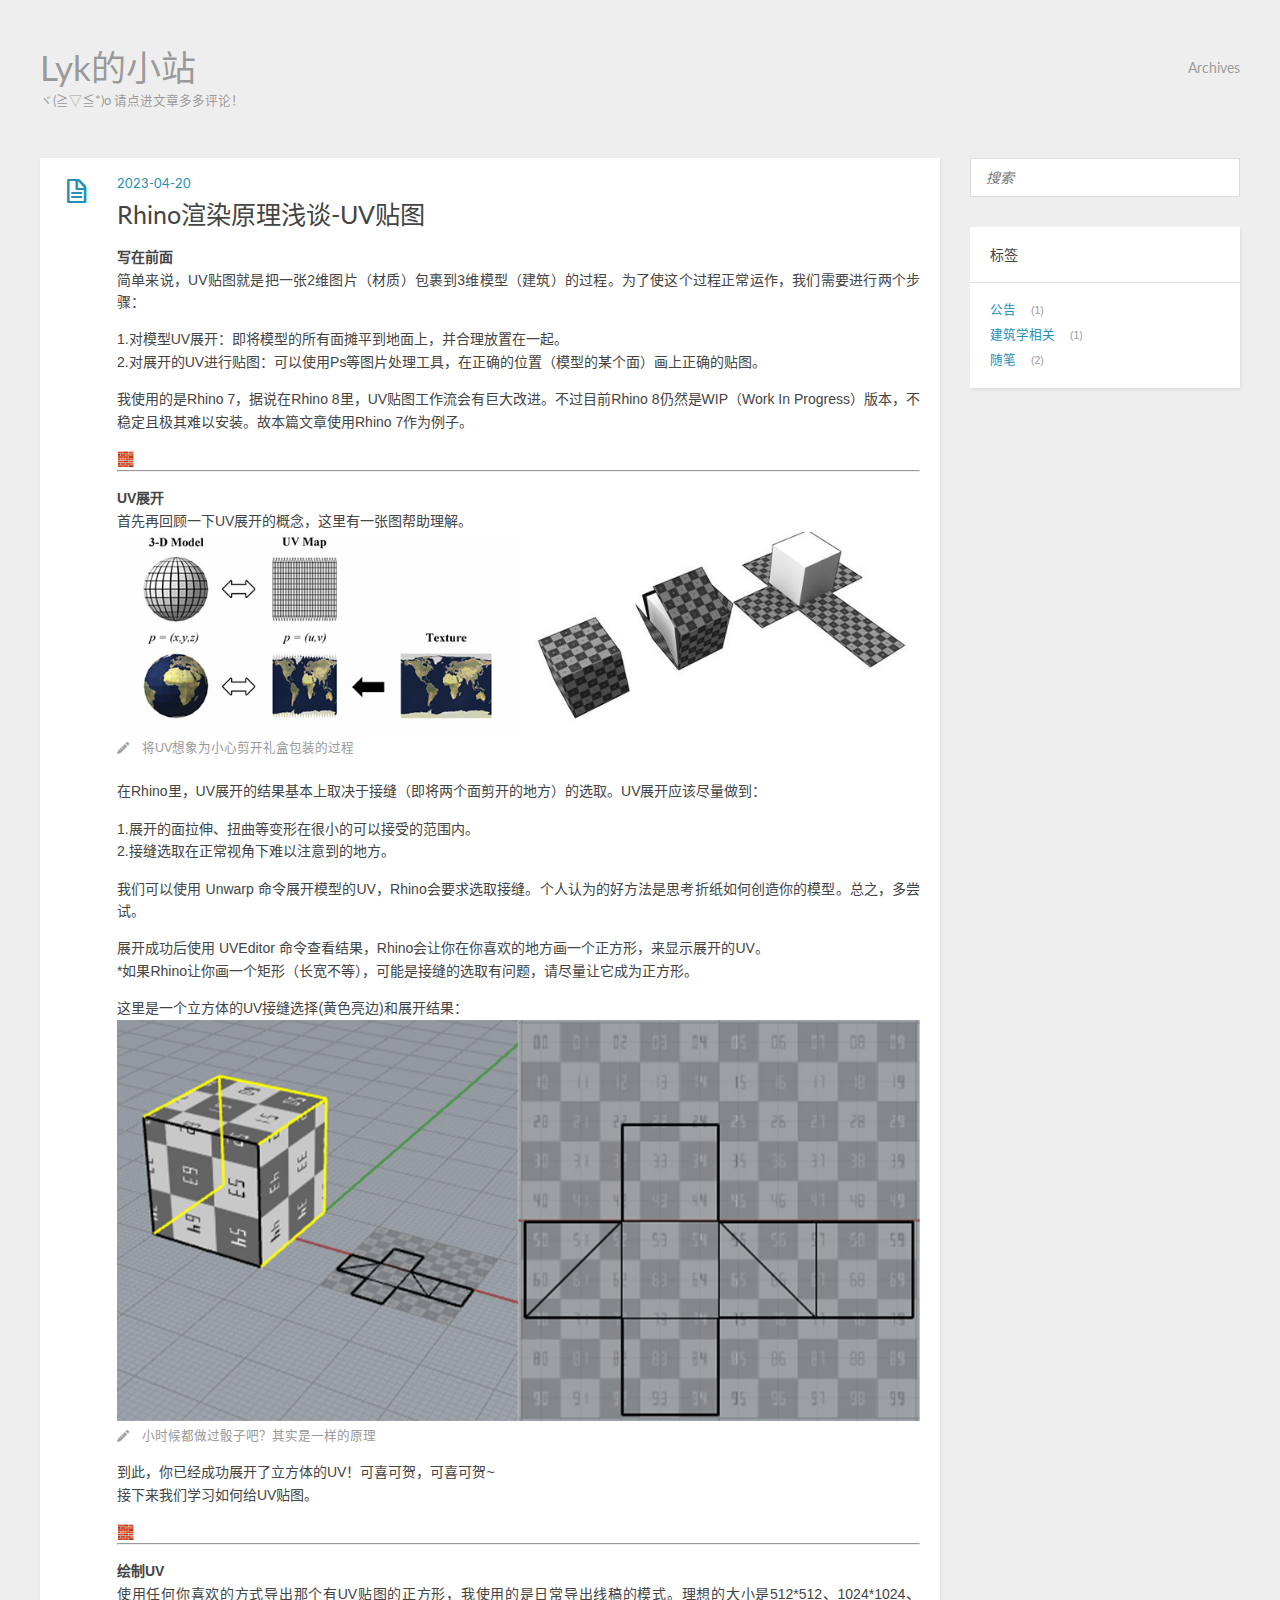
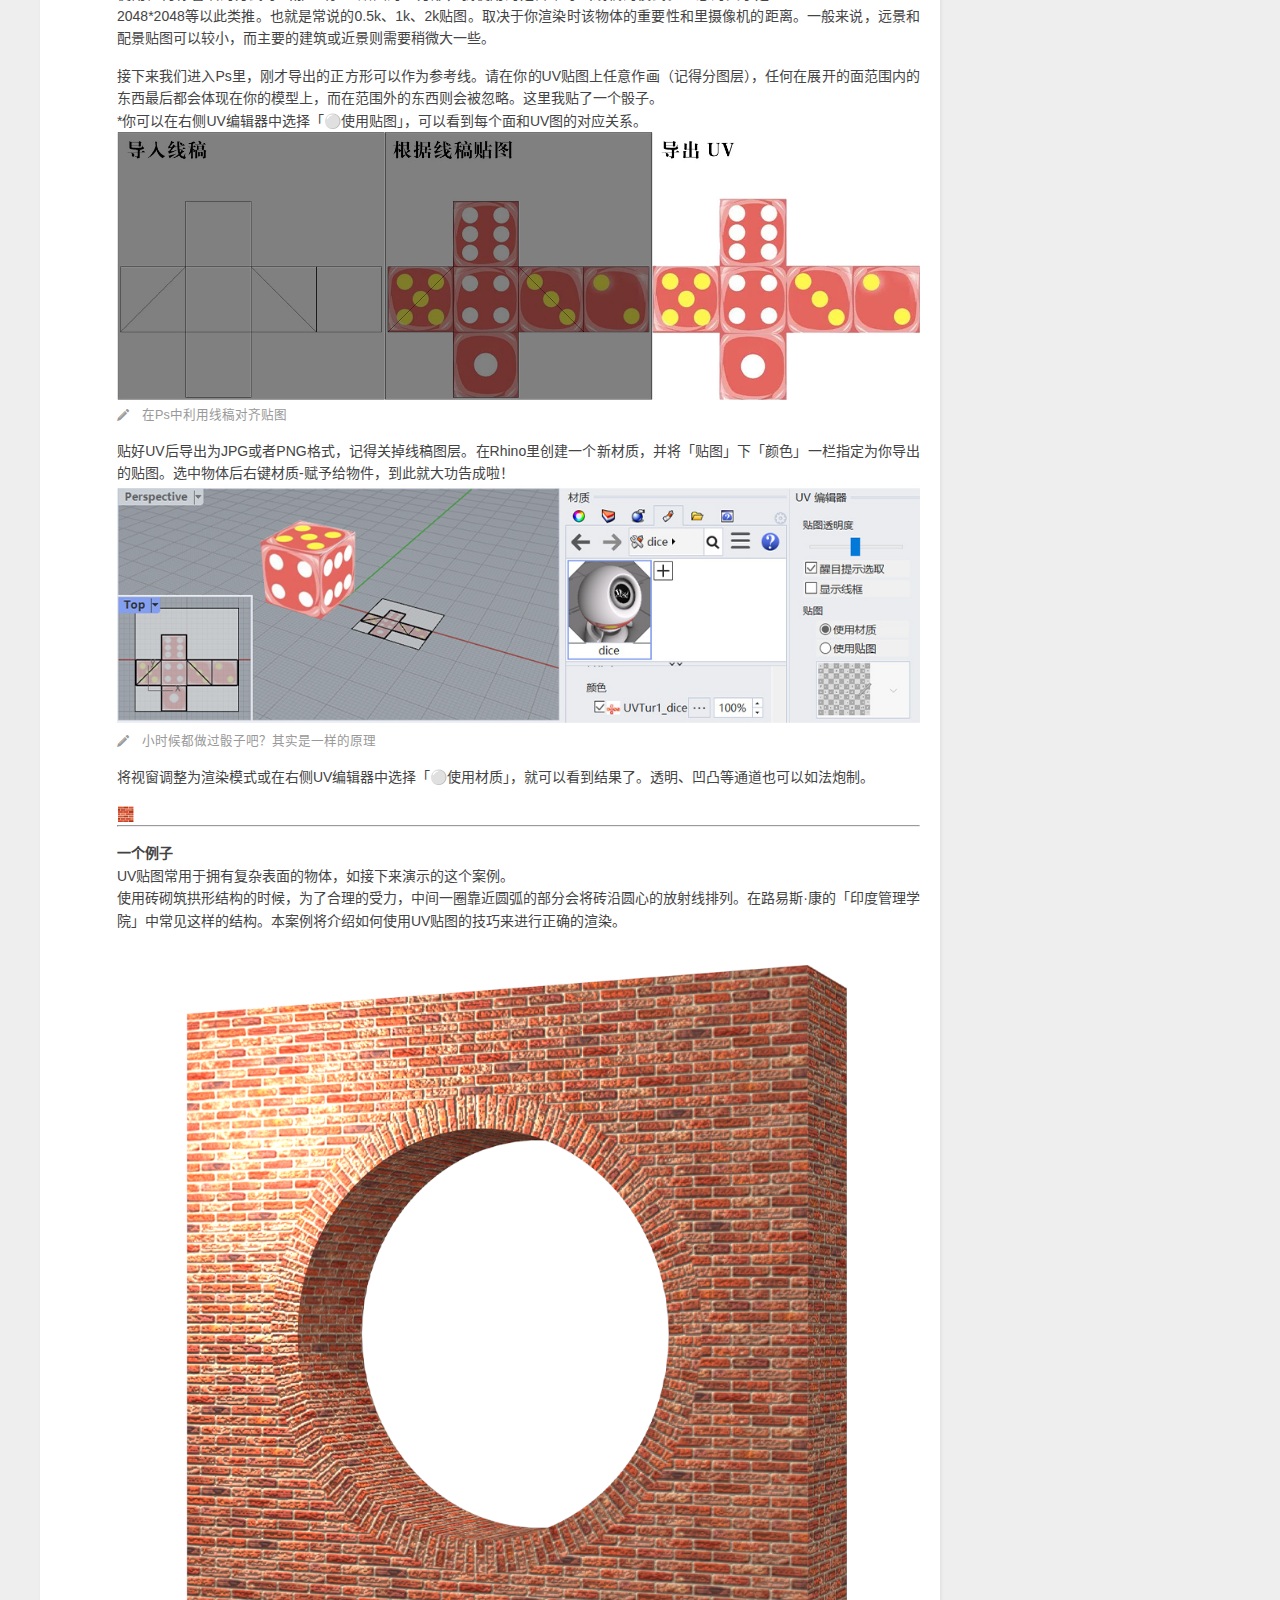
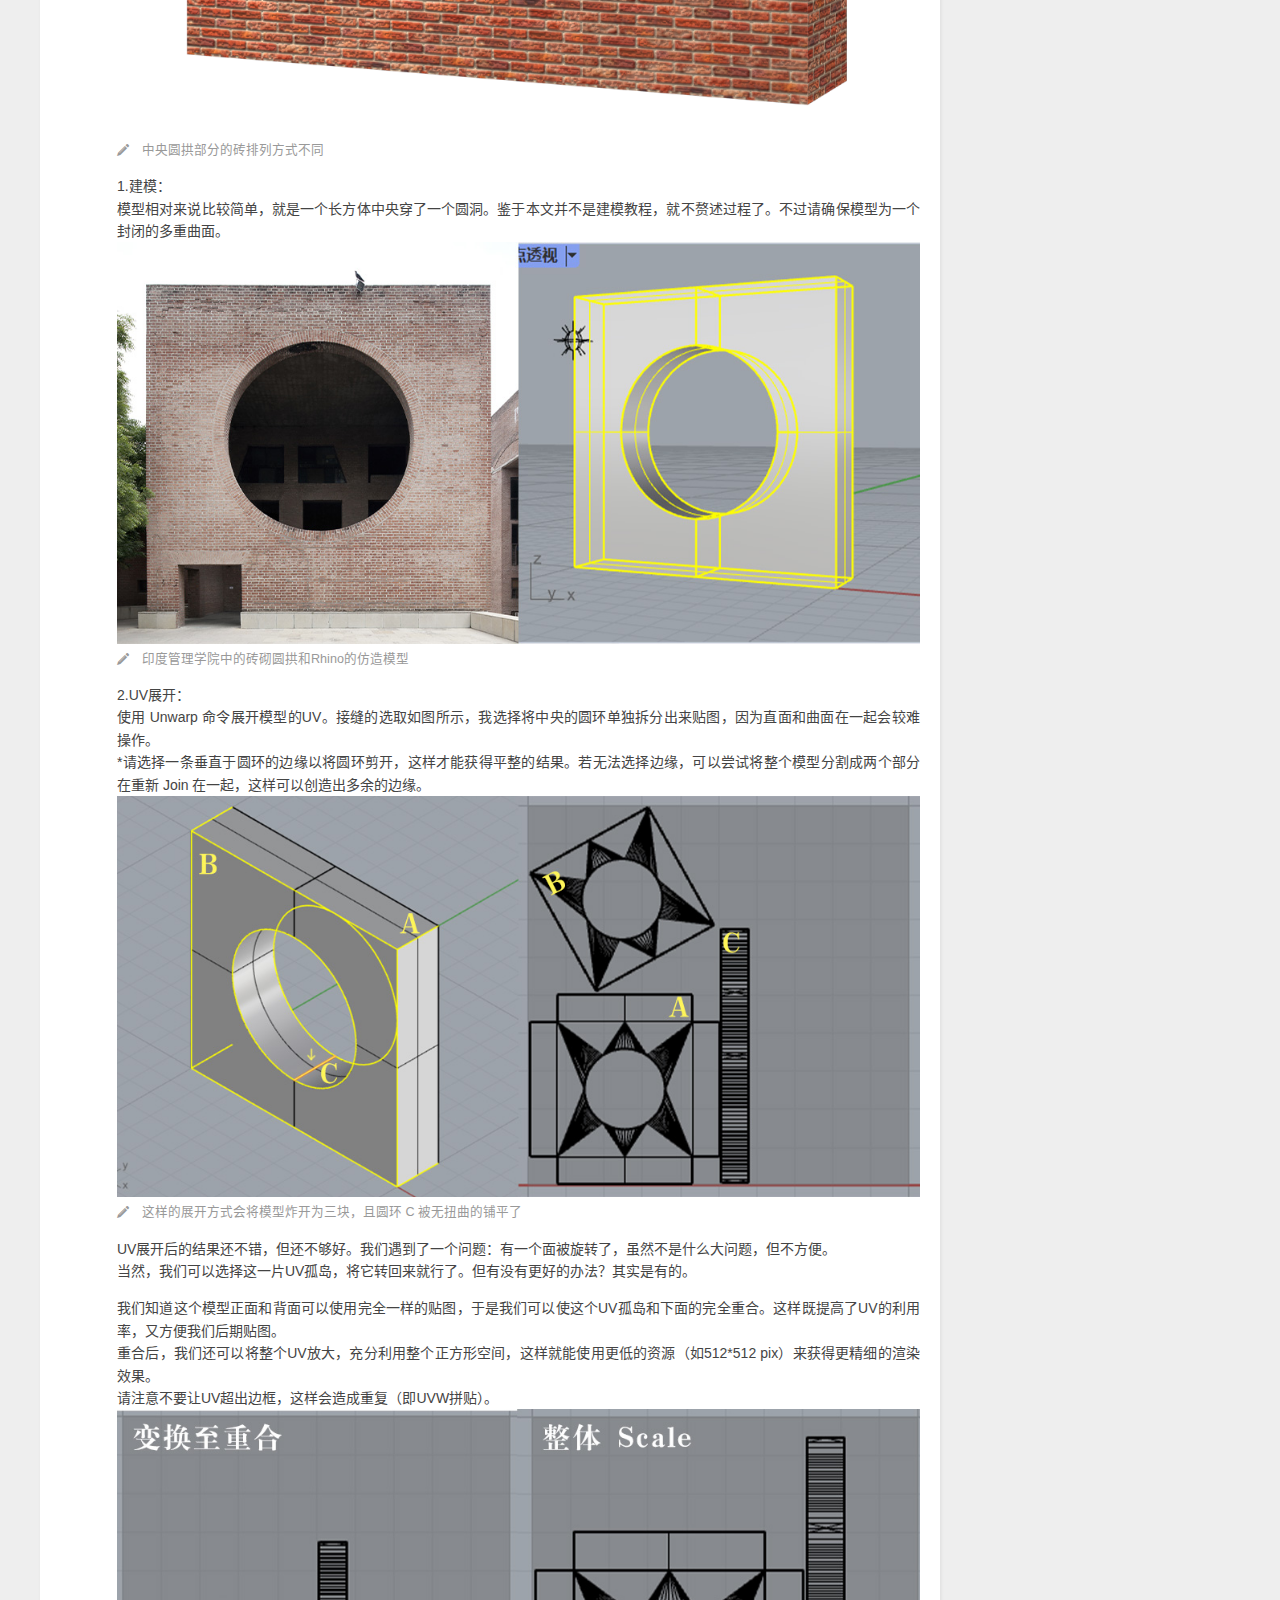
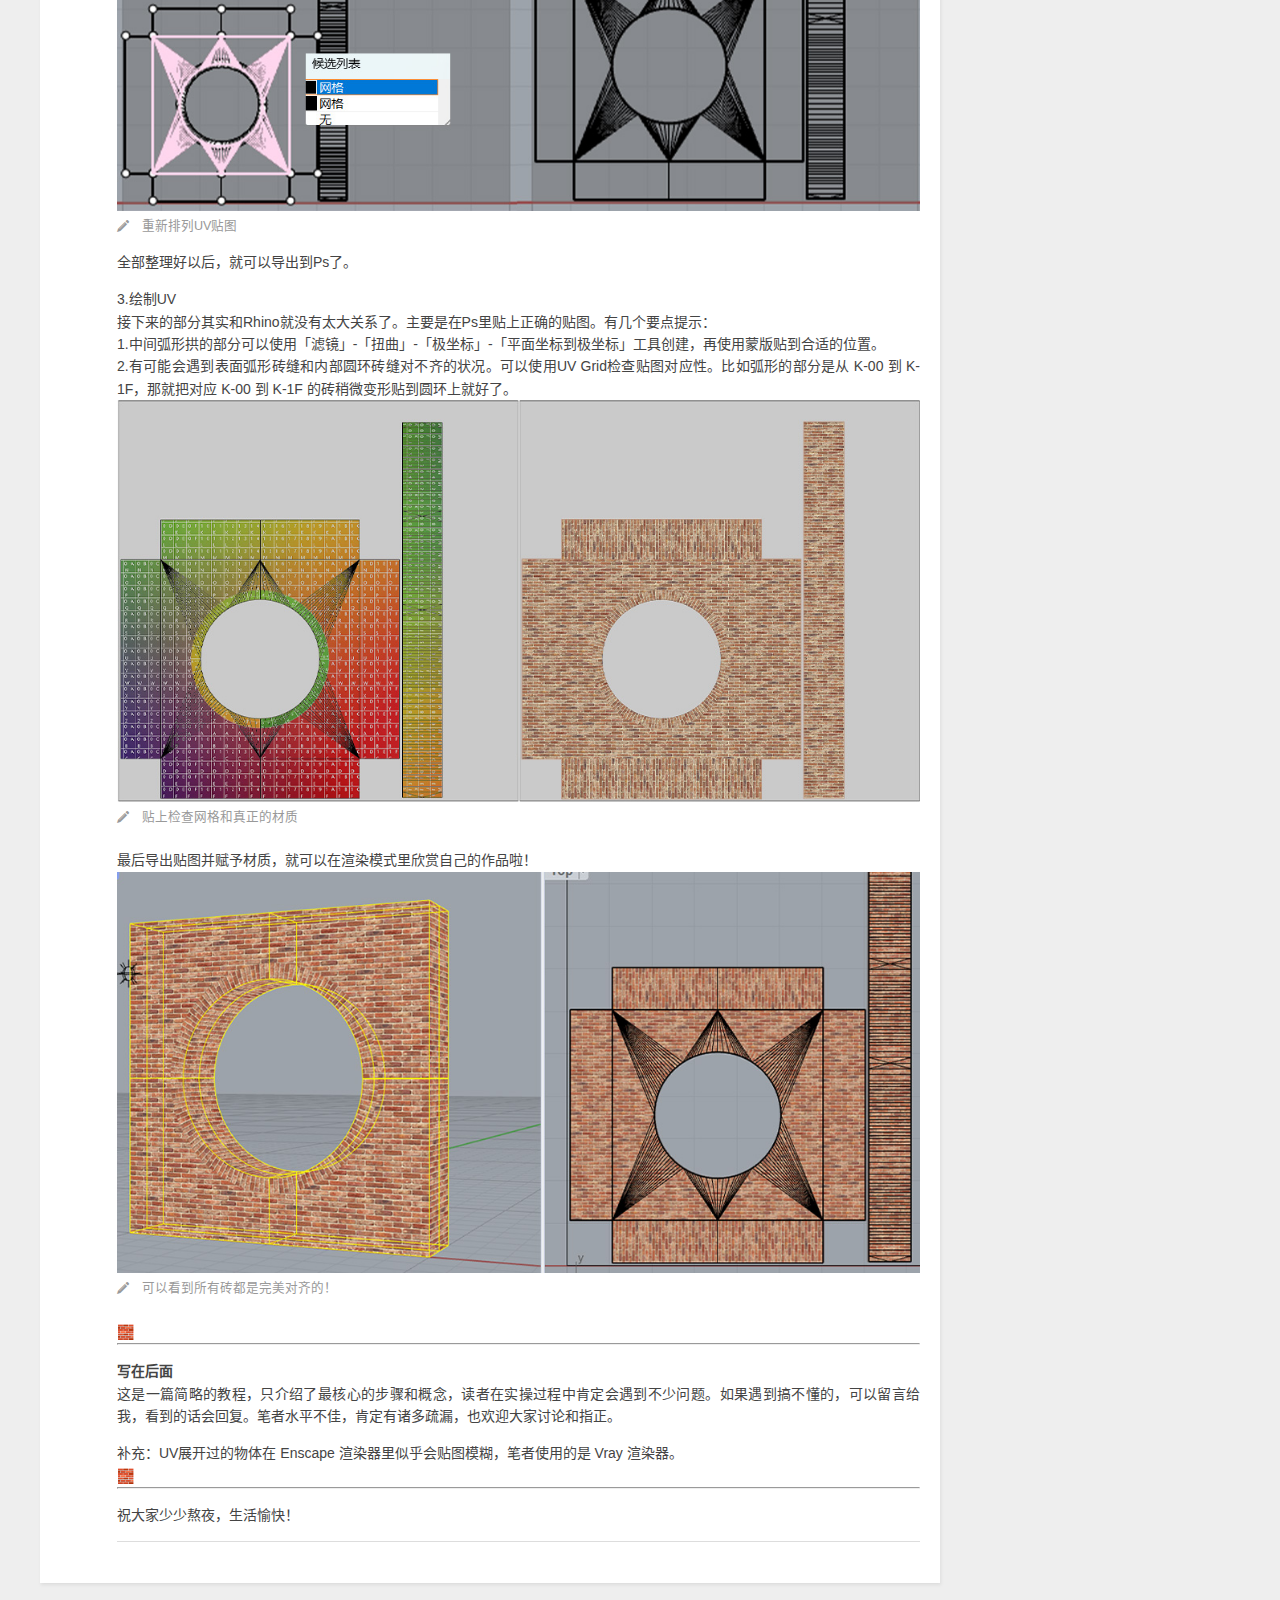
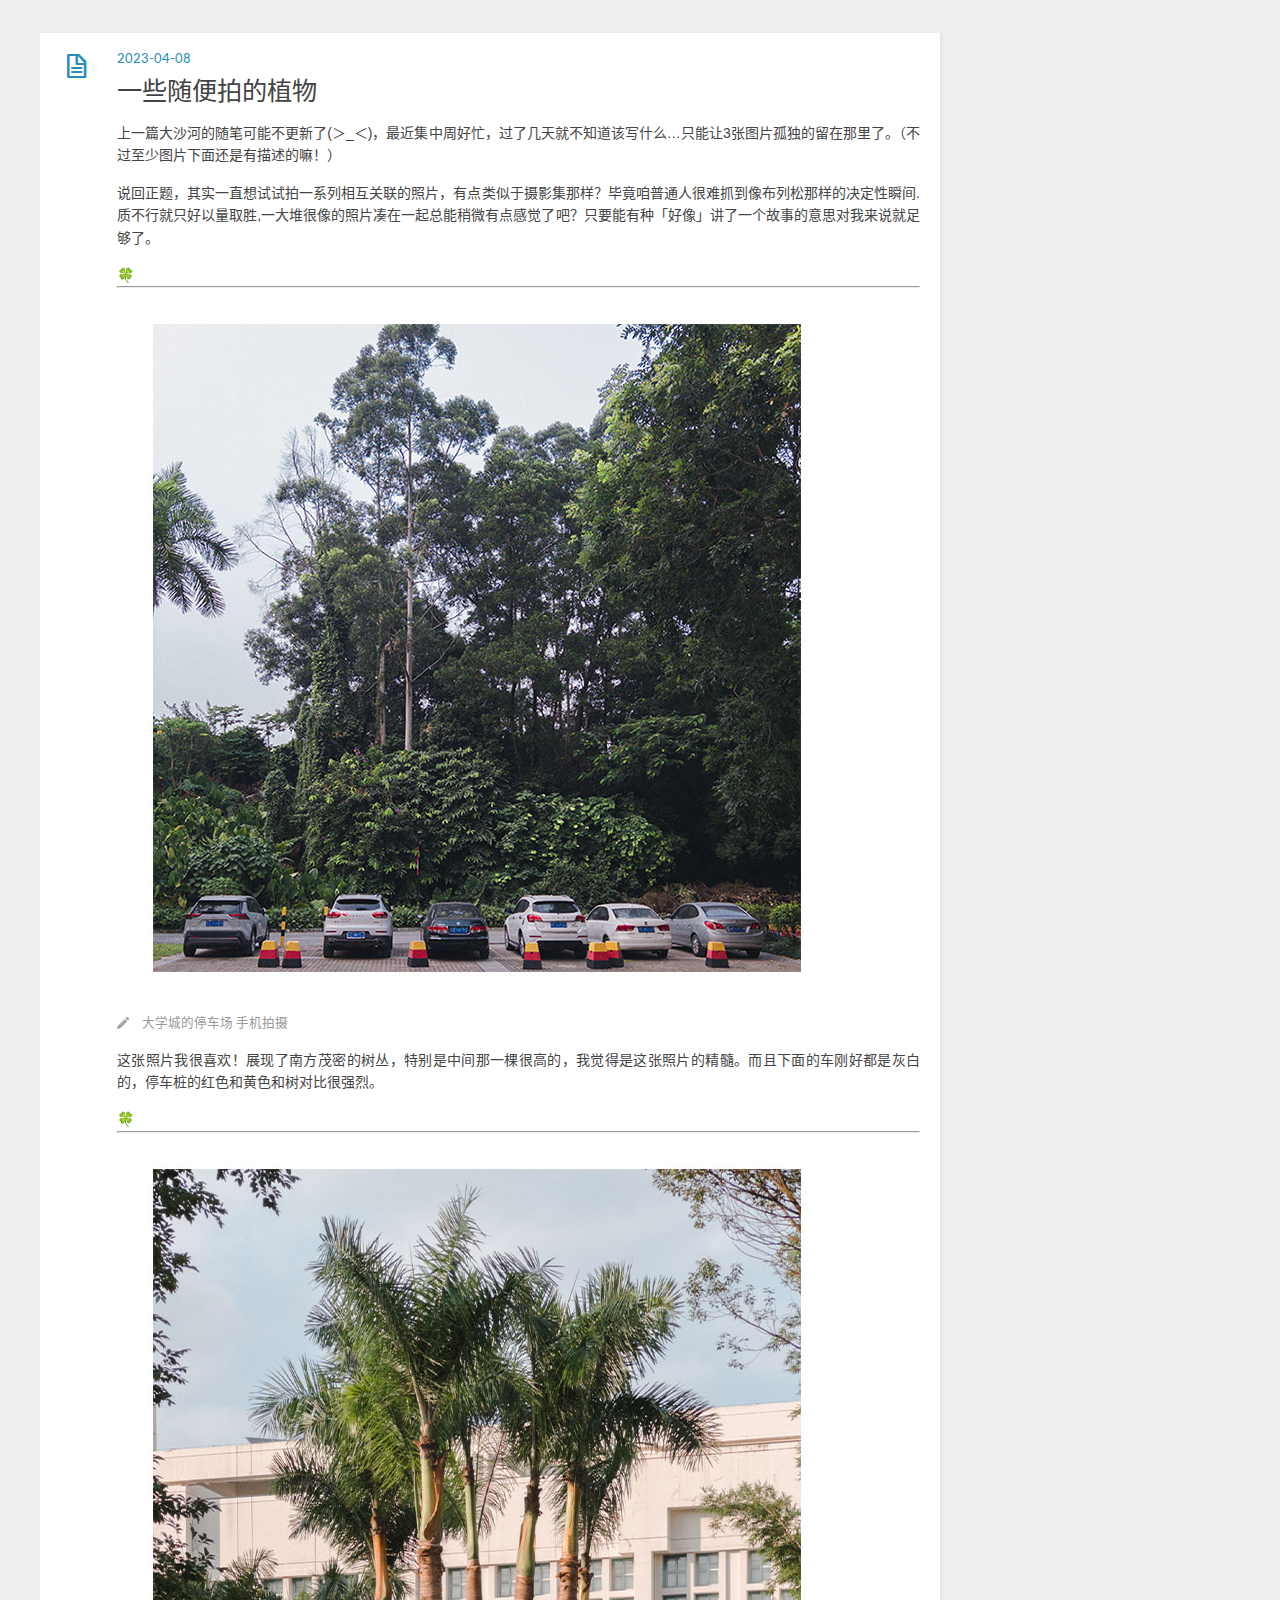
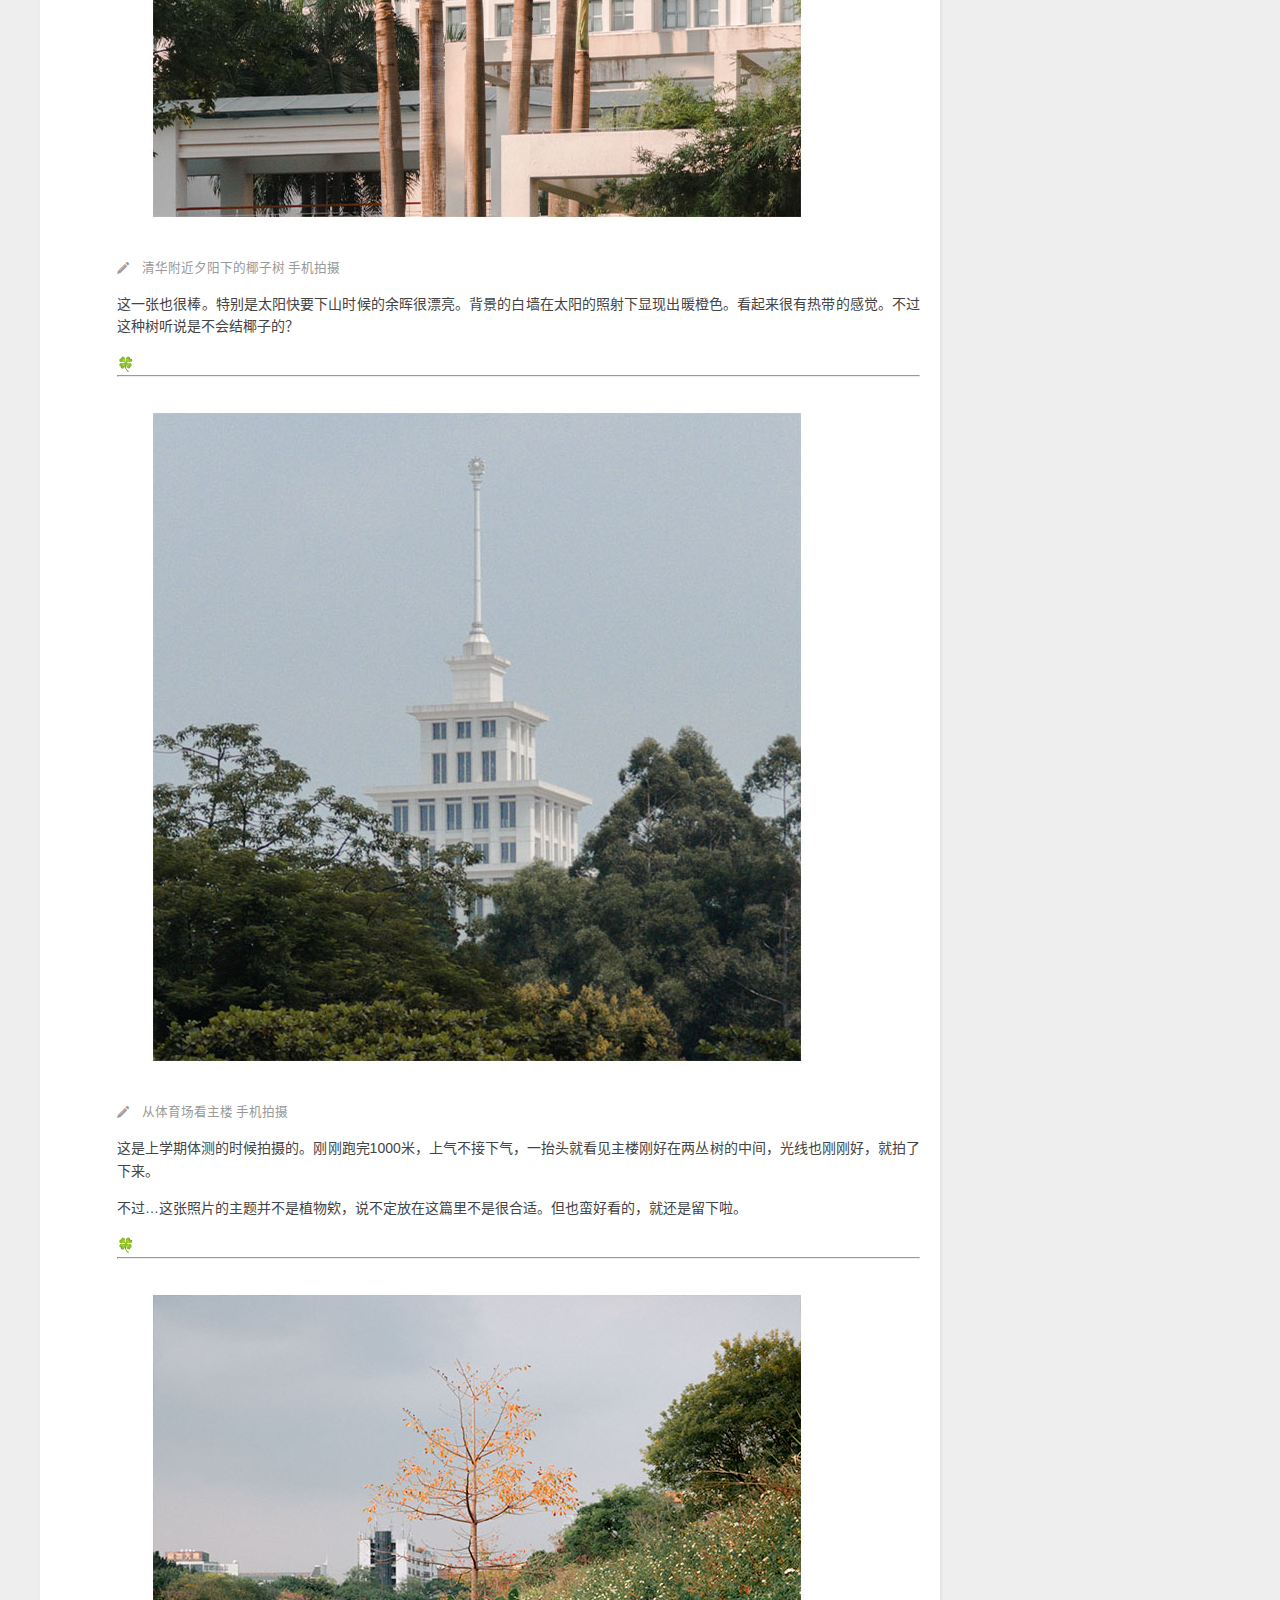
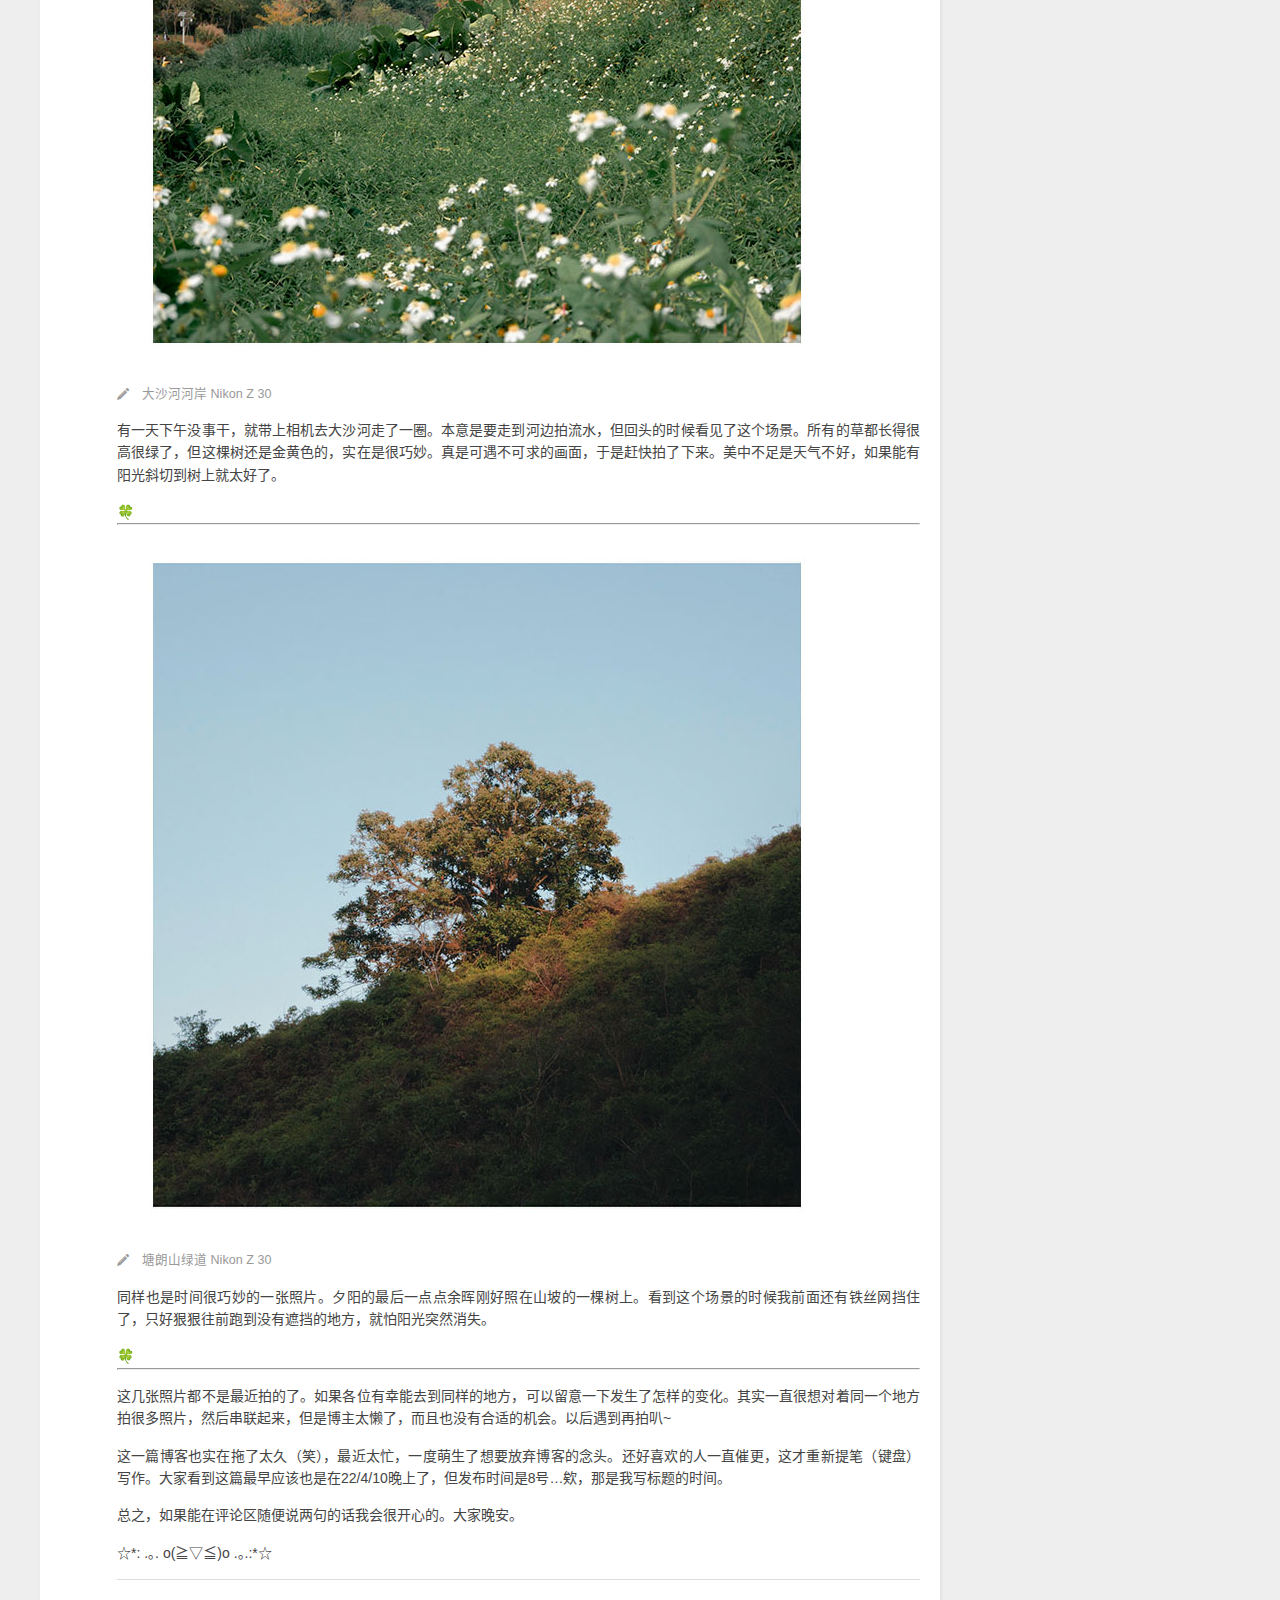
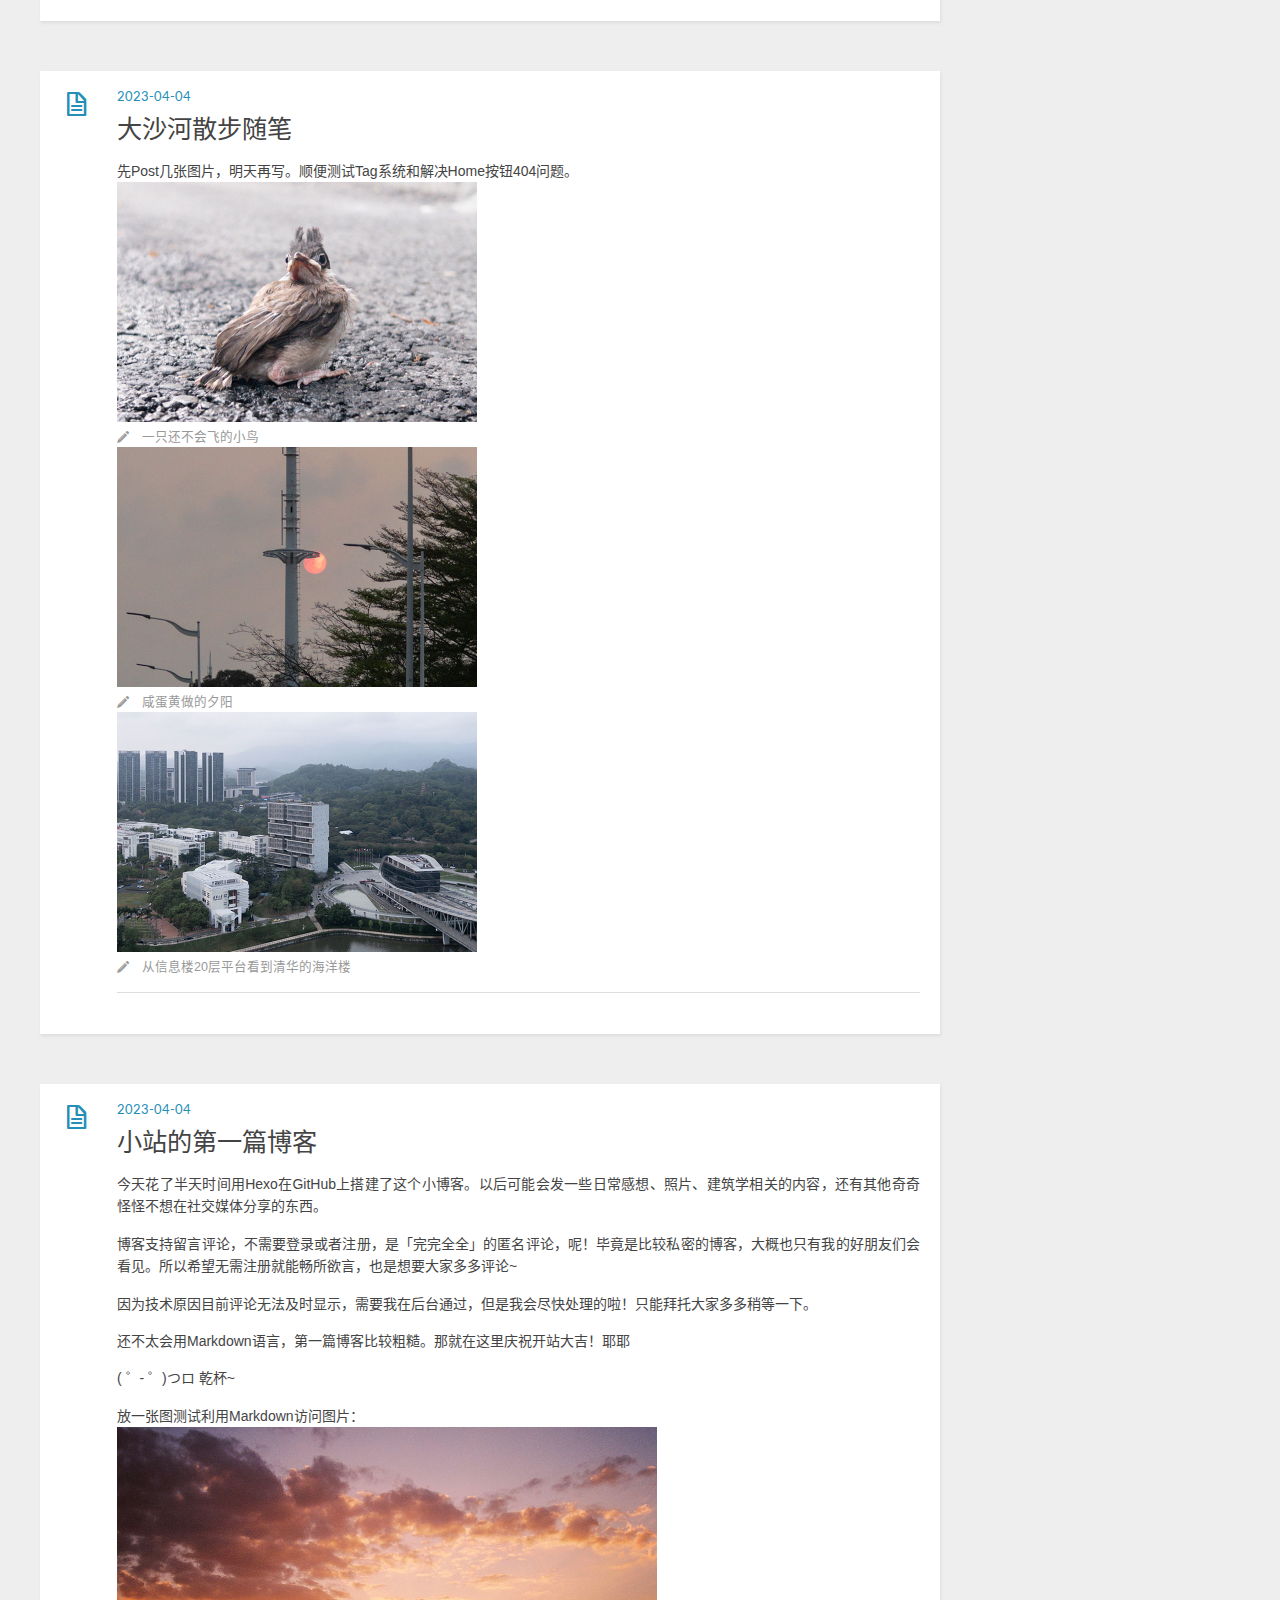
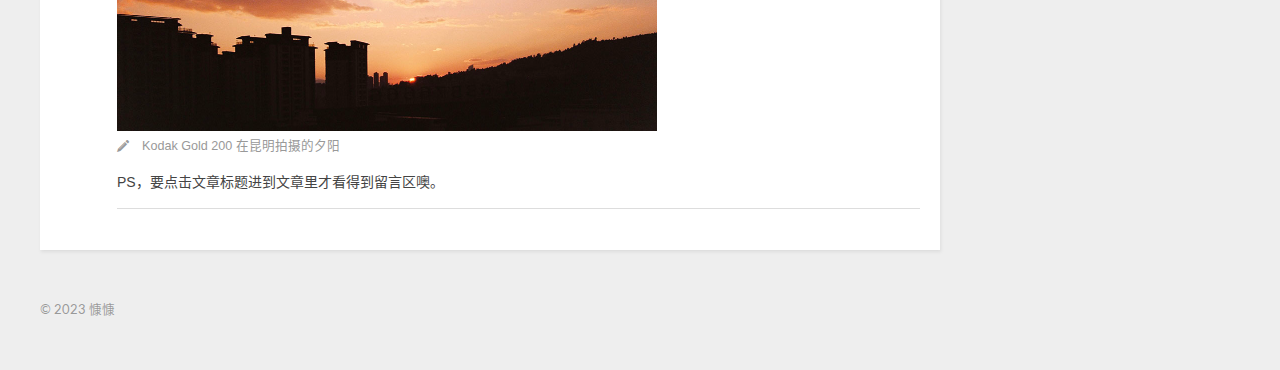
<file: index.html>
<!DOCTYPE HTML>
<html lang="zh-CN">
<head>
  <meta charset="utf-8">
  
  <title>Lyk的小站</title>
  <meta name="author" content="慷慷">
  
  <meta name="viewport" content="width=device-width, initial-scale=1, maximum-scale=1">

  
  <meta property="og:site_name" content="Lyk的小站"/>

  
    <meta property="og:image" content=""/>
  

  <link rel="shortcut icon" href="/favicon.png">
  
  
<link rel="stylesheet" href="/css/style.css">

  <!--[if lt IE 9]><script src="https://cdn.jsdelivr.net/npm/html5shiv@3.7.3/dist/html5shiv.min.js"></script><![endif]-->
  

<meta name="generator" content="Hexo 6.3.0"></head>


<body>
  <header id="header" class="inner"><div class="alignleft">
  <h1><a href="/">Lyk的小站</a></h1>
  <h2><a href="/">ヾ(≧▽≦*)o 请点进文章多多评论！</a></h2>
</div>
<nav id="main-nav" class="alignright">
  <ul>
    
      <li><a href="/archives">Archives</a></li>
    
  </ul>
  <div class="clearfix"></div>
</nav>
<div class="clearfix"></div>
</header>
  <div id="content" class="inner">
    <div id="main-col" class="alignleft"><div id="wrapper">
  <article id="post-Rhino渲染原理浅谈-1-UV贴图" class="h-entry post" itemprop="blogPost" itemscope itemtype="https://schema.org/BlogPosting">
  
  <div class="post-content">
    <header>
      
        <div class="icon"></div>
        <time class="dt-published" datetime="2023-04-20T11:02:54.000Z"><a href="/2023/04/20/Rhino%E6%B8%B2%E6%9F%93%E5%8E%9F%E7%90%86%E6%B5%85%E8%B0%88-1-UV%E8%B4%B4%E5%9B%BE/">2023-04-20</a></time>
      
      
  
    <h1 class="title"><a href="/2023/04/20/Rhino%E6%B8%B2%E6%9F%93%E5%8E%9F%E7%90%86%E6%B5%85%E8%B0%88-1-UV%E8%B4%B4%E5%9B%BE/">Rhino渲染原理浅谈-UV贴图</a></h1>
  

    </header>
    <div class="e-content entry" itemprop="articleBody">
      
        <p><strong>写在前面</strong><br>简单来说，UV贴图就是把一张2维图片（材质）包裹到3维模型（建筑）的过程。为了使这个过程正常运作，我们需要进行两个步骤：</p>
<p>1.对模型UV展开：即将模型的所有面摊平到地面上，并合理放置在一起。<br>2.对展开的UV进行贴图：可以使用Ps等图片处理工具，在正确的位置（模型的某个面）画上正确的贴图。</p>
<p>我使用的是Rhino 7，据说在Rhino 8里，UV贴图工作流会有巨大改进。不过目前Rhino 8仍然是WIP（Work In Progress）版本，不稳定且极其难以安装。故本篇文章使用Rhino 7作为例子。</p>
<p>🧱</p>
<hr>
<p><strong>UV展开</strong><br>首先再回顾一下UV展开的概念，这里有一张图帮助理解。<br><img src="/images/UV1.jpg" alt="将UV想象为小心剪开礼盒包装的过程" width="1000" height="250" align="middle" /><br>在Rhino里，UV展开的结果基本上取决于接缝（即将两个面剪开的地方）的选取。UV展开应该尽量做到：</p>
<p>1.展开的面拉伸、扭曲等变形在很小的可以接受的范围内。<br>2.接缝选取在正常视角下难以注意到的地方。</p>
<p>我们可以使用 Unwarp 命令展开模型的UV，Rhino会要求选取接缝。个人认为的好方法是思考折纸如何创造你的模型。总之，多尝试。</p>
<p>展开成功后使用 UVEditor 命令查看结果，Rhino会让你在你喜欢的地方画一个正方形，来显示展开的UV。<br>*如果Rhino让你画一个矩形（长宽不等），可能是接缝的选取有问题，请尽量让它成为正方形。</p>
<p>这里是一个立方体的UV接缝选择(黄色亮边)和展开结果：<br><img src="/images/UV2.jpg" alt="小时候都做过骰子吧？其实是一样的原理" width="1000" height="500" align="middle" /></p>
<p>到此，你已经成功展开了立方体的UV！可喜可贺，可喜可贺~<br>接下来我们学习如何给UV贴图。</p>
<p>🧱</p>
<hr>
<p><strong>绘制UV</strong><br>使用任何你喜欢的方式导出那个有UV贴图的正方形，我使用的是日常导出线稿的模式。理想的大小是512*512、1024*1024、2048*2048等以此类推。也就是常说的0.5k、1k、2k贴图。取决于你渲染时该物体的重要性和里摄像机的距离。一般来说，远景和配景贴图可以较小，而主要的建筑或近景则需要稍微大一些。</p>
<p>接下来我们进入Ps里，刚才导出的正方形可以作为参考线。请在你的UV贴图上任意作画（记得分图层），任何在展开的面范围内的东西最后都会体现在你的模型上，而在范围外的东西则会被忽略。这里我贴了一个骰子。<br>*你可以在右侧UV编辑器中选择「⚪使用贴图」，可以看到每个面和UV图的对应关系。<br><img src="/images/UV3.jpg" alt="在Ps中利用线稿对齐贴图" width="1500" height="500" align="middle" /></p>
<p>贴好UV后导出为JPG或者PNG格式，记得关掉线稿图层。在Rhino里创建一个新材质，并将「贴图」下「颜色」一栏指定为你导出的贴图。选中物体后右键材质-赋予给物件，到此就大功告成啦！<br><img src="/images/UV4.jpg" alt="小时候都做过骰子吧？其实是一样的原理" width="1000" height="300" align="middle" /></p>
<p>将视窗调整为渲染模式或在右侧UV编辑器中选择「⚪使用材质」，就可以看到结果了。透明、凹凸等通道也可以如法炮制。</p>
<p>🧱</p>
<hr>
<p><strong>一个例子</strong><br>UV贴图常用于拥有复杂表面的物体，如接下来演示的这个案例。<br>使用砖砌筑拱形结构的时候，为了合理的受力，中间一圈靠近圆弧的部分会将砖沿圆心的放射线排列。在路易斯·康的「印度管理学院」中常见这样的结构。本案例将介绍如何使用UV贴图的技巧来进行正确的渲染。<br><img src="/images/UV0.png" alt="中央圆拱部分的砖排列方式不同" width="1024" height="1024" align="middle" /></p>
<p>1.建模：<br>模型相对来说比较简单，就是一个长方体中央穿了一个圆洞。鉴于本文并不是建模教程，就不赘述过程了。不过请确保模型为一个封闭的多重曲面。<br><img src="/images/UV5.jpg" alt="印度管理学院中的砖砌圆拱和Rhino的仿造模型" width="1000" height="500" align="middle" /></p>
<p>2.UV展开：<br>使用 Unwarp 命令展开模型的UV。接缝的选取如图所示，我选择将中央的圆环单独拆分出来贴图，因为直面和曲面在一起会较难操作。<br>*请选择一条垂直于圆环的边缘以将圆环剪开，这样才能获得平整的结果。若无法选择边缘，可以尝试将整个模型分割成两个部分在重新 Join 在一起，这样可以创造出多余的边缘。<br><img src="/images/UV6.jpg" alt="这样的展开方式会将模型炸开为三块，且圆环 C 被无扭曲的铺平了" width="1000" height="500" align="middle" /></p>
<p>UV展开后的结果还不错，但还不够好。我们遇到了一个问题：有一个面被旋转了，虽然不是什么大问题，但不方便。<br>当然，我们可以选择这一片UV孤岛，将它转回来就行了。但有没有更好的办法？其实是有的。</p>
<p>我们知道这个模型正面和背面可以使用完全一样的贴图，于是我们可以使这个UV孤岛和下面的完全重合。这样既提高了UV的利用率，又方便我们后期贴图。<br>重合后，我们还可以将整个UV放大，充分利用整个正方形空间，这样就能使用更低的资源（如512*512 pix）来获得更精细的渲染效果。<br>请注意不要让UV超出边框，这样会造成重复（即UVW拼贴）。</p>
<img src="/images/UV7.jpg" alt="重新排列UV贴图" width="1000" height="500" align="middle" />

<p>全部整理好以后，就可以导出到Ps了。</p>
<p>3.绘制UV<br>接下来的部分其实和Rhino就没有太大关系了。主要是在Ps里贴上正确的贴图。有几个要点提示：<br>1.中间弧形拱的部分可以使用「滤镜」-「扭曲」-「极坐标」-「平面坐标到极坐标」工具创建，再使用蒙版贴到合适的位置。<br>2.有可能会遇到表面弧形砖缝和内部圆环砖缝对不齐的状况。可以使用UV Grid检查贴图对应性。比如弧形的部分是从 K-00 到 K-1F，那就把对应 K-00 到 K-1F 的砖稍微变形贴到圆环上就好了。<br><img src="/images/UV8.jpg" alt="贴上检查网格和真正的材质" width="1000" height="500" align="middle" /><br>最后导出贴图并赋予材质，就可以在渲染模式里欣赏自己的作品啦！<br><img src="/images/UV9.jpg" alt="可以看到所有砖都是完美对齐的！" width="1000" height="500" align="middle" /><br>🧱</p>
<hr>
<p><strong>写在后面</strong><br>这是一篇简略的教程，只介绍了最核心的步骤和概念，读者在实操过程中肯定会遇到不少问题。如果遇到搞不懂的，可以留言给我，看到的话会回复。笔者水平不佳，肯定有诸多疏漏，也欢迎大家讨论和指正。</p>
<p>补充：UV展开过的物体在 Enscape 渲染器里似乎会贴图模糊，笔者使用的是 Vray 渲染器。<br>🧱</p>
<hr>
<p>祝大家少少熬夜，生活愉快！</p>

      
    </div>
    <footer>
      
        
        
      
      <div class="clearfix"></div>
    </footer>
  </div>
</article>




  <article id="post-一些随便拍的植物" class="h-entry post" itemprop="blogPost" itemscope itemtype="https://schema.org/BlogPosting">
  
  <div class="post-content">
    <header>
      
        <div class="icon"></div>
        <time class="dt-published" datetime="2023-04-08T10:37:23.000Z"><a href="/2023/04/08/%E4%B8%80%E4%BA%9B%E9%9A%8F%E4%BE%BF%E6%8B%8D%E7%9A%84%E6%A4%8D%E7%89%A9/">2023-04-08</a></time>
      
      
  
    <h1 class="title"><a href="/2023/04/08/%E4%B8%80%E4%BA%9B%E9%9A%8F%E4%BE%BF%E6%8B%8D%E7%9A%84%E6%A4%8D%E7%89%A9/">一些随便拍的植物</a></h1>
  

    </header>
    <div class="e-content entry" itemprop="articleBody">
      
        <p>上一篇大沙河的随笔可能不更新了(＞_＜)，最近集中周好忙，过了几天就不知道该写什么…只能让3张图片孤独的留在那里了。（不过至少图片下面还是有描述的嘛！）</p>
<p>说回正题，其实一直想试试拍一系列相互关联的照片，有点类似于摄影集那样？毕竟咱普通人很难抓到像布列松那样的决定性瞬间.质不行就只好以量取胜,一大堆很像的照片凑在一起总能稍微有点感觉了吧？只要能有种「好像」讲了一个故事的意思对我来说就足够了。</p>
<p>🍀</p>
<hr>
<img src="/images/0408_1.jpg" alt="大学城的停车场 手机拍摄" width="720" height="720" align="middle" />

<p>这张照片我很喜欢！展现了南方茂密的树丛，特别是中间那一棵很高的，我觉得是这张照片的精髓。而且下面的车刚好都是灰白的，停车桩的红色和黄色和树对比很强烈。</p>
<p>🍀</p>
<hr>
<img src="/images/0408_2.jpg" alt="清华附近夕阳下的椰子树 手机拍摄" width="720" height="720" align="middle" />

<p>这一张也很棒。特别是太阳快要下山时候的余晖很漂亮。背景的白墙在太阳的照射下显现出暖橙色。看起来很有热带的感觉。不过这种树听说是不会结椰子的？</p>
<p>🍀</p>
<hr>
<img src="/images/0408_3.jpg" alt="从体育场看主楼 手机拍摄" width="720" height="720" align="middle" />

<p>这是上学期体测的时候拍摄的。刚刚跑完1000米，上气不接下气，一抬头就看见主楼刚好在两丛树的中间，光线也刚刚好，就拍了下来。</p>
<p>不过…这张照片的主题并不是植物欸，说不定放在这篇里不是很合适。但也蛮好看的，就还是留下啦。</p>
<p>🍀</p>
<hr>
<img src="/images/0408_5.jpg" alt="大沙河河岸 Nikon Z 30" width="720" height="720" align="middle" />

<p>有一天下午没事干，就带上相机去大沙河走了一圈。本意是要走到河边拍流水，但回头的时候看见了这个场景。所有的草都长得很高很绿了，但这棵树还是金黄色的，实在是很巧妙。真是可遇不可求的画面，于是赶快拍了下来。美中不足是天气不好，如果能有阳光斜切到树上就太好了。</p>
<p>🍀</p>
<hr>
<img src="/images/0408_6.jpg" alt="塘朗山绿道 Nikon Z 30" width="720" height="720" align="middle" />

<p>同样也是时间很巧妙的一张照片。夕阳的最后一点点余晖刚好照在山坡的一棵树上。看到这个场景的时候我前面还有铁丝网挡住了，只好狠狠往前跑到没有遮挡的地方，就怕阳光突然消失。</p>
<p>🍀</p>
<hr>
<p>这几张照片都不是最近拍的了。如果各位有幸能去到同样的地方，可以留意一下发生了怎样的变化。其实一直很想对着同一个地方拍很多照片，然后串联起来，但是博主太懒了，而且也没有合适的机会。以后遇到再拍叭~</p>
<p>这一篇博客也实在拖了太久（笑），最近太忙，一度萌生了想要放弃博客的念头。还好喜欢的人一直催更，这才重新提笔（键盘）写作。大家看到这篇最早应该也是在22&#x2F;4&#x2F;10晚上了，但发布时间是8号…欸，那是我写标题的时间。</p>
<p>总之，如果能在评论区随便说两句的话我会很开心的。大家晚安。</p>
<p>☆*: .｡. o(≧▽≦)o .｡.:*☆</p>

      
    </div>
    <footer>
      
        
        
      
      <div class="clearfix"></div>
    </footer>
  </div>
</article>




  <article id="post-大沙河散步随笔" class="h-entry post" itemprop="blogPost" itemscope itemtype="https://schema.org/BlogPosting">
  
  <div class="post-content">
    <header>
      
        <div class="icon"></div>
        <time class="dt-published" datetime="2023-04-04T13:15:57.000Z"><a href="/2023/04/04/%E5%A4%A7%E6%B2%99%E6%B2%B3%E6%95%A3%E6%AD%A5%E9%9A%8F%E7%AC%94/">2023-04-04</a></time>
      
      
  
    <h1 class="title"><a href="/2023/04/04/%E5%A4%A7%E6%B2%99%E6%B2%B3%E6%95%A3%E6%AD%A5%E9%9A%8F%E7%AC%94/">大沙河散步随笔</a></h1>
  

    </header>
    <div class="e-content entry" itemprop="articleBody">
      
        <p>先Post几张图片，明天再写。顺便测试Tag系统和解决Home按钮404问题。<br><img src="/images/0404_1.jpg" alt="一只还不会飞的小鸟" width="360" height="240" align="middle" /></p>
<img src="/images/0404_2.jpg" alt="咸蛋黄做的夕阳" width="360" height="240" align="middle" />

<img src="/images/0404_3.jpg" alt="从信息楼20层平台看到清华的海洋楼" width="360" height="240" align="middle" />
      
    </div>
    <footer>
      
        
        
      
      <div class="clearfix"></div>
    </footer>
  </div>
</article>




  <article id="post-小站的第一篇博客" class="h-entry post" itemprop="blogPost" itemscope itemtype="https://schema.org/BlogPosting">
  
  <div class="post-content">
    <header>
      
        <div class="icon"></div>
        <time class="dt-published" datetime="2023-04-04T08:40:36.000Z"><a href="/2023/04/04/%E5%B0%8F%E7%AB%99%E7%9A%84%E7%AC%AC%E4%B8%80%E7%AF%87%E5%8D%9A%E5%AE%A2/">2023-04-04</a></time>
      
      
  
    <h1 class="title"><a href="/2023/04/04/%E5%B0%8F%E7%AB%99%E7%9A%84%E7%AC%AC%E4%B8%80%E7%AF%87%E5%8D%9A%E5%AE%A2/">小站的第一篇博客</a></h1>
  

    </header>
    <div class="e-content entry" itemprop="articleBody">
      
        <p>今天花了半天时间用Hexo在GitHub上搭建了这个小博客。以后可能会发一些日常感想、照片、建筑学相关的内容，还有其他奇奇怪怪不想在社交媒体分享的东西。</p>
<p>博客支持留言评论，不需要登录或者注册，是「完完全全」的匿名评论，呢！毕竟是比较私密的博客，大概也只有我的好朋友们会看见。所以希望无需注册就能畅所欲言，也是想要大家多多评论~</p>
<p>因为技术原因目前评论无法及时显示，需要我在后台通过，但是我会尽快处理的啦！只能拜托大家多多稍等一下。</p>
<p>还不太会用Markdown语言，第一篇博客比较粗糙。那就在这里庆祝开站大吉！耶耶</p>
<p> ( ゜- ゜)つロ 乾杯~</p>
<p>放一张图测试利用Markdown访问图片：<br><img src="/images/Sunset.jpg" alt="Kodak Gold 200 在昆明拍摄的夕阳" width="540" height="303" align="middle" /></p>
<p>PS，要点击文章标题进到文章里才看得到留言区噢。</p>

      
    </div>
    <footer>
      
        
        
      
      <div class="clearfix"></div>
    </footer>
  </div>
</article>





<nav id="pagination">
  
  
  <div class="clearfix"></div>
</nav></div></div>
    <aside id="sidebar" class="alignright">
  <div class="search">
  <form action="//google.com/search" method="get" accept-charset="utf-8">
    <input type="search" name="q" results="0" placeholder="搜索">
    <input type="hidden" name="as_sitesearch" value="example.com">
  </form>
</div>


  

  
<div class="widget tag">
  <h3 class="title">标签</h3>
  <ul class="entry">
  
    <li><a href="/tags/%E5%85%AC%E5%91%8A/">公告</a><small>1</small></li>
  
    <li><a href="/tags/%E5%BB%BA%E7%AD%91%E5%AD%A6%E7%9B%B8%E5%85%B3/">建筑学相关</a><small>1</small></li>
  
    <li><a href="/tags/%E9%9A%8F%E7%AC%94/">随笔</a><small>2</small></li>
  
  </ul>
</div>

</aside>
    <div class="clearfix"></div>
  </div>
  <footer id="footer" class="inner"><div class="alignleft">
  
  &copy; 2023 慷慷
  
</div>
<div class="clearfix"></div></footer>
  
<script src="/js/jquery-3.4.1.min.js"></script>


<script src="/js/jquery.imagesloaded.min.js"></script>


<script src="/js/gallery.js"></script>





<link rel="stylesheet" href="/fancybox/jquery.fancybox.css">


<script src="/fancybox/jquery.fancybox.pack.js"></script>

<script>
(function($){
  $('.fancybox').fancybox();
})(jQuery);
</script>

</body>
</html>
</file>
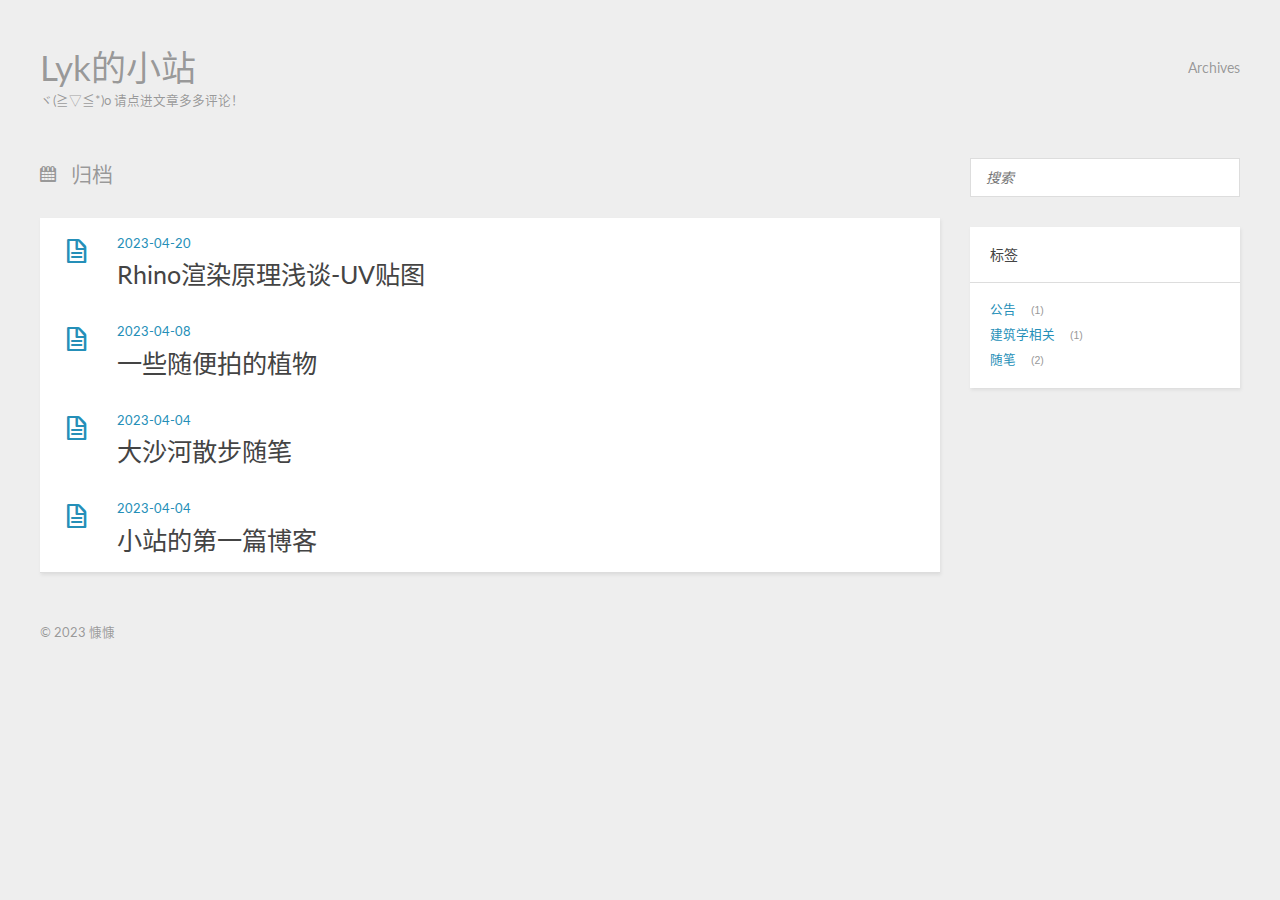
<file: archives/index.html>
<!DOCTYPE HTML>
<html lang="zh-CN">
<head>
  <meta charset="utf-8">
  
  <title>归档 | Lyk的小站</title>
  <meta name="author" content="慷慷">
  
  <meta name="viewport" content="width=device-width, initial-scale=1, maximum-scale=1">

  
  <meta property="og:site_name" content="Lyk的小站"/>

  
    <meta property="og:image" content=""/>
  

  <link rel="shortcut icon" href="/favicon.png">
  
  
<link rel="stylesheet" href="/css/style.css">

  <!--[if lt IE 9]><script src="https://cdn.jsdelivr.net/npm/html5shiv@3.7.3/dist/html5shiv.min.js"></script><![endif]-->
  

<meta name="generator" content="Hexo 6.3.0"></head>


<body>
  <header id="header" class="inner"><div class="alignleft">
  <h1><a href="/">Lyk的小站</a></h1>
  <h2><a href="/">ヾ(≧▽≦*)o 请点进文章多多评论！</a></h2>
</div>
<nav id="main-nav" class="alignright">
  <ul>
    
      <li><a href="/archives">Archives</a></li>
    
  </ul>
  <div class="clearfix"></div>
</nav>
<div class="clearfix"></div>
</header>
  <div id="content" class="inner">
    <div id="main-col" class="alignleft"><div id="wrapper">
<h2 class="archive-title">归档</h2>


  <div class="archive">
    
      <article class="post">
        <div class="post-content">
          <header>
            <div class="icon"></div>
            <time datetime="2023-04-20T11:02:54.000Z"><a href="/2023/04/20/Rhino%E6%B8%B2%E6%9F%93%E5%8E%9F%E7%90%86%E6%B5%85%E8%B0%88-1-UV%E8%B4%B4%E5%9B%BE/">2023-04-20</a></time>
            
              <h1 class="title"><a href="/2023/04/20/Rhino%E6%B8%B2%E6%9F%93%E5%8E%9F%E7%90%86%E6%B5%85%E8%B0%88-1-UV%E8%B4%B4%E5%9B%BE/">Rhino渲染原理浅谈-UV贴图</a></h1>
            
          </header>
        </div>
      </article>
    
      <article class="post">
        <div class="post-content">
          <header>
            <div class="icon"></div>
            <time datetime="2023-04-08T10:37:23.000Z"><a href="/2023/04/08/%E4%B8%80%E4%BA%9B%E9%9A%8F%E4%BE%BF%E6%8B%8D%E7%9A%84%E6%A4%8D%E7%89%A9/">2023-04-08</a></time>
            
              <h1 class="title"><a href="/2023/04/08/%E4%B8%80%E4%BA%9B%E9%9A%8F%E4%BE%BF%E6%8B%8D%E7%9A%84%E6%A4%8D%E7%89%A9/">一些随便拍的植物</a></h1>
            
          </header>
        </div>
      </article>
    
      <article class="post">
        <div class="post-content">
          <header>
            <div class="icon"></div>
            <time datetime="2023-04-04T13:15:57.000Z"><a href="/2023/04/04/%E5%A4%A7%E6%B2%99%E6%B2%B3%E6%95%A3%E6%AD%A5%E9%9A%8F%E7%AC%94/">2023-04-04</a></time>
            
              <h1 class="title"><a href="/2023/04/04/%E5%A4%A7%E6%B2%99%E6%B2%B3%E6%95%A3%E6%AD%A5%E9%9A%8F%E7%AC%94/">大沙河散步随笔</a></h1>
            
          </header>
        </div>
      </article>
    
      <article class="post">
        <div class="post-content">
          <header>
            <div class="icon"></div>
            <time datetime="2023-04-04T08:40:36.000Z"><a href="/2023/04/04/%E5%B0%8F%E7%AB%99%E7%9A%84%E7%AC%AC%E4%B8%80%E7%AF%87%E5%8D%9A%E5%AE%A2/">2023-04-04</a></time>
            
              <h1 class="title"><a href="/2023/04/04/%E5%B0%8F%E7%AB%99%E7%9A%84%E7%AC%AC%E4%B8%80%E7%AF%87%E5%8D%9A%E5%AE%A2/">小站的第一篇博客</a></h1>
            
          </header>
        </div>
      </article>
    
  </div>
</div></div>
    <aside id="sidebar" class="alignright">
  <div class="search">
  <form action="//google.com/search" method="get" accept-charset="utf-8">
    <input type="search" name="q" results="0" placeholder="搜索">
    <input type="hidden" name="as_sitesearch" value="example.com">
  </form>
</div>


  

  
<div class="widget tag">
  <h3 class="title">标签</h3>
  <ul class="entry">
  
    <li><a href="/tags/%E5%85%AC%E5%91%8A/">公告</a><small>1</small></li>
  
    <li><a href="/tags/%E5%BB%BA%E7%AD%91%E5%AD%A6%E7%9B%B8%E5%85%B3/">建筑学相关</a><small>1</small></li>
  
    <li><a href="/tags/%E9%9A%8F%E7%AC%94/">随笔</a><small>2</small></li>
  
  </ul>
</div>

</aside>
    <div class="clearfix"></div>
  </div>
  <footer id="footer" class="inner"><div class="alignleft">
  
  &copy; 2023 慷慷
  
</div>
<div class="clearfix"></div></footer>
  
<script src="/js/jquery-3.4.1.min.js"></script>


<script src="/js/jquery.imagesloaded.min.js"></script>


<script src="/js/gallery.js"></script>





<link rel="stylesheet" href="/fancybox/jquery.fancybox.css">


<script src="/fancybox/jquery.fancybox.pack.js"></script>

<script>
(function($){
  $('.fancybox').fancybox();
})(jQuery);
</script>

</body>
</html>
</file>
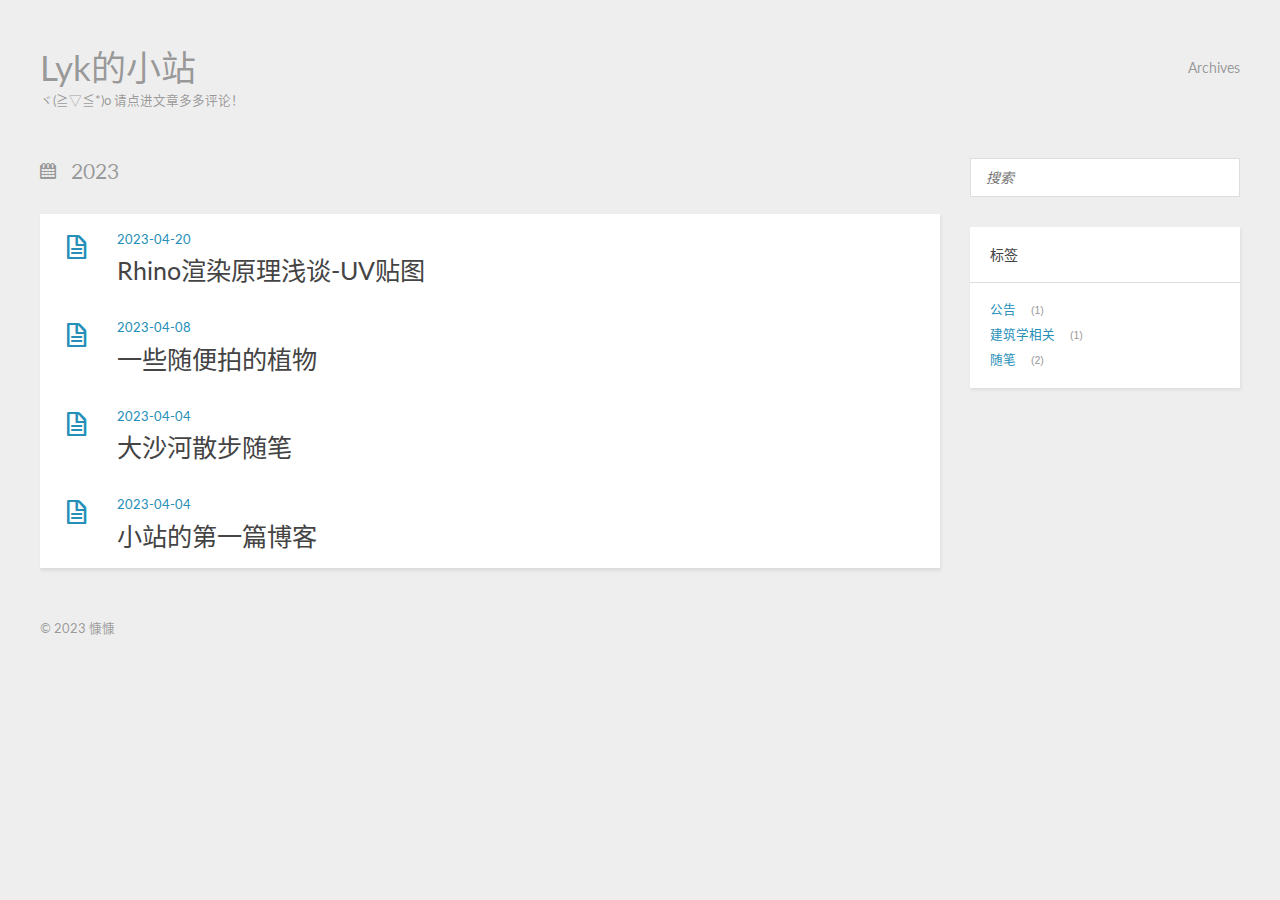
<file: archives/2023/index.html>
<!DOCTYPE HTML>
<html lang="zh-CN">
<head>
  <meta charset="utf-8">
  
  <title>归档：2023 | Lyk的小站</title>
  <meta name="author" content="慷慷">
  
  <meta name="viewport" content="width=device-width, initial-scale=1, maximum-scale=1">

  
  <meta property="og:site_name" content="Lyk的小站"/>

  
    <meta property="og:image" content=""/>
  

  <link rel="shortcut icon" href="/favicon.png">
  
  
<link rel="stylesheet" href="/css/style.css">

  <!--[if lt IE 9]><script src="https://cdn.jsdelivr.net/npm/html5shiv@3.7.3/dist/html5shiv.min.js"></script><![endif]-->
  

<meta name="generator" content="Hexo 6.3.0"></head>


<body>
  <header id="header" class="inner"><div class="alignleft">
  <h1><a href="/">Lyk的小站</a></h1>
  <h2><a href="/">ヾ(≧▽≦*)o 请点进文章多多评论！</a></h2>
</div>
<nav id="main-nav" class="alignright">
  <ul>
    
      <li><a href="/archives">Archives</a></li>
    
  </ul>
  <div class="clearfix"></div>
</nav>
<div class="clearfix"></div>
</header>
  <div id="content" class="inner">
    <div id="main-col" class="alignleft"><div id="wrapper">
<h2 class="archive-title">2023</h2>


  <div class="archive">
    
      <article class="post">
        <div class="post-content">
          <header>
            <div class="icon"></div>
            <time datetime="2023-04-20T11:02:54.000Z"><a href="/2023/04/20/Rhino%E6%B8%B2%E6%9F%93%E5%8E%9F%E7%90%86%E6%B5%85%E8%B0%88-1-UV%E8%B4%B4%E5%9B%BE/">2023-04-20</a></time>
            
              <h1 class="title"><a href="/2023/04/20/Rhino%E6%B8%B2%E6%9F%93%E5%8E%9F%E7%90%86%E6%B5%85%E8%B0%88-1-UV%E8%B4%B4%E5%9B%BE/">Rhino渲染原理浅谈-UV贴图</a></h1>
            
          </header>
        </div>
      </article>
    
      <article class="post">
        <div class="post-content">
          <header>
            <div class="icon"></div>
            <time datetime="2023-04-08T10:37:23.000Z"><a href="/2023/04/08/%E4%B8%80%E4%BA%9B%E9%9A%8F%E4%BE%BF%E6%8B%8D%E7%9A%84%E6%A4%8D%E7%89%A9/">2023-04-08</a></time>
            
              <h1 class="title"><a href="/2023/04/08/%E4%B8%80%E4%BA%9B%E9%9A%8F%E4%BE%BF%E6%8B%8D%E7%9A%84%E6%A4%8D%E7%89%A9/">一些随便拍的植物</a></h1>
            
          </header>
        </div>
      </article>
    
      <article class="post">
        <div class="post-content">
          <header>
            <div class="icon"></div>
            <time datetime="2023-04-04T13:15:57.000Z"><a href="/2023/04/04/%E5%A4%A7%E6%B2%99%E6%B2%B3%E6%95%A3%E6%AD%A5%E9%9A%8F%E7%AC%94/">2023-04-04</a></time>
            
              <h1 class="title"><a href="/2023/04/04/%E5%A4%A7%E6%B2%99%E6%B2%B3%E6%95%A3%E6%AD%A5%E9%9A%8F%E7%AC%94/">大沙河散步随笔</a></h1>
            
          </header>
        </div>
      </article>
    
      <article class="post">
        <div class="post-content">
          <header>
            <div class="icon"></div>
            <time datetime="2023-04-04T08:40:36.000Z"><a href="/2023/04/04/%E5%B0%8F%E7%AB%99%E7%9A%84%E7%AC%AC%E4%B8%80%E7%AF%87%E5%8D%9A%E5%AE%A2/">2023-04-04</a></time>
            
              <h1 class="title"><a href="/2023/04/04/%E5%B0%8F%E7%AB%99%E7%9A%84%E7%AC%AC%E4%B8%80%E7%AF%87%E5%8D%9A%E5%AE%A2/">小站的第一篇博客</a></h1>
            
          </header>
        </div>
      </article>
    
  </div>
</div></div>
    <aside id="sidebar" class="alignright">
  <div class="search">
  <form action="//google.com/search" method="get" accept-charset="utf-8">
    <input type="search" name="q" results="0" placeholder="搜索">
    <input type="hidden" name="as_sitesearch" value="example.com">
  </form>
</div>


  

  
<div class="widget tag">
  <h3 class="title">标签</h3>
  <ul class="entry">
  
    <li><a href="/tags/%E5%85%AC%E5%91%8A/">公告</a><small>1</small></li>
  
    <li><a href="/tags/%E5%BB%BA%E7%AD%91%E5%AD%A6%E7%9B%B8%E5%85%B3/">建筑学相关</a><small>1</small></li>
  
    <li><a href="/tags/%E9%9A%8F%E7%AC%94/">随笔</a><small>2</small></li>
  
  </ul>
</div>

</aside>
    <div class="clearfix"></div>
  </div>
  <footer id="footer" class="inner"><div class="alignleft">
  
  &copy; 2023 慷慷
  
</div>
<div class="clearfix"></div></footer>
  
<script src="/js/jquery-3.4.1.min.js"></script>


<script src="/js/jquery.imagesloaded.min.js"></script>


<script src="/js/gallery.js"></script>





<link rel="stylesheet" href="/fancybox/jquery.fancybox.css">


<script src="/fancybox/jquery.fancybox.pack.js"></script>

<script>
(function($){
  $('.fancybox').fancybox();
})(jQuery);
</script>

</body>
</html>
</file>
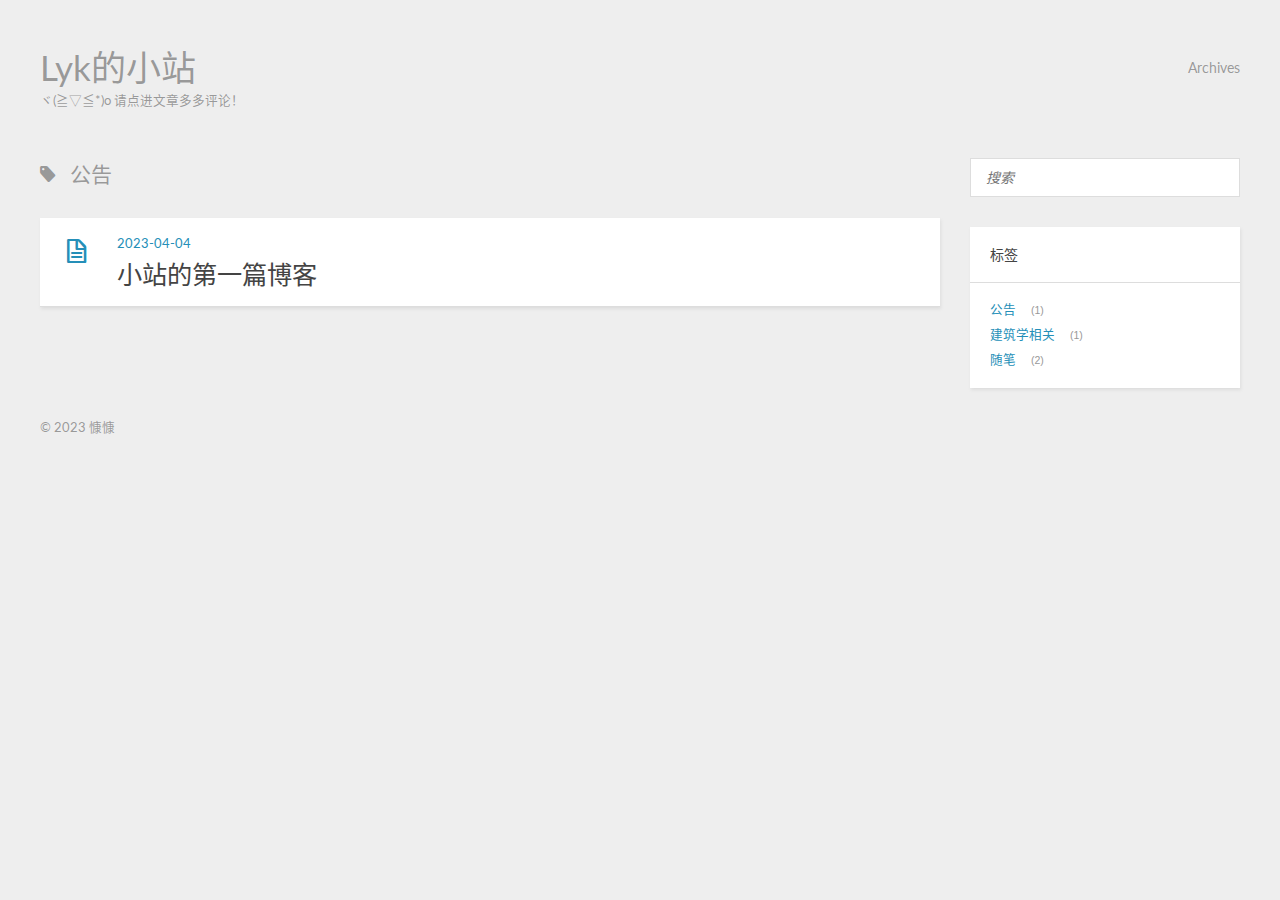
<file: tags/公告/index.html>
<!DOCTYPE HTML>
<html lang="zh-CN">
<head>
  <meta charset="utf-8">
  
  <title>公告 | Lyk的小站</title>
  <meta name="author" content="慷慷">
  
  <meta name="viewport" content="width=device-width, initial-scale=1, maximum-scale=1">

  
  <meta property="og:site_name" content="Lyk的小站"/>

  
    <meta property="og:image" content=""/>
  

  <link rel="shortcut icon" href="/favicon.png">
  
  
<link rel="stylesheet" href="/css/style.css">

  <!--[if lt IE 9]><script src="https://cdn.jsdelivr.net/npm/html5shiv@3.7.3/dist/html5shiv.min.js"></script><![endif]-->
  

<meta name="generator" content="Hexo 6.3.0"></head>


<body>
  <header id="header" class="inner"><div class="alignleft">
  <h1><a href="/">Lyk的小站</a></h1>
  <h2><a href="/">ヾ(≧▽≦*)o 请点进文章多多评论！</a></h2>
</div>
<nav id="main-nav" class="alignright">
  <ul>
    
      <li><a href="/archives">Archives</a></li>
    
  </ul>
  <div class="clearfix"></div>
</nav>
<div class="clearfix"></div>
</header>
  <div id="content" class="inner">
    <div id="main-col" class="alignleft"><div id="wrapper">
<h2 class="archive-title tag">公告</h2>


  <div class="archive">
    
      <article class="post">
        <div class="post-content">
          <header>
            <div class="icon"></div>
            <time datetime="2023-04-04T08:40:36.000Z"><a href="/2023/04/04/%E5%B0%8F%E7%AB%99%E7%9A%84%E7%AC%AC%E4%B8%80%E7%AF%87%E5%8D%9A%E5%AE%A2/">2023-04-04</a></time>
            
              <h1 class="title"><a href="/2023/04/04/%E5%B0%8F%E7%AB%99%E7%9A%84%E7%AC%AC%E4%B8%80%E7%AF%87%E5%8D%9A%E5%AE%A2/">小站的第一篇博客</a></h1>
            
          </header>
        </div>
      </article>
    
  </div>
</div></div>
    <aside id="sidebar" class="alignright">
  <div class="search">
  <form action="//google.com/search" method="get" accept-charset="utf-8">
    <input type="search" name="q" results="0" placeholder="搜索">
    <input type="hidden" name="as_sitesearch" value="example.com">
  </form>
</div>


  

  
<div class="widget tag">
  <h3 class="title">标签</h3>
  <ul class="entry">
  
    <li><a href="/tags/%E5%85%AC%E5%91%8A/">公告</a><small>1</small></li>
  
    <li><a href="/tags/%E5%BB%BA%E7%AD%91%E5%AD%A6%E7%9B%B8%E5%85%B3/">建筑学相关</a><small>1</small></li>
  
    <li><a href="/tags/%E9%9A%8F%E7%AC%94/">随笔</a><small>2</small></li>
  
  </ul>
</div>

</aside>
    <div class="clearfix"></div>
  </div>
  <footer id="footer" class="inner"><div class="alignleft">
  
  &copy; 2023 慷慷
  
</div>
<div class="clearfix"></div></footer>
  
<script src="/js/jquery-3.4.1.min.js"></script>


<script src="/js/jquery.imagesloaded.min.js"></script>


<script src="/js/gallery.js"></script>





<link rel="stylesheet" href="/fancybox/jquery.fancybox.css">


<script src="/fancybox/jquery.fancybox.pack.js"></script>

<script>
(function($){
  $('.fancybox').fancybox();
})(jQuery);
</script>

</body>
</html>
</file>
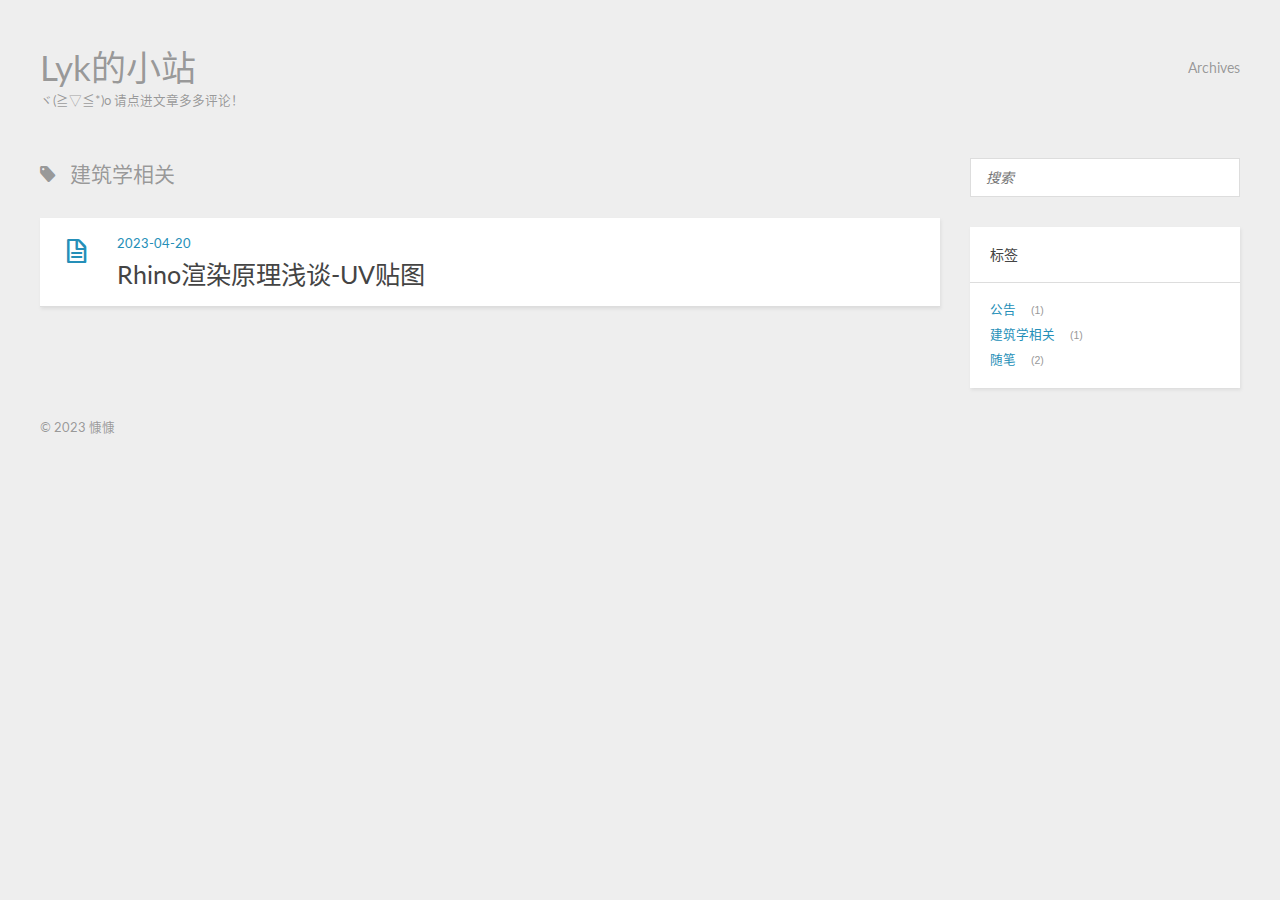
<file: tags/建筑学相关/index.html>
<!DOCTYPE HTML>
<html lang="zh-CN">
<head>
  <meta charset="utf-8">
  
  <title>建筑学相关 | Lyk的小站</title>
  <meta name="author" content="慷慷">
  
  <meta name="viewport" content="width=device-width, initial-scale=1, maximum-scale=1">

  
  <meta property="og:site_name" content="Lyk的小站"/>

  
    <meta property="og:image" content=""/>
  

  <link rel="shortcut icon" href="/favicon.png">
  
  
<link rel="stylesheet" href="/css/style.css">

  <!--[if lt IE 9]><script src="https://cdn.jsdelivr.net/npm/html5shiv@3.7.3/dist/html5shiv.min.js"></script><![endif]-->
  

<meta name="generator" content="Hexo 6.3.0"></head>


<body>
  <header id="header" class="inner"><div class="alignleft">
  <h1><a href="/">Lyk的小站</a></h1>
  <h2><a href="/">ヾ(≧▽≦*)o 请点进文章多多评论！</a></h2>
</div>
<nav id="main-nav" class="alignright">
  <ul>
    
      <li><a href="/archives">Archives</a></li>
    
  </ul>
  <div class="clearfix"></div>
</nav>
<div class="clearfix"></div>
</header>
  <div id="content" class="inner">
    <div id="main-col" class="alignleft"><div id="wrapper">
<h2 class="archive-title tag">建筑学相关</h2>


  <div class="archive">
    
      <article class="post">
        <div class="post-content">
          <header>
            <div class="icon"></div>
            <time datetime="2023-04-20T11:02:54.000Z"><a href="/2023/04/20/Rhino%E6%B8%B2%E6%9F%93%E5%8E%9F%E7%90%86%E6%B5%85%E8%B0%88-1-UV%E8%B4%B4%E5%9B%BE/">2023-04-20</a></time>
            
              <h1 class="title"><a href="/2023/04/20/Rhino%E6%B8%B2%E6%9F%93%E5%8E%9F%E7%90%86%E6%B5%85%E8%B0%88-1-UV%E8%B4%B4%E5%9B%BE/">Rhino渲染原理浅谈-UV贴图</a></h1>
            
          </header>
        </div>
      </article>
    
  </div>
</div></div>
    <aside id="sidebar" class="alignright">
  <div class="search">
  <form action="//google.com/search" method="get" accept-charset="utf-8">
    <input type="search" name="q" results="0" placeholder="搜索">
    <input type="hidden" name="as_sitesearch" value="example.com">
  </form>
</div>


  

  
<div class="widget tag">
  <h3 class="title">标签</h3>
  <ul class="entry">
  
    <li><a href="/tags/%E5%85%AC%E5%91%8A/">公告</a><small>1</small></li>
  
    <li><a href="/tags/%E5%BB%BA%E7%AD%91%E5%AD%A6%E7%9B%B8%E5%85%B3/">建筑学相关</a><small>1</small></li>
  
    <li><a href="/tags/%E9%9A%8F%E7%AC%94/">随笔</a><small>2</small></li>
  
  </ul>
</div>

</aside>
    <div class="clearfix"></div>
  </div>
  <footer id="footer" class="inner"><div class="alignleft">
  
  &copy; 2023 慷慷
  
</div>
<div class="clearfix"></div></footer>
  
<script src="/js/jquery-3.4.1.min.js"></script>


<script src="/js/jquery.imagesloaded.min.js"></script>


<script src="/js/gallery.js"></script>





<link rel="stylesheet" href="/fancybox/jquery.fancybox.css">


<script src="/fancybox/jquery.fancybox.pack.js"></script>

<script>
(function($){
  $('.fancybox').fancybox();
})(jQuery);
</script>

</body>
</html>
</file>
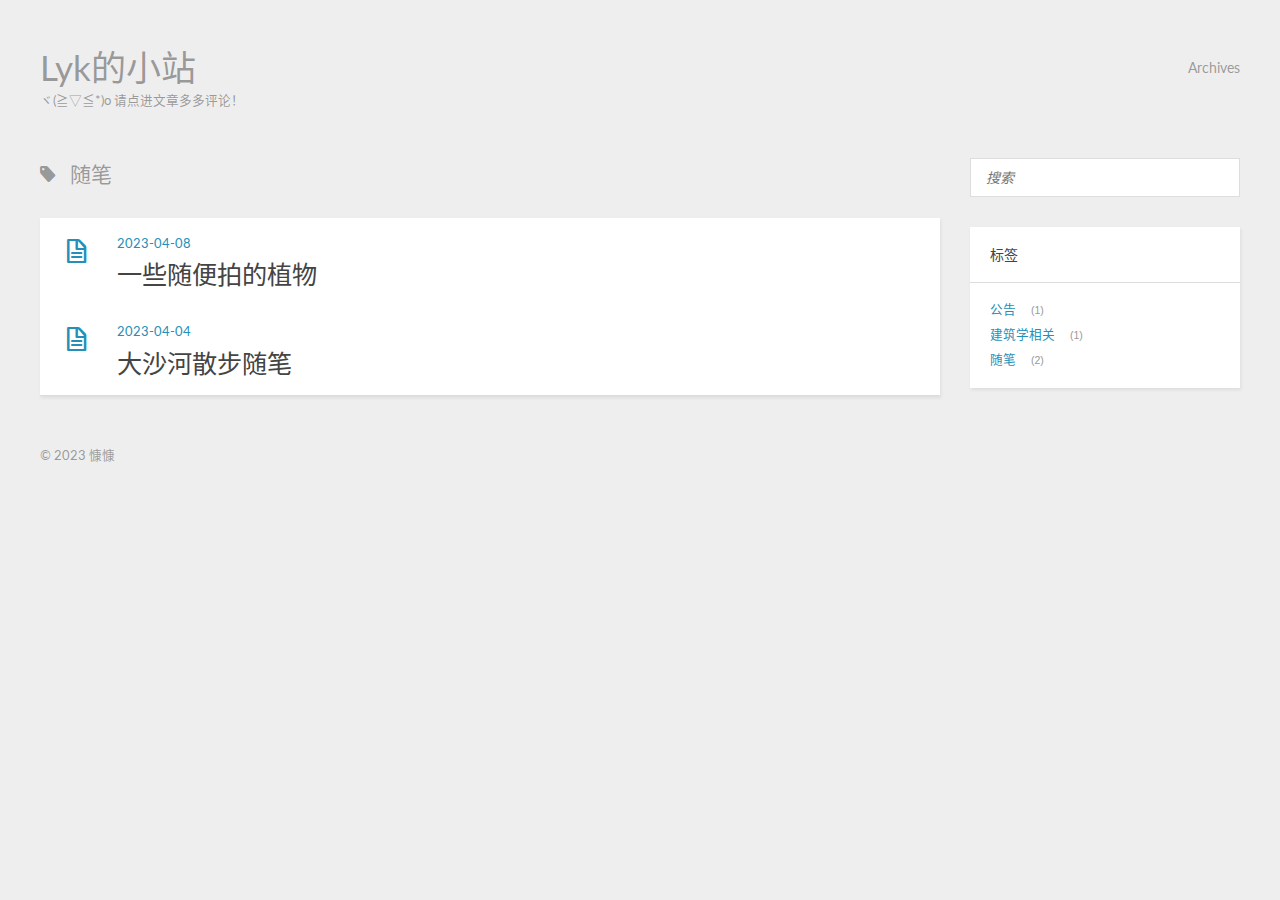
<file: tags/随笔/index.html>
<!DOCTYPE HTML>
<html lang="zh-CN">
<head>
  <meta charset="utf-8">
  
  <title>随笔 | Lyk的小站</title>
  <meta name="author" content="慷慷">
  
  <meta name="viewport" content="width=device-width, initial-scale=1, maximum-scale=1">

  
  <meta property="og:site_name" content="Lyk的小站"/>

  
    <meta property="og:image" content=""/>
  

  <link rel="shortcut icon" href="/favicon.png">
  
  
<link rel="stylesheet" href="/css/style.css">

  <!--[if lt IE 9]><script src="https://cdn.jsdelivr.net/npm/html5shiv@3.7.3/dist/html5shiv.min.js"></script><![endif]-->
  

<meta name="generator" content="Hexo 6.3.0"></head>


<body>
  <header id="header" class="inner"><div class="alignleft">
  <h1><a href="/">Lyk的小站</a></h1>
  <h2><a href="/">ヾ(≧▽≦*)o 请点进文章多多评论！</a></h2>
</div>
<nav id="main-nav" class="alignright">
  <ul>
    
      <li><a href="/archives">Archives</a></li>
    
  </ul>
  <div class="clearfix"></div>
</nav>
<div class="clearfix"></div>
</header>
  <div id="content" class="inner">
    <div id="main-col" class="alignleft"><div id="wrapper">
<h2 class="archive-title tag">随笔</h2>


  <div class="archive">
    
      <article class="post">
        <div class="post-content">
          <header>
            <div class="icon"></div>
            <time datetime="2023-04-08T10:37:23.000Z"><a href="/2023/04/08/%E4%B8%80%E4%BA%9B%E9%9A%8F%E4%BE%BF%E6%8B%8D%E7%9A%84%E6%A4%8D%E7%89%A9/">2023-04-08</a></time>
            
              <h1 class="title"><a href="/2023/04/08/%E4%B8%80%E4%BA%9B%E9%9A%8F%E4%BE%BF%E6%8B%8D%E7%9A%84%E6%A4%8D%E7%89%A9/">一些随便拍的植物</a></h1>
            
          </header>
        </div>
      </article>
    
      <article class="post">
        <div class="post-content">
          <header>
            <div class="icon"></div>
            <time datetime="2023-04-04T13:15:57.000Z"><a href="/2023/04/04/%E5%A4%A7%E6%B2%99%E6%B2%B3%E6%95%A3%E6%AD%A5%E9%9A%8F%E7%AC%94/">2023-04-04</a></time>
            
              <h1 class="title"><a href="/2023/04/04/%E5%A4%A7%E6%B2%99%E6%B2%B3%E6%95%A3%E6%AD%A5%E9%9A%8F%E7%AC%94/">大沙河散步随笔</a></h1>
            
          </header>
        </div>
      </article>
    
  </div>
</div></div>
    <aside id="sidebar" class="alignright">
  <div class="search">
  <form action="//google.com/search" method="get" accept-charset="utf-8">
    <input type="search" name="q" results="0" placeholder="搜索">
    <input type="hidden" name="as_sitesearch" value="example.com">
  </form>
</div>


  

  
<div class="widget tag">
  <h3 class="title">标签</h3>
  <ul class="entry">
  
    <li><a href="/tags/%E5%85%AC%E5%91%8A/">公告</a><small>1</small></li>
  
    <li><a href="/tags/%E5%BB%BA%E7%AD%91%E5%AD%A6%E7%9B%B8%E5%85%B3/">建筑学相关</a><small>1</small></li>
  
    <li><a href="/tags/%E9%9A%8F%E7%AC%94/">随笔</a><small>2</small></li>
  
  </ul>
</div>

</aside>
    <div class="clearfix"></div>
  </div>
  <footer id="footer" class="inner"><div class="alignleft">
  
  &copy; 2023 慷慷
  
</div>
<div class="clearfix"></div></footer>
  
<script src="/js/jquery-3.4.1.min.js"></script>


<script src="/js/jquery.imagesloaded.min.js"></script>


<script src="/js/gallery.js"></script>





<link rel="stylesheet" href="/fancybox/jquery.fancybox.css">


<script src="/fancybox/jquery.fancybox.pack.js"></script>

<script>
(function($){
  $('.fancybox').fancybox();
})(jQuery);
</script>

</body>
</html>
</file>
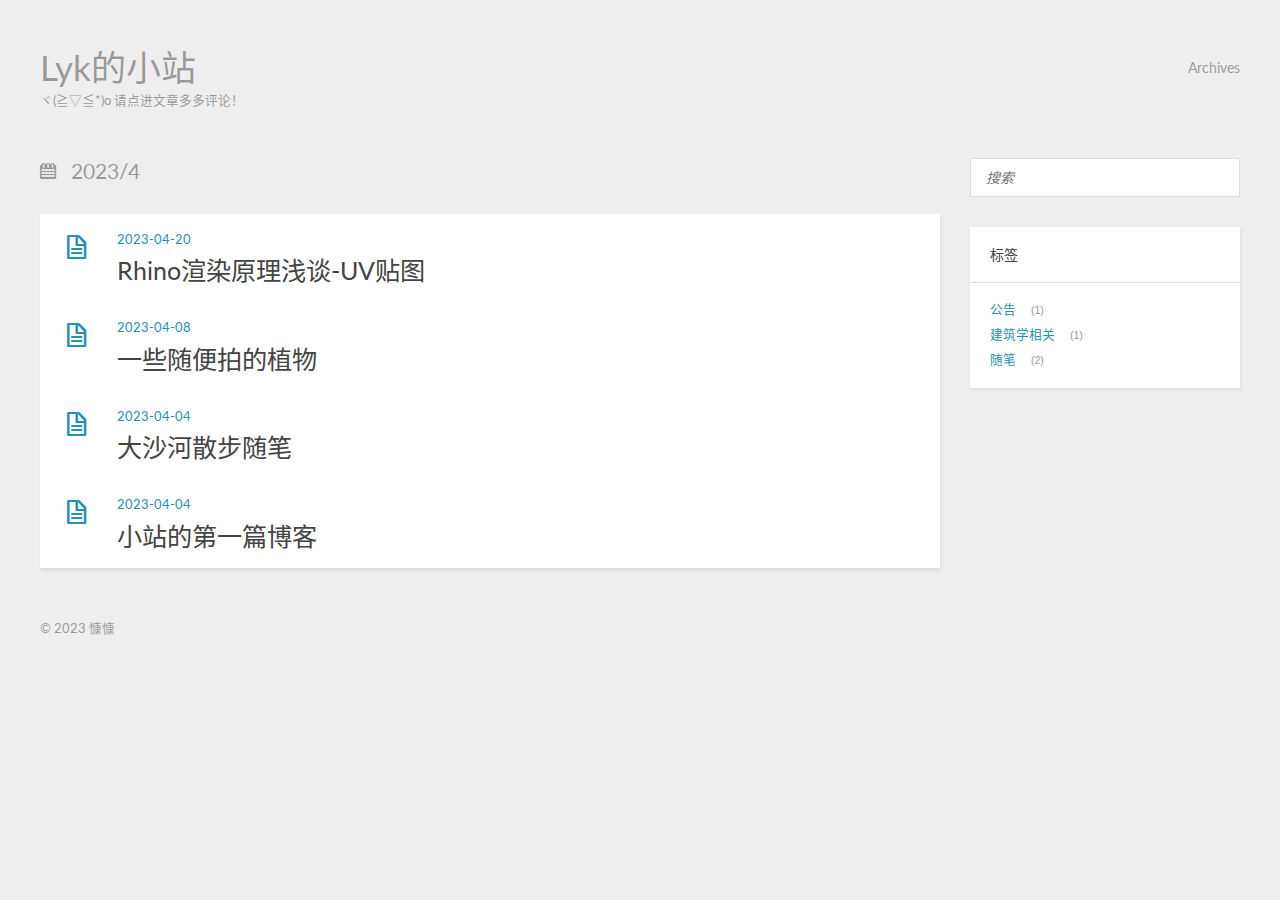
<file: archives/2023/04/index.html>
<!DOCTYPE HTML>
<html lang="zh-CN">
<head>
  <meta charset="utf-8">
  
  <title>归档：2023/4 | Lyk的小站</title>
  <meta name="author" content="慷慷">
  
  <meta name="viewport" content="width=device-width, initial-scale=1, maximum-scale=1">

  
  <meta property="og:site_name" content="Lyk的小站"/>

  
    <meta property="og:image" content=""/>
  

  <link rel="shortcut icon" href="/favicon.png">
  
  
<link rel="stylesheet" href="/css/style.css">

  <!--[if lt IE 9]><script src="https://cdn.jsdelivr.net/npm/html5shiv@3.7.3/dist/html5shiv.min.js"></script><![endif]-->
  

<meta name="generator" content="Hexo 6.3.0"></head>


<body>
  <header id="header" class="inner"><div class="alignleft">
  <h1><a href="/">Lyk的小站</a></h1>
  <h2><a href="/">ヾ(≧▽≦*)o 请点进文章多多评论！</a></h2>
</div>
<nav id="main-nav" class="alignright">
  <ul>
    
      <li><a href="/archives">Archives</a></li>
    
  </ul>
  <div class="clearfix"></div>
</nav>
<div class="clearfix"></div>
</header>
  <div id="content" class="inner">
    <div id="main-col" class="alignleft"><div id="wrapper">
<h2 class="archive-title">2023/4</h2>


  <div class="archive">
    
      <article class="post">
        <div class="post-content">
          <header>
            <div class="icon"></div>
            <time datetime="2023-04-20T11:02:54.000Z"><a href="/2023/04/20/Rhino%E6%B8%B2%E6%9F%93%E5%8E%9F%E7%90%86%E6%B5%85%E8%B0%88-1-UV%E8%B4%B4%E5%9B%BE/">2023-04-20</a></time>
            
              <h1 class="title"><a href="/2023/04/20/Rhino%E6%B8%B2%E6%9F%93%E5%8E%9F%E7%90%86%E6%B5%85%E8%B0%88-1-UV%E8%B4%B4%E5%9B%BE/">Rhino渲染原理浅谈-UV贴图</a></h1>
            
          </header>
        </div>
      </article>
    
      <article class="post">
        <div class="post-content">
          <header>
            <div class="icon"></div>
            <time datetime="2023-04-08T10:37:23.000Z"><a href="/2023/04/08/%E4%B8%80%E4%BA%9B%E9%9A%8F%E4%BE%BF%E6%8B%8D%E7%9A%84%E6%A4%8D%E7%89%A9/">2023-04-08</a></time>
            
              <h1 class="title"><a href="/2023/04/08/%E4%B8%80%E4%BA%9B%E9%9A%8F%E4%BE%BF%E6%8B%8D%E7%9A%84%E6%A4%8D%E7%89%A9/">一些随便拍的植物</a></h1>
            
          </header>
        </div>
      </article>
    
      <article class="post">
        <div class="post-content">
          <header>
            <div class="icon"></div>
            <time datetime="2023-04-04T13:15:57.000Z"><a href="/2023/04/04/%E5%A4%A7%E6%B2%99%E6%B2%B3%E6%95%A3%E6%AD%A5%E9%9A%8F%E7%AC%94/">2023-04-04</a></time>
            
              <h1 class="title"><a href="/2023/04/04/%E5%A4%A7%E6%B2%99%E6%B2%B3%E6%95%A3%E6%AD%A5%E9%9A%8F%E7%AC%94/">大沙河散步随笔</a></h1>
            
          </header>
        </div>
      </article>
    
      <article class="post">
        <div class="post-content">
          <header>
            <div class="icon"></div>
            <time datetime="2023-04-04T08:40:36.000Z"><a href="/2023/04/04/%E5%B0%8F%E7%AB%99%E7%9A%84%E7%AC%AC%E4%B8%80%E7%AF%87%E5%8D%9A%E5%AE%A2/">2023-04-04</a></time>
            
              <h1 class="title"><a href="/2023/04/04/%E5%B0%8F%E7%AB%99%E7%9A%84%E7%AC%AC%E4%B8%80%E7%AF%87%E5%8D%9A%E5%AE%A2/">小站的第一篇博客</a></h1>
            
          </header>
        </div>
      </article>
    
  </div>
</div></div>
    <aside id="sidebar" class="alignright">
  <div class="search">
  <form action="//google.com/search" method="get" accept-charset="utf-8">
    <input type="search" name="q" results="0" placeholder="搜索">
    <input type="hidden" name="as_sitesearch" value="example.com">
  </form>
</div>


  

  
<div class="widget tag">
  <h3 class="title">标签</h3>
  <ul class="entry">
  
    <li><a href="/tags/%E5%85%AC%E5%91%8A/">公告</a><small>1</small></li>
  
    <li><a href="/tags/%E5%BB%BA%E7%AD%91%E5%AD%A6%E7%9B%B8%E5%85%B3/">建筑学相关</a><small>1</small></li>
  
    <li><a href="/tags/%E9%9A%8F%E7%AC%94/">随笔</a><small>2</small></li>
  
  </ul>
</div>

</aside>
    <div class="clearfix"></div>
  </div>
  <footer id="footer" class="inner"><div class="alignleft">
  
  &copy; 2023 慷慷
  
</div>
<div class="clearfix"></div></footer>
  
<script src="/js/jquery-3.4.1.min.js"></script>


<script src="/js/jquery.imagesloaded.min.js"></script>


<script src="/js/gallery.js"></script>





<link rel="stylesheet" href="/fancybox/jquery.fancybox.css">


<script src="/fancybox/jquery.fancybox.pack.js"></script>

<script>
(function($){
  $('.fancybox').fancybox();
})(jQuery);
</script>

</body>
</html>
</file>
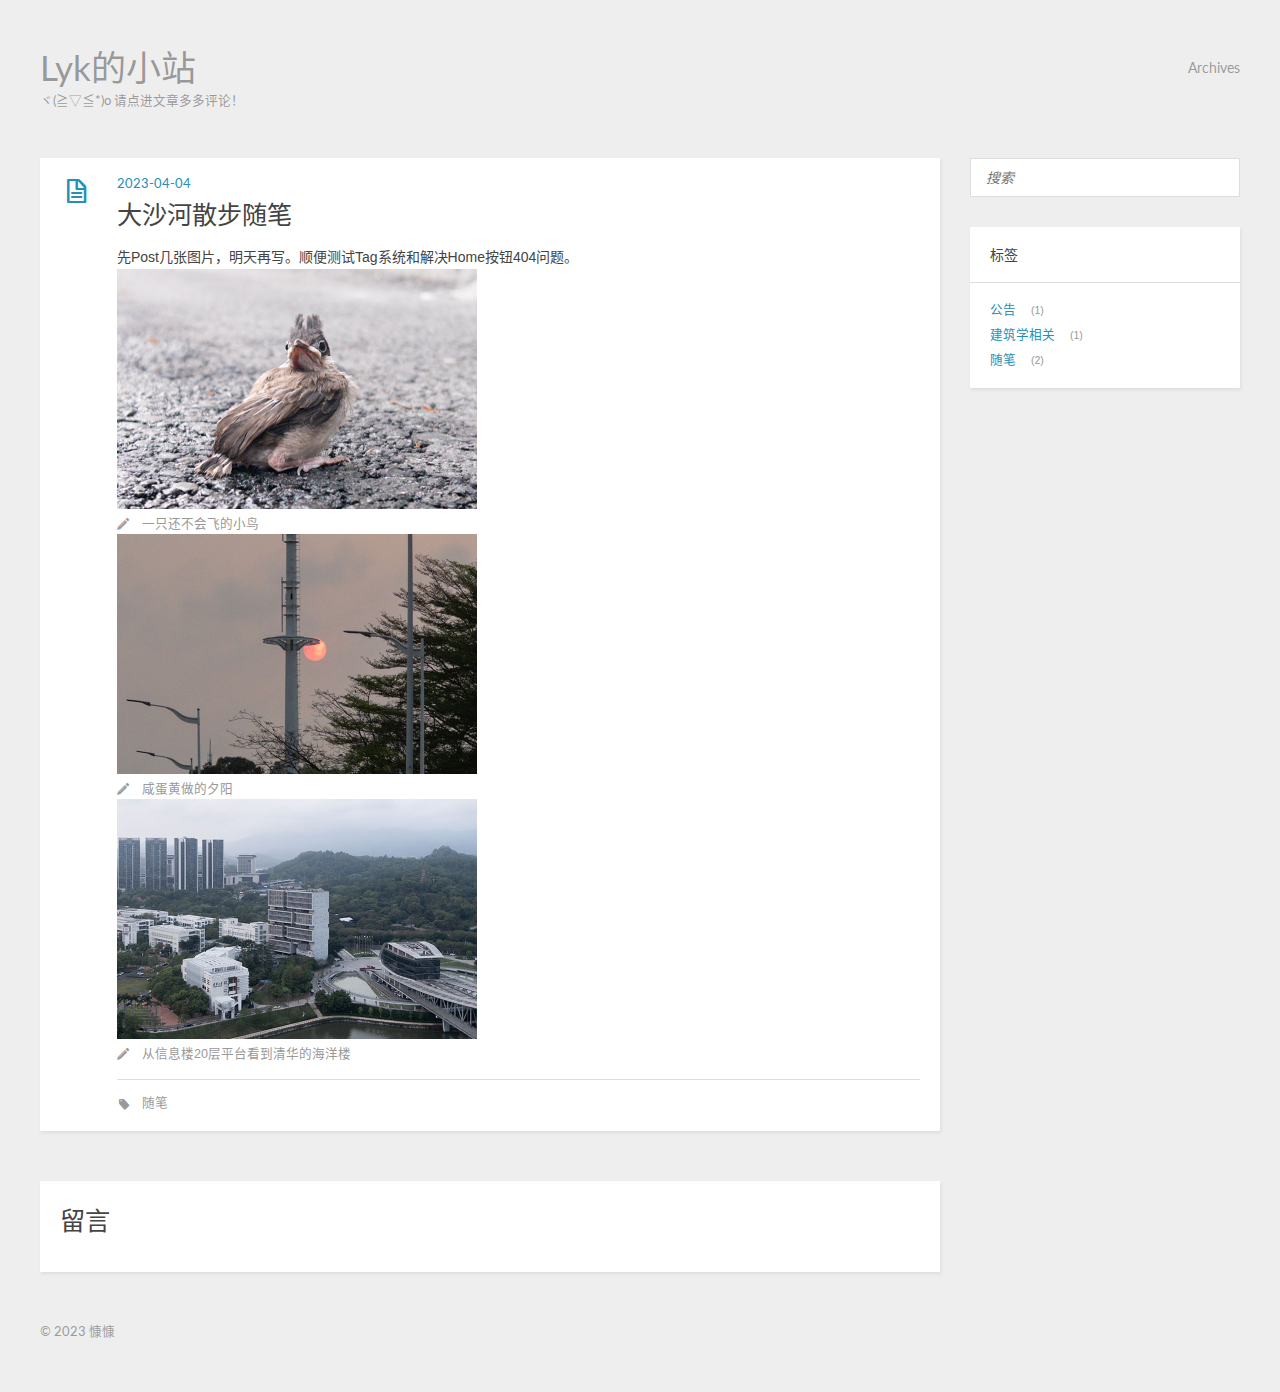
<file: 2023/04/04/大沙河散步随笔/index.html>
<!DOCTYPE HTML>
<html lang="zh-CN">
<head>
  <meta charset="utf-8">
  
  <title>大沙河散步随笔 | Lyk的小站</title>
  <meta name="author" content="慷慷">
  
  <meta name="description" content="先Post几张图片，明天再写。顺便测试Tag系统和解决Home按钮404问题。">
  
  <meta name="viewport" content="width=device-width, initial-scale=1, maximum-scale=1">

  <meta property="og:title" content="大沙河散步随笔"/>
  <meta property="og:site_name" content="Lyk的小站"/>

  
    <meta property="og:image" content=""/>
  

  <link rel="shortcut icon" href="/favicon.png">
  
  
<link rel="stylesheet" href="/css/style.css">

  <!--[if lt IE 9]><script src="https://cdn.jsdelivr.net/npm/html5shiv@3.7.3/dist/html5shiv.min.js"></script><![endif]-->
  

<meta name="generator" content="Hexo 6.3.0"></head>


<body>
  <header id="header" class="inner"><div class="alignleft">
  <h1><a href="/">Lyk的小站</a></h1>
  <h2><a href="/">ヾ(≧▽≦*)o 请点进文章多多评论！</a></h2>
</div>
<nav id="main-nav" class="alignright">
  <ul>
    
      <li><a href="/archives">Archives</a></li>
    
  </ul>
  <div class="clearfix"></div>
</nav>
<div class="clearfix"></div>
</header>
  <div id="content" class="inner">
    <div id="main-col" class="alignleft"><div id="wrapper"><article id="post-大沙河散步随笔" class="h-entry post" itemprop="blogPost" itemscope itemtype="https://schema.org/BlogPosting">
  
  <div class="post-content">
    <header>
      
        <div class="icon"></div>
        <time class="dt-published" datetime="2023-04-04T13:15:57.000Z"><a href="/2023/04/04/%E5%A4%A7%E6%B2%99%E6%B2%B3%E6%95%A3%E6%AD%A5%E9%9A%8F%E7%AC%94/">2023-04-04</a></time>
      
      
  
    <h1 class="p-name title" itemprop="headline name">大沙河散步随笔</h1>
  

    </header>
    <div class="e-content entry" itemprop="articleBody">
      
        <p>先Post几张图片，明天再写。顺便测试Tag系统和解决Home按钮404问题。<br><img src="/images/0404_1.jpg" alt="一只还不会飞的小鸟" width="360" height="240" align="middle" /></p>
<img src="/images/0404_2.jpg" alt="咸蛋黄做的夕阳" width="360" height="240" align="middle" />

<img src="/images/0404_3.jpg" alt="从信息楼20层平台看到清华的海洋楼" width="360" height="240" align="middle" />
      
    </div>
    <footer>
      
        
        
  
  <div class="tags">
    <a href="/tags/%E9%9A%8F%E7%AC%94/">随笔</a>
  </div>

        
      
      <div class="clearfix"></div>
    </footer>
  </div>
</article>


<section id="comment">
  <h1 class="title">留言</h1>

<div id="cusdis_thread"
  data-host="https://cusdis.com"
  data-app-id="871d6c2c-a270-4445-b6ea-8e418ce24728"
  data-page-id="2023/04/04/大沙河散步随笔/"
  data-page-url="http://example.com/2023/04/04/%E5%A4%A7%E6%B2%99%E6%B2%B3%E6%95%A3%E6%AD%A5%E9%9A%8F%E7%AC%94/"
  data-page-title="大沙河散步随笔"
></div>
<script async defer src="https://cusdis.com/js/cusdis.es.js"></script>
</section>

</div></div>
    <aside id="sidebar" class="alignright">
  <div class="search">
  <form action="//google.com/search" method="get" accept-charset="utf-8">
    <input type="search" name="q" results="0" placeholder="搜索">
    <input type="hidden" name="as_sitesearch" value="example.com">
  </form>
</div>


  

  
<div class="widget tag">
  <h3 class="title">标签</h3>
  <ul class="entry">
  
    <li><a href="/tags/%E5%85%AC%E5%91%8A/">公告</a><small>1</small></li>
  
    <li><a href="/tags/%E5%BB%BA%E7%AD%91%E5%AD%A6%E7%9B%B8%E5%85%B3/">建筑学相关</a><small>1</small></li>
  
    <li><a href="/tags/%E9%9A%8F%E7%AC%94/">随笔</a><small>2</small></li>
  
  </ul>
</div>

</aside>
    <div class="clearfix"></div>
  </div>
  <footer id="footer" class="inner"><div class="alignleft">
  
  &copy; 2023 慷慷
  
</div>
<div class="clearfix"></div></footer>
  
<script src="/js/jquery-3.4.1.min.js"></script>


<script src="/js/jquery.imagesloaded.min.js"></script>


<script src="/js/gallery.js"></script>





<link rel="stylesheet" href="/fancybox/jquery.fancybox.css">


<script src="/fancybox/jquery.fancybox.pack.js"></script>

<script>
(function($){
  $('.fancybox').fancybox();
})(jQuery);
</script>

</body>
</html>
</file>
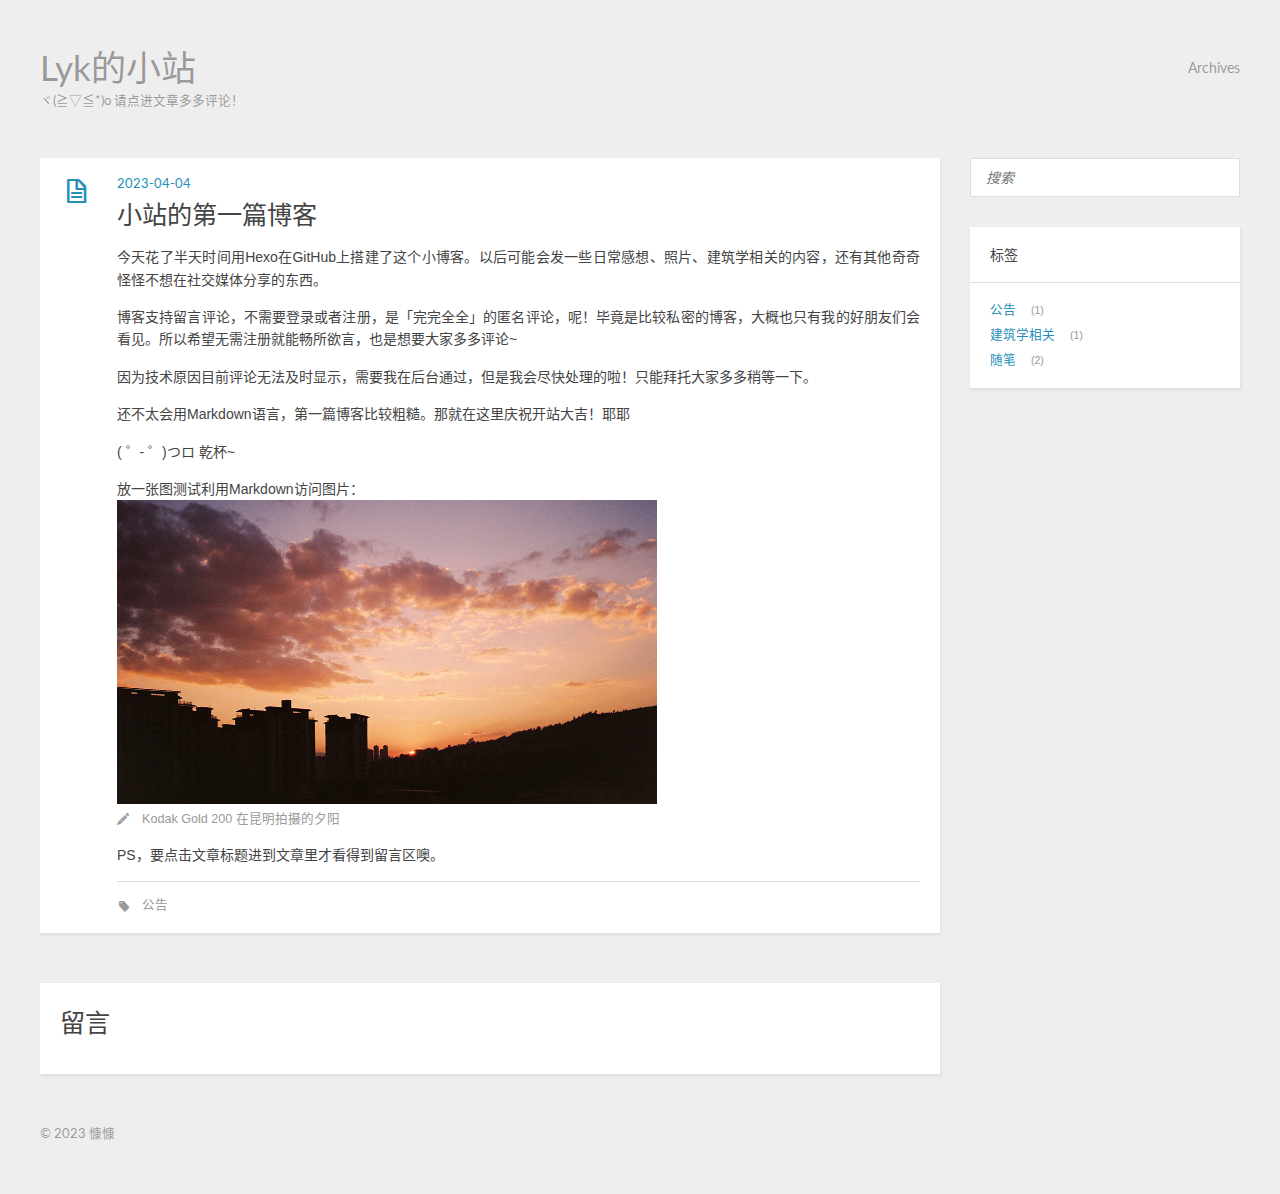
<file: 2023/04/04/小站的第一篇博客/index.html>
<!DOCTYPE HTML>
<html lang="zh-CN">
<head>
  <meta charset="utf-8">
  
  <title>小站的第一篇博客 | Lyk的小站</title>
  <meta name="author" content="慷慷">
  
  <meta name="description" content="今天花了半天时间用Hexo在GitHub上搭建了这个小博客。以后可能会发一些日常感想、照片、建筑学相关的内容，还有其他奇奇怪怪不想在社交媒体分享的东西。
博客支持留言评论，不需要登录或者注册，是「完完全全」的匿名评论，呢！毕竟是比较私密的博客，大概也只有我的好朋友们会看见。所以希望无需注册就能畅所欲">
  
  <meta name="viewport" content="width=device-width, initial-scale=1, maximum-scale=1">

  <meta property="og:title" content="小站的第一篇博客"/>
  <meta property="og:site_name" content="Lyk的小站"/>

  
    <meta property="og:image" content=""/>
  

  <link rel="shortcut icon" href="/favicon.png">
  
  
<link rel="stylesheet" href="/css/style.css">

  <!--[if lt IE 9]><script src="https://cdn.jsdelivr.net/npm/html5shiv@3.7.3/dist/html5shiv.min.js"></script><![endif]-->
  

<meta name="generator" content="Hexo 6.3.0"></head>


<body>
  <header id="header" class="inner"><div class="alignleft">
  <h1><a href="/">Lyk的小站</a></h1>
  <h2><a href="/">ヾ(≧▽≦*)o 请点进文章多多评论！</a></h2>
</div>
<nav id="main-nav" class="alignright">
  <ul>
    
      <li><a href="/archives">Archives</a></li>
    
  </ul>
  <div class="clearfix"></div>
</nav>
<div class="clearfix"></div>
</header>
  <div id="content" class="inner">
    <div id="main-col" class="alignleft"><div id="wrapper"><article id="post-小站的第一篇博客" class="h-entry post" itemprop="blogPost" itemscope itemtype="https://schema.org/BlogPosting">
  
  <div class="post-content">
    <header>
      
        <div class="icon"></div>
        <time class="dt-published" datetime="2023-04-04T08:40:36.000Z"><a href="/2023/04/04/%E5%B0%8F%E7%AB%99%E7%9A%84%E7%AC%AC%E4%B8%80%E7%AF%87%E5%8D%9A%E5%AE%A2/">2023-04-04</a></time>
      
      
  
    <h1 class="p-name title" itemprop="headline name">小站的第一篇博客</h1>
  

    </header>
    <div class="e-content entry" itemprop="articleBody">
      
        <p>今天花了半天时间用Hexo在GitHub上搭建了这个小博客。以后可能会发一些日常感想、照片、建筑学相关的内容，还有其他奇奇怪怪不想在社交媒体分享的东西。</p>
<p>博客支持留言评论，不需要登录或者注册，是「完完全全」的匿名评论，呢！毕竟是比较私密的博客，大概也只有我的好朋友们会看见。所以希望无需注册就能畅所欲言，也是想要大家多多评论~</p>
<p>因为技术原因目前评论无法及时显示，需要我在后台通过，但是我会尽快处理的啦！只能拜托大家多多稍等一下。</p>
<p>还不太会用Markdown语言，第一篇博客比较粗糙。那就在这里庆祝开站大吉！耶耶</p>
<p> ( ゜- ゜)つロ 乾杯~</p>
<p>放一张图测试利用Markdown访问图片：<br><img src="/images/Sunset.jpg" alt="Kodak Gold 200 在昆明拍摄的夕阳" width="540" height="303" align="middle" /></p>
<p>PS，要点击文章标题进到文章里才看得到留言区噢。</p>

      
    </div>
    <footer>
      
        
        
  
  <div class="tags">
    <a href="/tags/%E5%85%AC%E5%91%8A/">公告</a>
  </div>

        
      
      <div class="clearfix"></div>
    </footer>
  </div>
</article>


<section id="comment">
  <h1 class="title">留言</h1>

<div id="cusdis_thread"
  data-host="https://cusdis.com"
  data-app-id="871d6c2c-a270-4445-b6ea-8e418ce24728"
  data-page-id="2023/04/04/小站的第一篇博客/"
  data-page-url="http://example.com/2023/04/04/%E5%B0%8F%E7%AB%99%E7%9A%84%E7%AC%AC%E4%B8%80%E7%AF%87%E5%8D%9A%E5%AE%A2/"
  data-page-title="小站的第一篇博客"
></div>
<script async defer src="https://cusdis.com/js/cusdis.es.js"></script>
</section>

</div></div>
    <aside id="sidebar" class="alignright">
  <div class="search">
  <form action="//google.com/search" method="get" accept-charset="utf-8">
    <input type="search" name="q" results="0" placeholder="搜索">
    <input type="hidden" name="as_sitesearch" value="example.com">
  </form>
</div>


  

  
<div class="widget tag">
  <h3 class="title">标签</h3>
  <ul class="entry">
  
    <li><a href="/tags/%E5%85%AC%E5%91%8A/">公告</a><small>1</small></li>
  
    <li><a href="/tags/%E5%BB%BA%E7%AD%91%E5%AD%A6%E7%9B%B8%E5%85%B3/">建筑学相关</a><small>1</small></li>
  
    <li><a href="/tags/%E9%9A%8F%E7%AC%94/">随笔</a><small>2</small></li>
  
  </ul>
</div>

</aside>
    <div class="clearfix"></div>
  </div>
  <footer id="footer" class="inner"><div class="alignleft">
  
  &copy; 2023 慷慷
  
</div>
<div class="clearfix"></div></footer>
  
<script src="/js/jquery-3.4.1.min.js"></script>


<script src="/js/jquery.imagesloaded.min.js"></script>


<script src="/js/gallery.js"></script>





<link rel="stylesheet" href="/fancybox/jquery.fancybox.css">


<script src="/fancybox/jquery.fancybox.pack.js"></script>

<script>
(function($){
  $('.fancybox').fancybox();
})(jQuery);
</script>

</body>
</html>
</file>
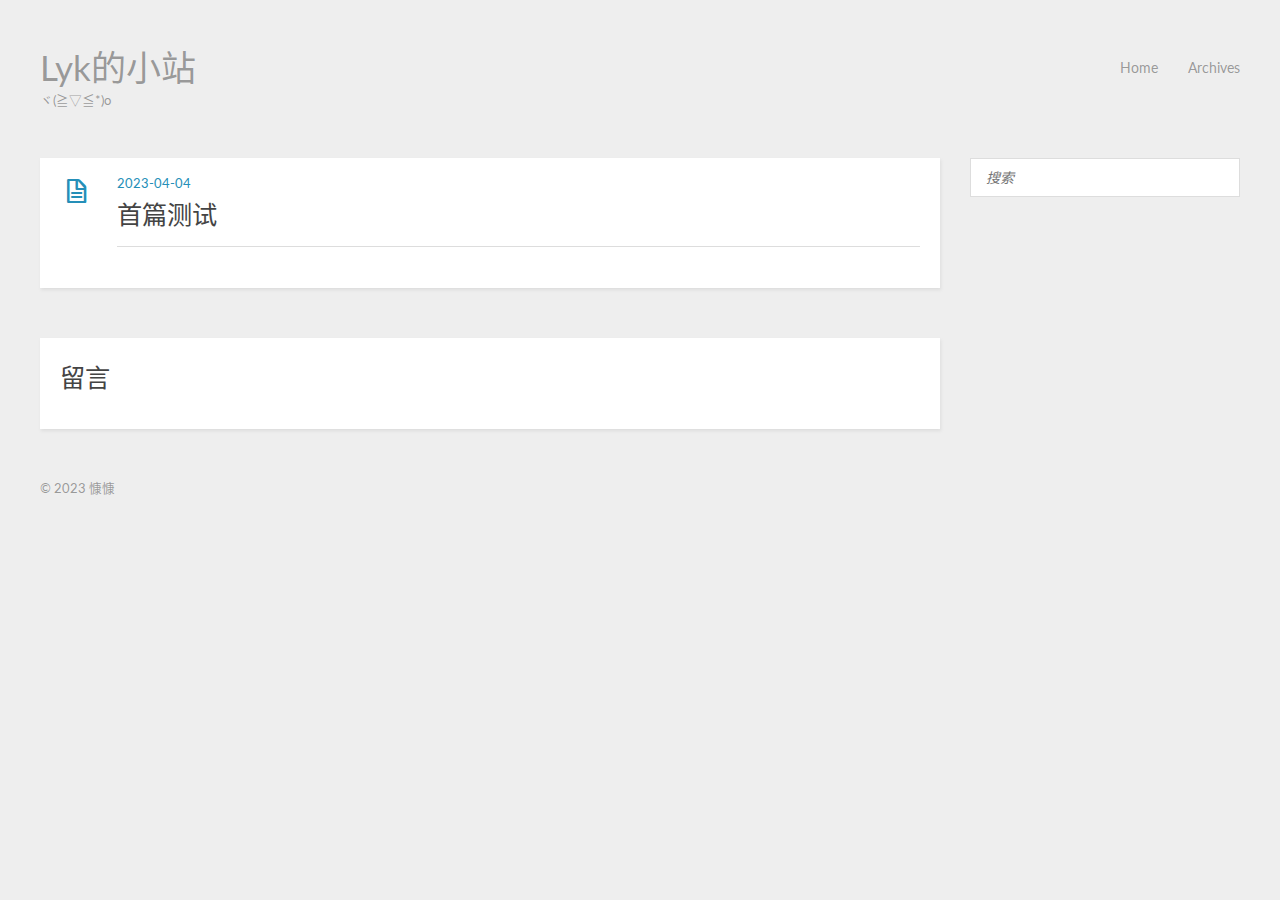
<file: 2023/04/04/首篇测试/index.html>
<!DOCTYPE HTML>
<html lang="zh-CN">
<head>
  <meta charset="utf-8">
  
  <title>首篇测试 | Lyk的小站</title>
  <meta name="author" content="慷慷">
  
  <meta name="viewport" content="width=device-width, initial-scale=1, maximum-scale=1">

  <meta property="og:title" content="首篇测试"/>
  <meta property="og:site_name" content="Lyk的小站"/>

  
    <meta property="og:image" content=""/>
  

  <link rel="shortcut icon" href="/favicon.png">
  
  
<link rel="stylesheet" href="/css/style.css">

  <!--[if lt IE 9]><script src="https://cdn.jsdelivr.net/npm/html5shiv@3.7.3/dist/html5shiv.min.js"></script><![endif]-->
  

<meta name="generator" content="Hexo 6.3.0"></head>


<body>
  <header id="header" class="inner"><div class="alignleft">
  <h1><a href="/">Lyk的小站</a></h1>
  <h2><a href="/">ヾ(≧▽≦*)o</a></h2>
</div>
<nav id="main-nav" class="alignright">
  <ul>
    
      <li><a href="/null">Home</a></li>
    
      <li><a href="/archives">Archives</a></li>
    
  </ul>
  <div class="clearfix"></div>
</nav>
<div class="clearfix"></div>
</header>
  <div id="content" class="inner">
    <div id="main-col" class="alignleft"><div id="wrapper"><article id="post-首篇测试" class="h-entry post" itemprop="blogPost" itemscope itemtype="https://schema.org/BlogPosting">
  
  <div class="post-content">
    <header>
      
        <div class="icon"></div>
        <time class="dt-published" datetime="2023-04-04T08:40:36.000Z"><a href="/2023/04/04/%E9%A6%96%E7%AF%87%E6%B5%8B%E8%AF%95/">2023-04-04</a></time>
      
      
  
    <h1 class="p-name title" itemprop="headline name">首篇测试</h1>
  

    </header>
    <div class="e-content entry" itemprop="articleBody">
      
        
      
    </div>
    <footer>
      
        
        
        
      
      <div class="clearfix"></div>
    </footer>
  </div>
</article>


<section id="comment">
  <h1 class="title">留言</h1>

<div id="cusdis_thread"
  data-host="https://cusdis.com"
  data-app-id="871d6c2c-a270-4445-b6ea-8e418ce24728"
  data-page-id="2023/04/04/首篇测试/"
  data-page-url="http://example.com/2023/04/04/%E9%A6%96%E7%AF%87%E6%B5%8B%E8%AF%95/"
  data-page-title="首篇测试"
></div>
<script async defer src="https://cusdis.com/js/cusdis.es.js"></script>
</section>

</div></div>
    <aside id="sidebar" class="alignright">
  <div class="search">
  <form action="//google.com/search" method="get" accept-charset="utf-8">
    <input type="search" name="q" results="0" placeholder="搜索">
    <input type="hidden" name="as_sitesearch" value="example.com">
  </form>
</div>


  

  
</aside>
    <div class="clearfix"></div>
  </div>
  <footer id="footer" class="inner"><div class="alignleft">
  
  &copy; 2023 慷慷
  
</div>
<div class="clearfix"></div></footer>
  
<script src="/js/jquery-3.4.1.min.js"></script>


<script src="/js/jquery.imagesloaded.min.js"></script>


<script src="/js/gallery.js"></script>





<link rel="stylesheet" href="/fancybox/jquery.fancybox.css">


<script src="/fancybox/jquery.fancybox.pack.js"></script>

<script>
(function($){
  $('.fancybox').fancybox();
})(jQuery);
</script>

</body>
</html>
</file>
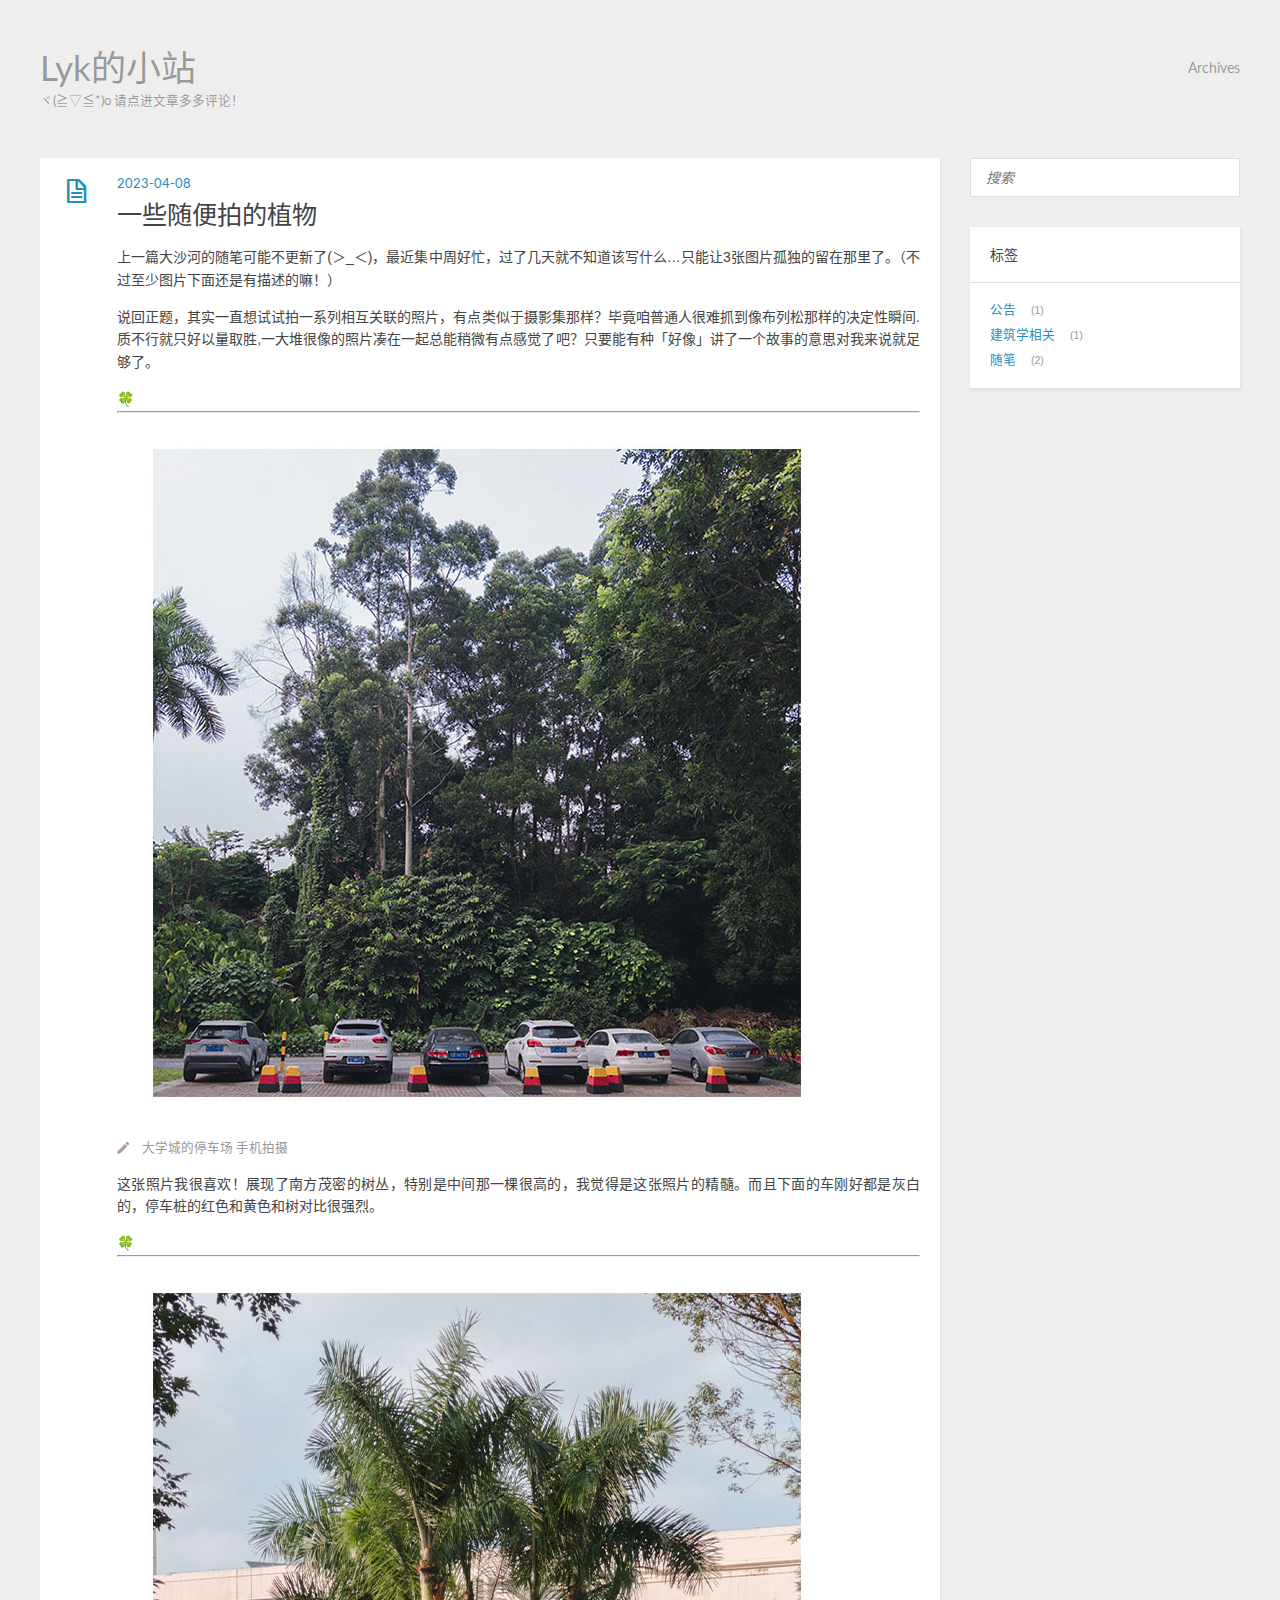
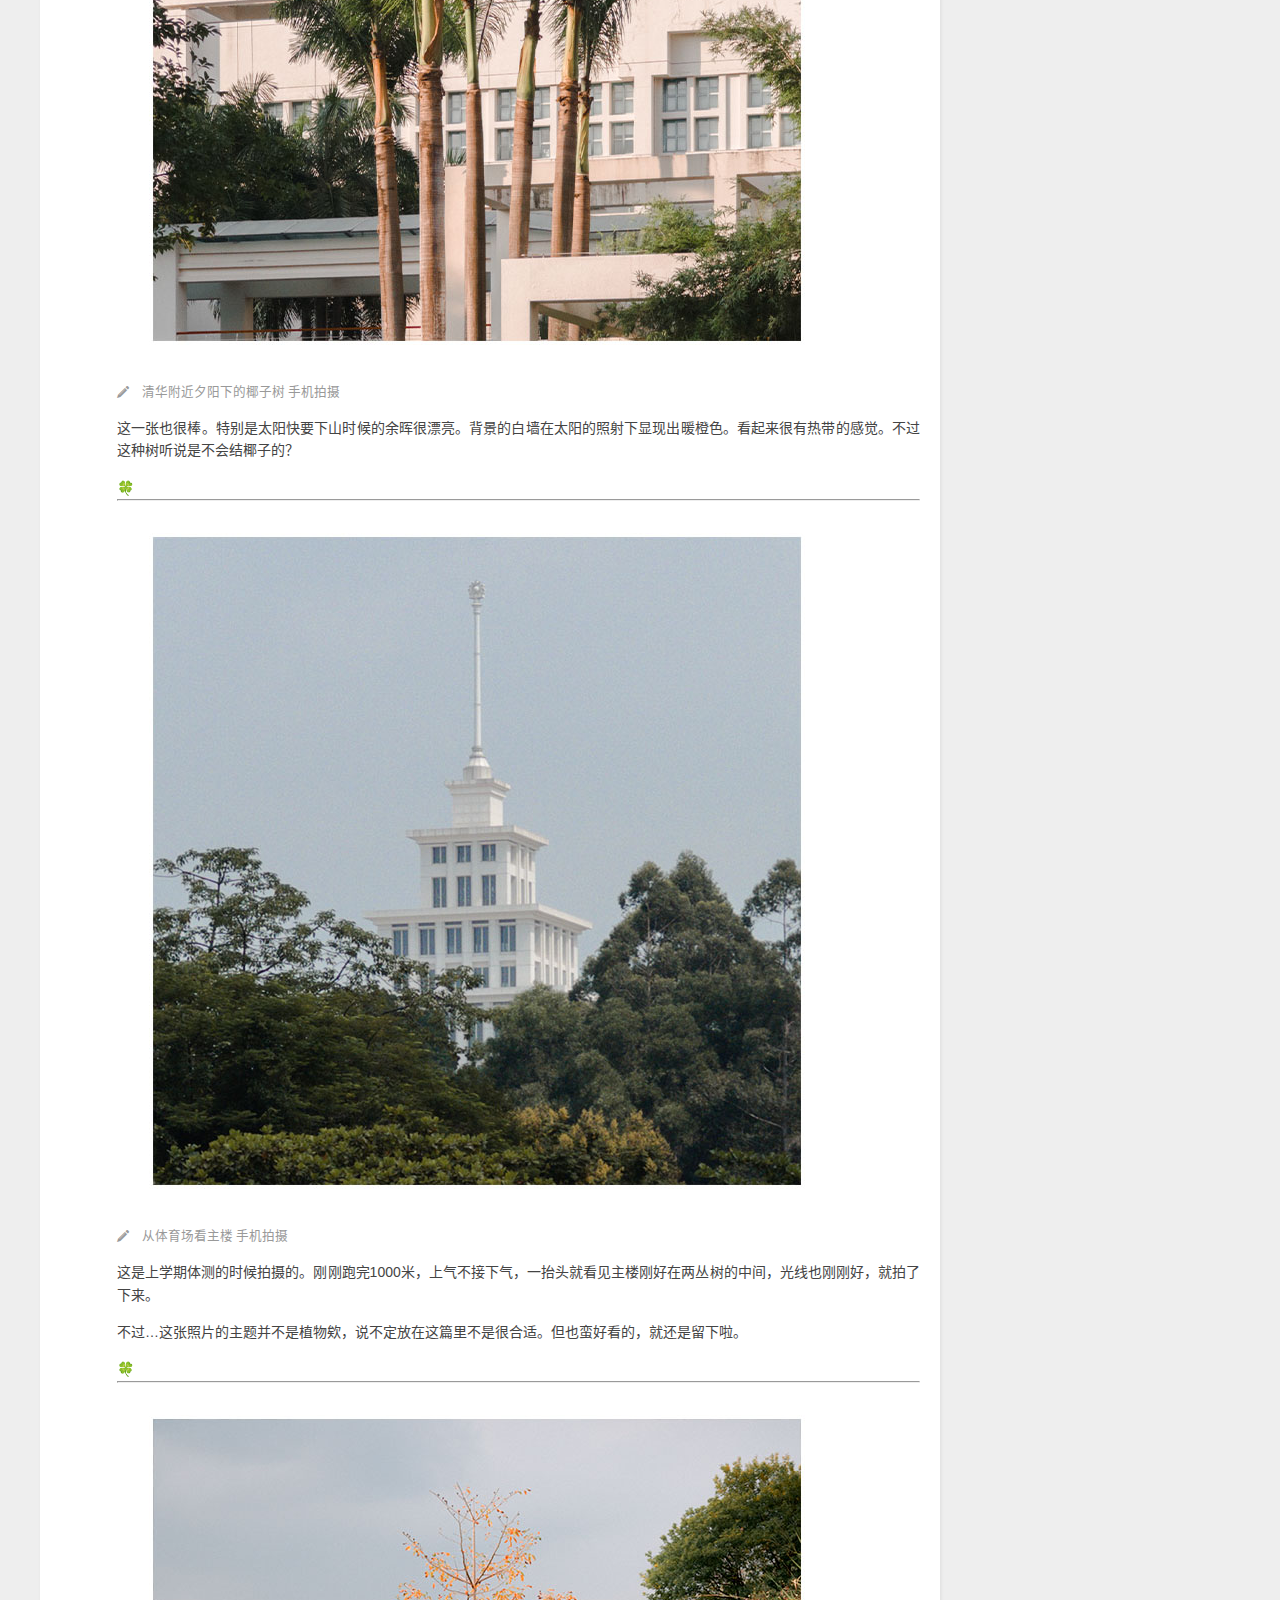
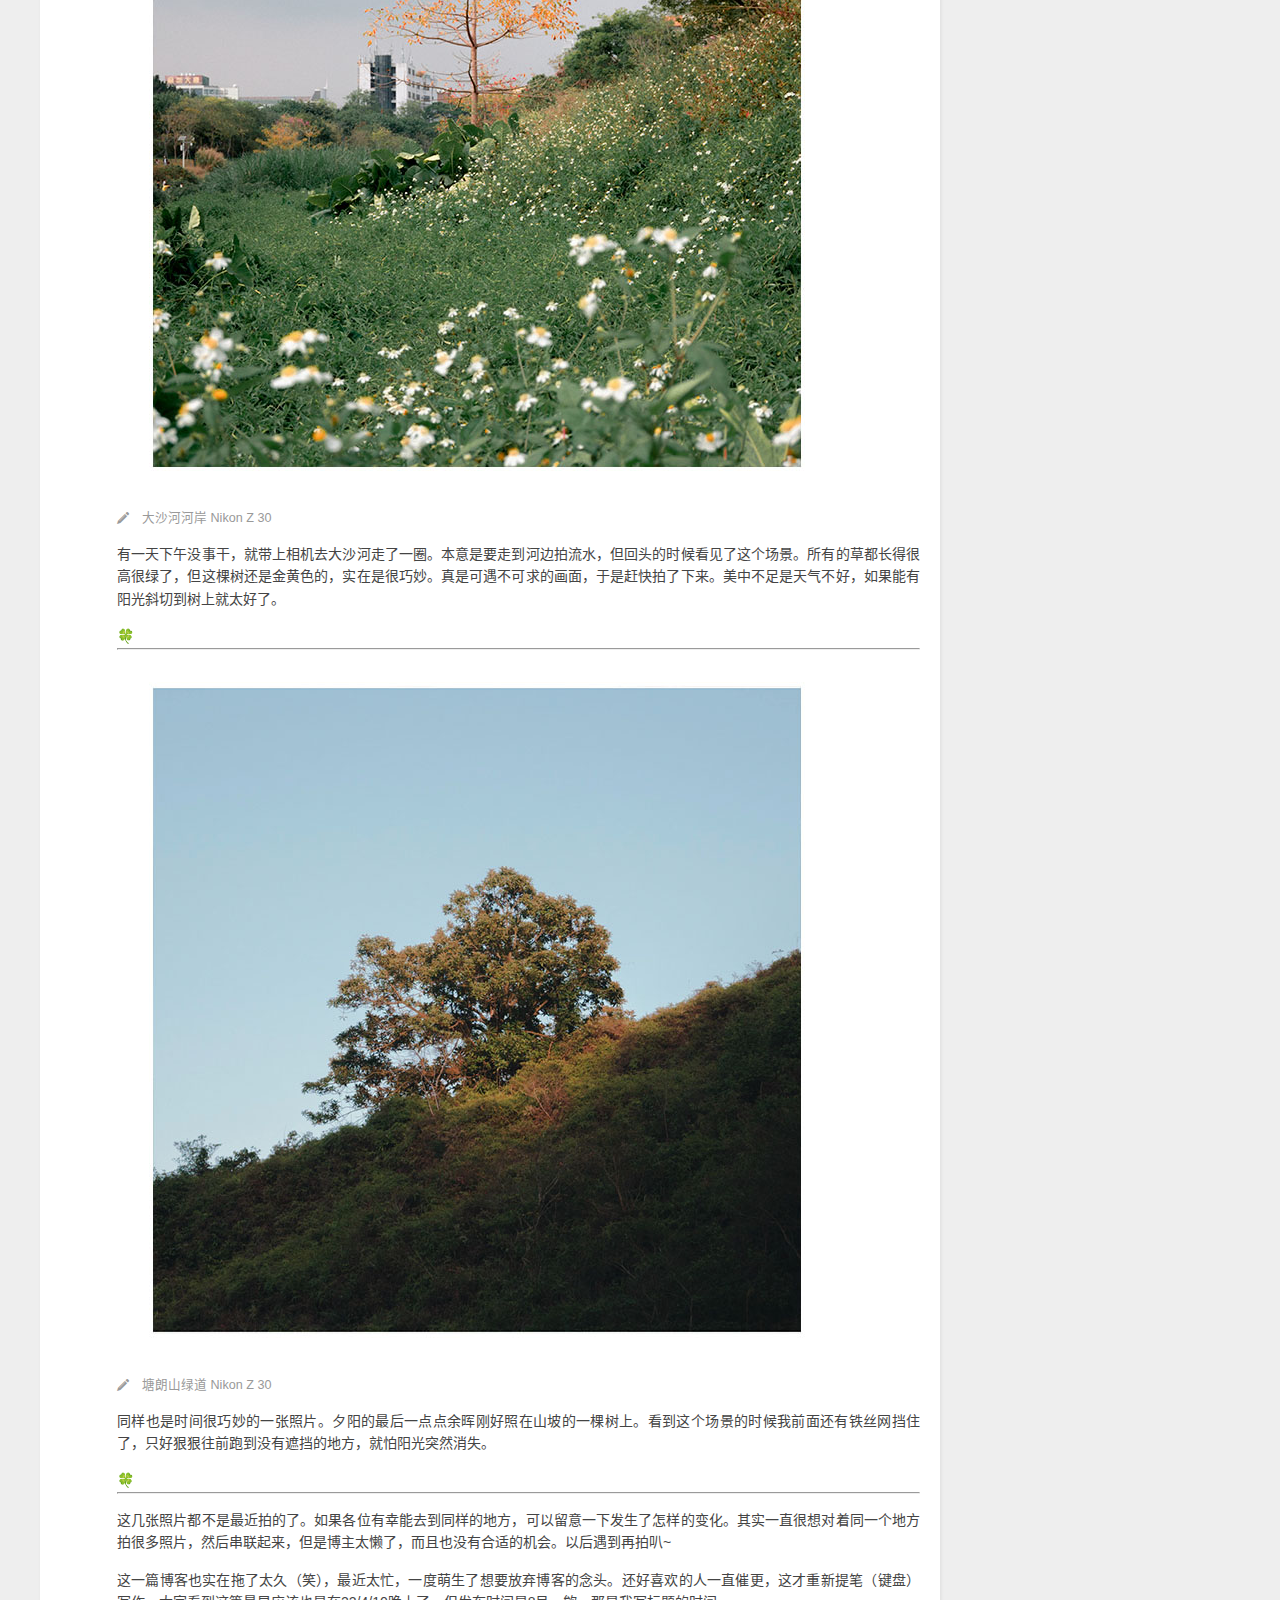
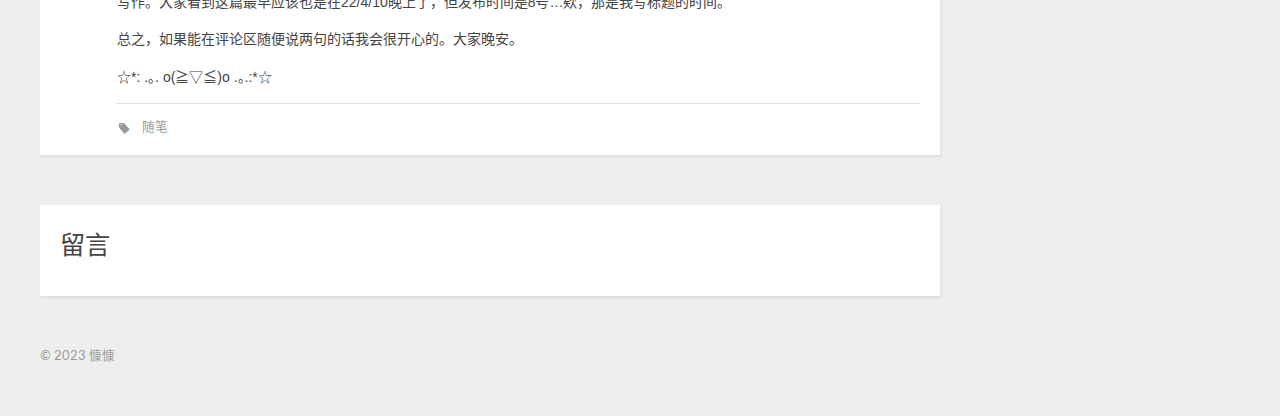
<file: 2023/04/08/一些随便拍的植物/index.html>
<!DOCTYPE HTML>
<html lang="zh-CN">
<head>
  <meta charset="utf-8">
  
  <title>一些随便拍的植物 | Lyk的小站</title>
  <meta name="author" content="慷慷">
  
  <meta name="description" content="上一篇大沙河的随笔可能不更新了(＞_＜)，最近集中周好忙，过了几天就不知道该写什么…只能让3张图片孤独的留在那里了。（不过至少图片下面还是有描述的嘛！）
说回正题，其实一直想试试拍一系列相互关联的照片，有点类似于摄影集那样？毕竟咱普通人很难抓到像布列松那样的决定性瞬间.质不行就只好以量取胜,一大堆很">
  
  <meta name="viewport" content="width=device-width, initial-scale=1, maximum-scale=1">

  <meta property="og:title" content="一些随便拍的植物"/>
  <meta property="og:site_name" content="Lyk的小站"/>

  
    <meta property="og:image" content=""/>
  

  <link rel="shortcut icon" href="/favicon.png">
  
  
<link rel="stylesheet" href="/css/style.css">

  <!--[if lt IE 9]><script src="https://cdn.jsdelivr.net/npm/html5shiv@3.7.3/dist/html5shiv.min.js"></script><![endif]-->
  

<meta name="generator" content="Hexo 6.3.0"></head>


<body>
  <header id="header" class="inner"><div class="alignleft">
  <h1><a href="/">Lyk的小站</a></h1>
  <h2><a href="/">ヾ(≧▽≦*)o 请点进文章多多评论！</a></h2>
</div>
<nav id="main-nav" class="alignright">
  <ul>
    
      <li><a href="/archives">Archives</a></li>
    
  </ul>
  <div class="clearfix"></div>
</nav>
<div class="clearfix"></div>
</header>
  <div id="content" class="inner">
    <div id="main-col" class="alignleft"><div id="wrapper"><article id="post-一些随便拍的植物" class="h-entry post" itemprop="blogPost" itemscope itemtype="https://schema.org/BlogPosting">
  
  <div class="post-content">
    <header>
      
        <div class="icon"></div>
        <time class="dt-published" datetime="2023-04-08T10:37:23.000Z"><a href="/2023/04/08/%E4%B8%80%E4%BA%9B%E9%9A%8F%E4%BE%BF%E6%8B%8D%E7%9A%84%E6%A4%8D%E7%89%A9/">2023-04-08</a></time>
      
      
  
    <h1 class="p-name title" itemprop="headline name">一些随便拍的植物</h1>
  

    </header>
    <div class="e-content entry" itemprop="articleBody">
      
        <p>上一篇大沙河的随笔可能不更新了(＞_＜)，最近集中周好忙，过了几天就不知道该写什么…只能让3张图片孤独的留在那里了。（不过至少图片下面还是有描述的嘛！）</p>
<p>说回正题，其实一直想试试拍一系列相互关联的照片，有点类似于摄影集那样？毕竟咱普通人很难抓到像布列松那样的决定性瞬间.质不行就只好以量取胜,一大堆很像的照片凑在一起总能稍微有点感觉了吧？只要能有种「好像」讲了一个故事的意思对我来说就足够了。</p>
<p>🍀</p>
<hr>
<img src="/images/0408_1.jpg" alt="大学城的停车场 手机拍摄" width="720" height="720" align="middle" />

<p>这张照片我很喜欢！展现了南方茂密的树丛，特别是中间那一棵很高的，我觉得是这张照片的精髓。而且下面的车刚好都是灰白的，停车桩的红色和黄色和树对比很强烈。</p>
<p>🍀</p>
<hr>
<img src="/images/0408_2.jpg" alt="清华附近夕阳下的椰子树 手机拍摄" width="720" height="720" align="middle" />

<p>这一张也很棒。特别是太阳快要下山时候的余晖很漂亮。背景的白墙在太阳的照射下显现出暖橙色。看起来很有热带的感觉。不过这种树听说是不会结椰子的？</p>
<p>🍀</p>
<hr>
<img src="/images/0408_3.jpg" alt="从体育场看主楼 手机拍摄" width="720" height="720" align="middle" />

<p>这是上学期体测的时候拍摄的。刚刚跑完1000米，上气不接下气，一抬头就看见主楼刚好在两丛树的中间，光线也刚刚好，就拍了下来。</p>
<p>不过…这张照片的主题并不是植物欸，说不定放在这篇里不是很合适。但也蛮好看的，就还是留下啦。</p>
<p>🍀</p>
<hr>
<img src="/images/0408_5.jpg" alt="大沙河河岸 Nikon Z 30" width="720" height="720" align="middle" />

<p>有一天下午没事干，就带上相机去大沙河走了一圈。本意是要走到河边拍流水，但回头的时候看见了这个场景。所有的草都长得很高很绿了，但这棵树还是金黄色的，实在是很巧妙。真是可遇不可求的画面，于是赶快拍了下来。美中不足是天气不好，如果能有阳光斜切到树上就太好了。</p>
<p>🍀</p>
<hr>
<img src="/images/0408_6.jpg" alt="塘朗山绿道 Nikon Z 30" width="720" height="720" align="middle" />

<p>同样也是时间很巧妙的一张照片。夕阳的最后一点点余晖刚好照在山坡的一棵树上。看到这个场景的时候我前面还有铁丝网挡住了，只好狠狠往前跑到没有遮挡的地方，就怕阳光突然消失。</p>
<p>🍀</p>
<hr>
<p>这几张照片都不是最近拍的了。如果各位有幸能去到同样的地方，可以留意一下发生了怎样的变化。其实一直很想对着同一个地方拍很多照片，然后串联起来，但是博主太懒了，而且也没有合适的机会。以后遇到再拍叭~</p>
<p>这一篇博客也实在拖了太久（笑），最近太忙，一度萌生了想要放弃博客的念头。还好喜欢的人一直催更，这才重新提笔（键盘）写作。大家看到这篇最早应该也是在22&#x2F;4&#x2F;10晚上了，但发布时间是8号…欸，那是我写标题的时间。</p>
<p>总之，如果能在评论区随便说两句的话我会很开心的。大家晚安。</p>
<p>☆*: .｡. o(≧▽≦)o .｡.:*☆</p>

      
    </div>
    <footer>
      
        
        
  
  <div class="tags">
    <a href="/tags/%E9%9A%8F%E7%AC%94/">随笔</a>
  </div>

        
      
      <div class="clearfix"></div>
    </footer>
  </div>
</article>


<section id="comment">
  <h1 class="title">留言</h1>

<div id="cusdis_thread"
  data-host="https://cusdis.com"
  data-app-id="871d6c2c-a270-4445-b6ea-8e418ce24728"
  data-page-id="2023/04/08/一些随便拍的植物/"
  data-page-url="http://example.com/2023/04/08/%E4%B8%80%E4%BA%9B%E9%9A%8F%E4%BE%BF%E6%8B%8D%E7%9A%84%E6%A4%8D%E7%89%A9/"
  data-page-title="一些随便拍的植物"
></div>
<script async defer src="https://cusdis.com/js/cusdis.es.js"></script>
</section>

</div></div>
    <aside id="sidebar" class="alignright">
  <div class="search">
  <form action="//google.com/search" method="get" accept-charset="utf-8">
    <input type="search" name="q" results="0" placeholder="搜索">
    <input type="hidden" name="as_sitesearch" value="example.com">
  </form>
</div>


  

  
<div class="widget tag">
  <h3 class="title">标签</h3>
  <ul class="entry">
  
    <li><a href="/tags/%E5%85%AC%E5%91%8A/">公告</a><small>1</small></li>
  
    <li><a href="/tags/%E5%BB%BA%E7%AD%91%E5%AD%A6%E7%9B%B8%E5%85%B3/">建筑学相关</a><small>1</small></li>
  
    <li><a href="/tags/%E9%9A%8F%E7%AC%94/">随笔</a><small>2</small></li>
  
  </ul>
</div>

</aside>
    <div class="clearfix"></div>
  </div>
  <footer id="footer" class="inner"><div class="alignleft">
  
  &copy; 2023 慷慷
  
</div>
<div class="clearfix"></div></footer>
  
<script src="/js/jquery-3.4.1.min.js"></script>


<script src="/js/jquery.imagesloaded.min.js"></script>


<script src="/js/gallery.js"></script>





<link rel="stylesheet" href="/fancybox/jquery.fancybox.css">


<script src="/fancybox/jquery.fancybox.pack.js"></script>

<script>
(function($){
  $('.fancybox').fancybox();
})(jQuery);
</script>

</body>
</html>
</file>
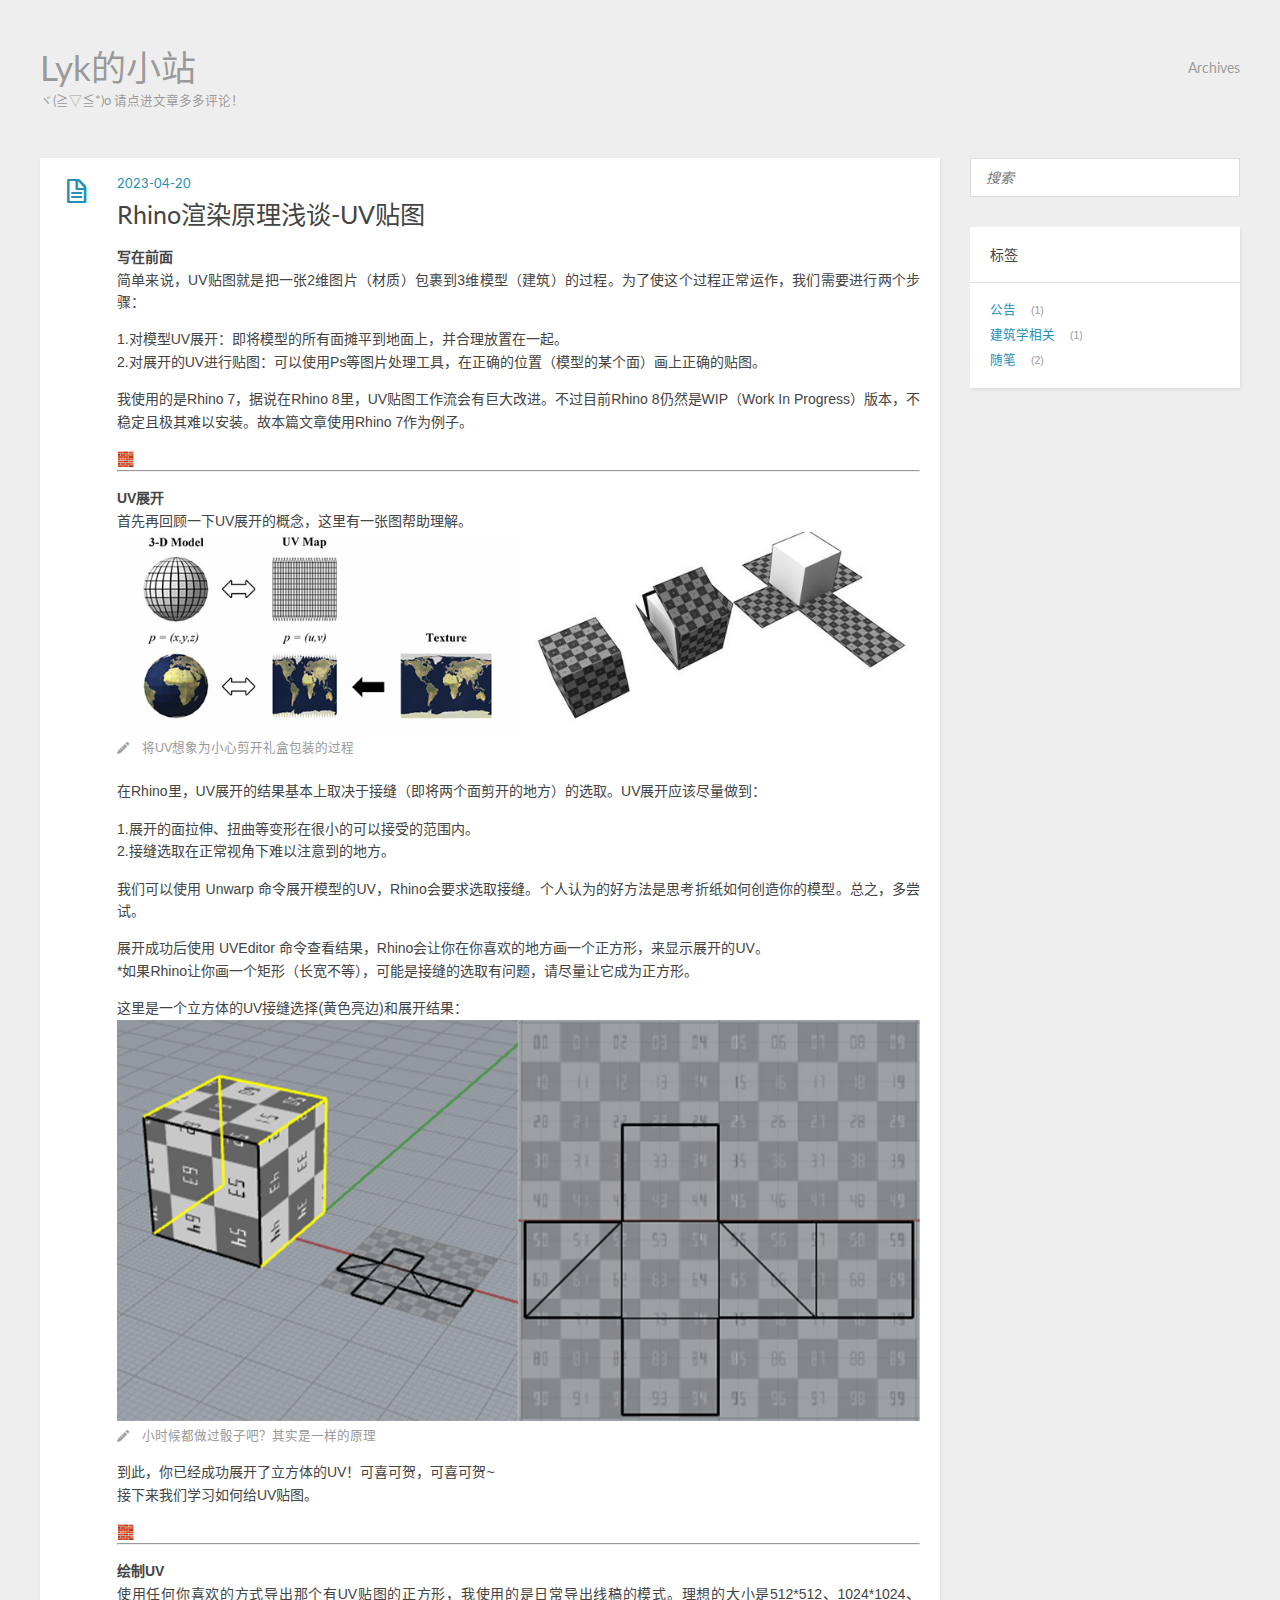
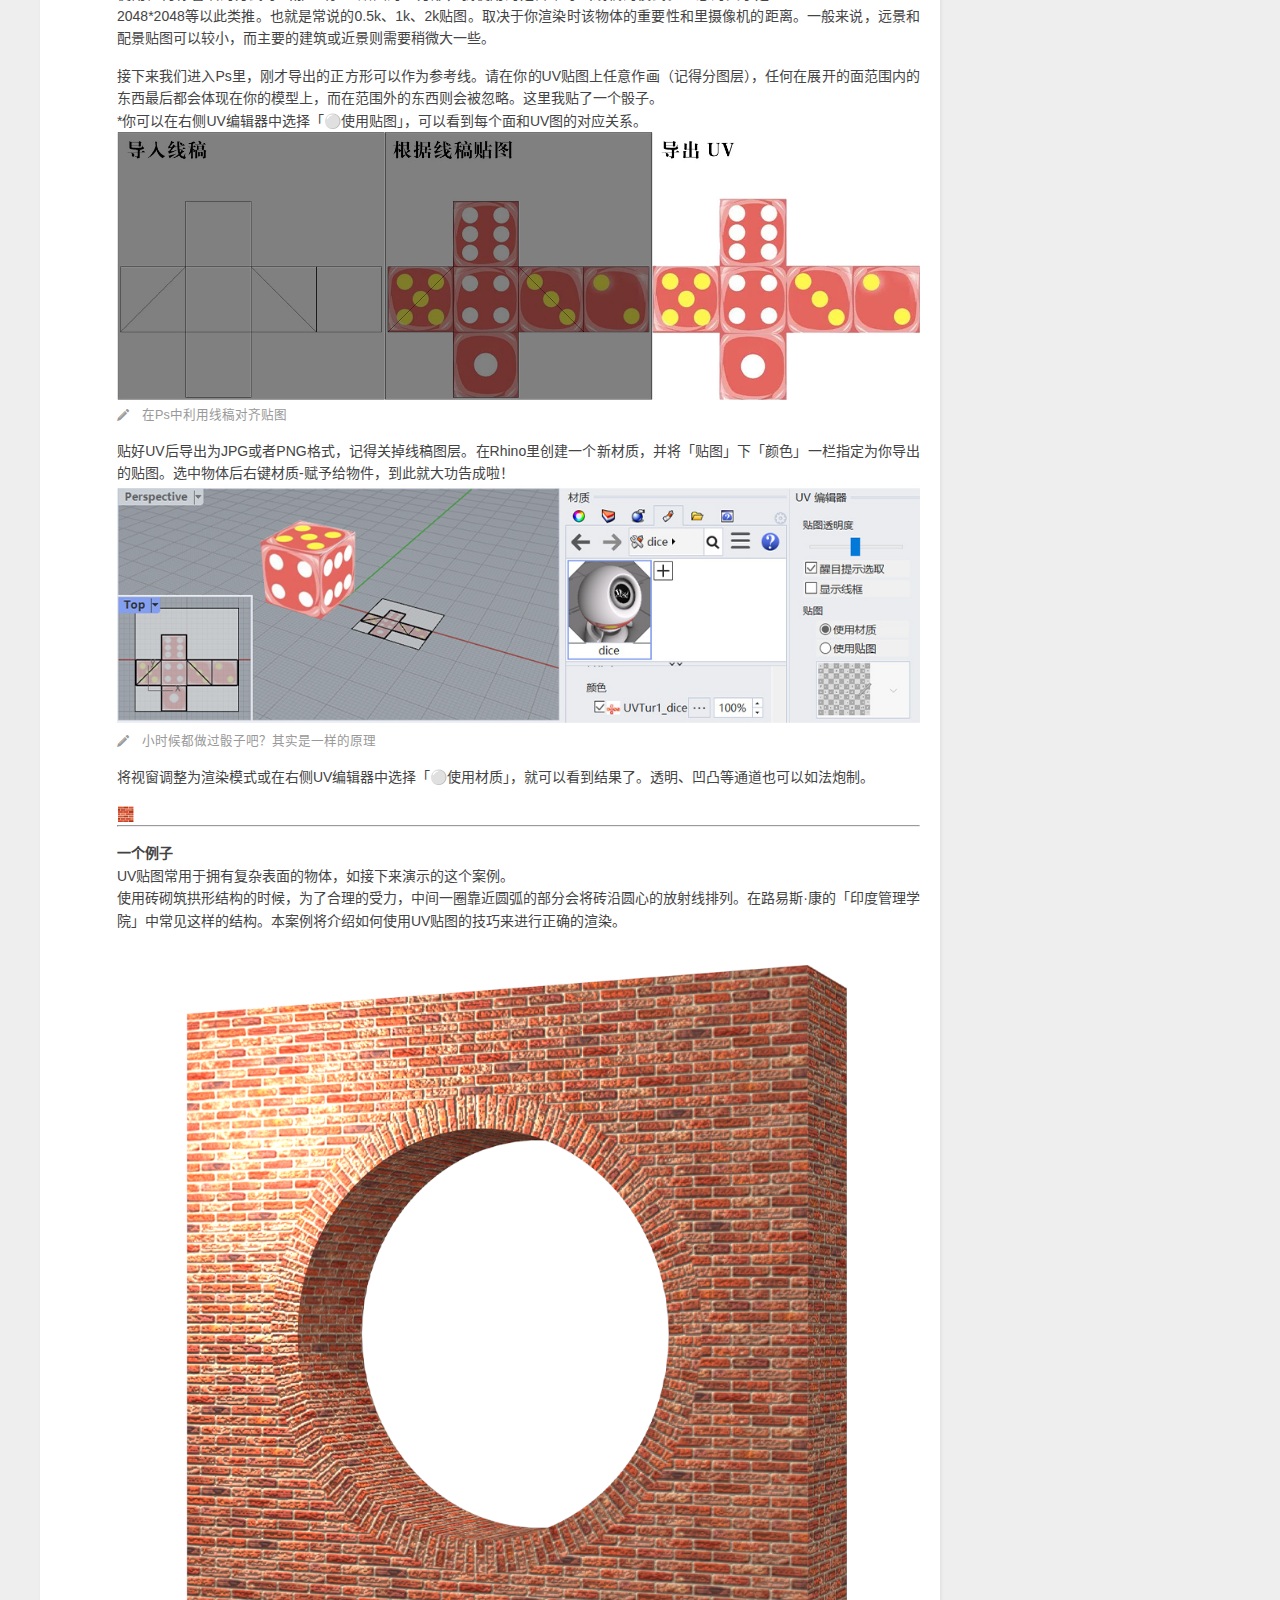
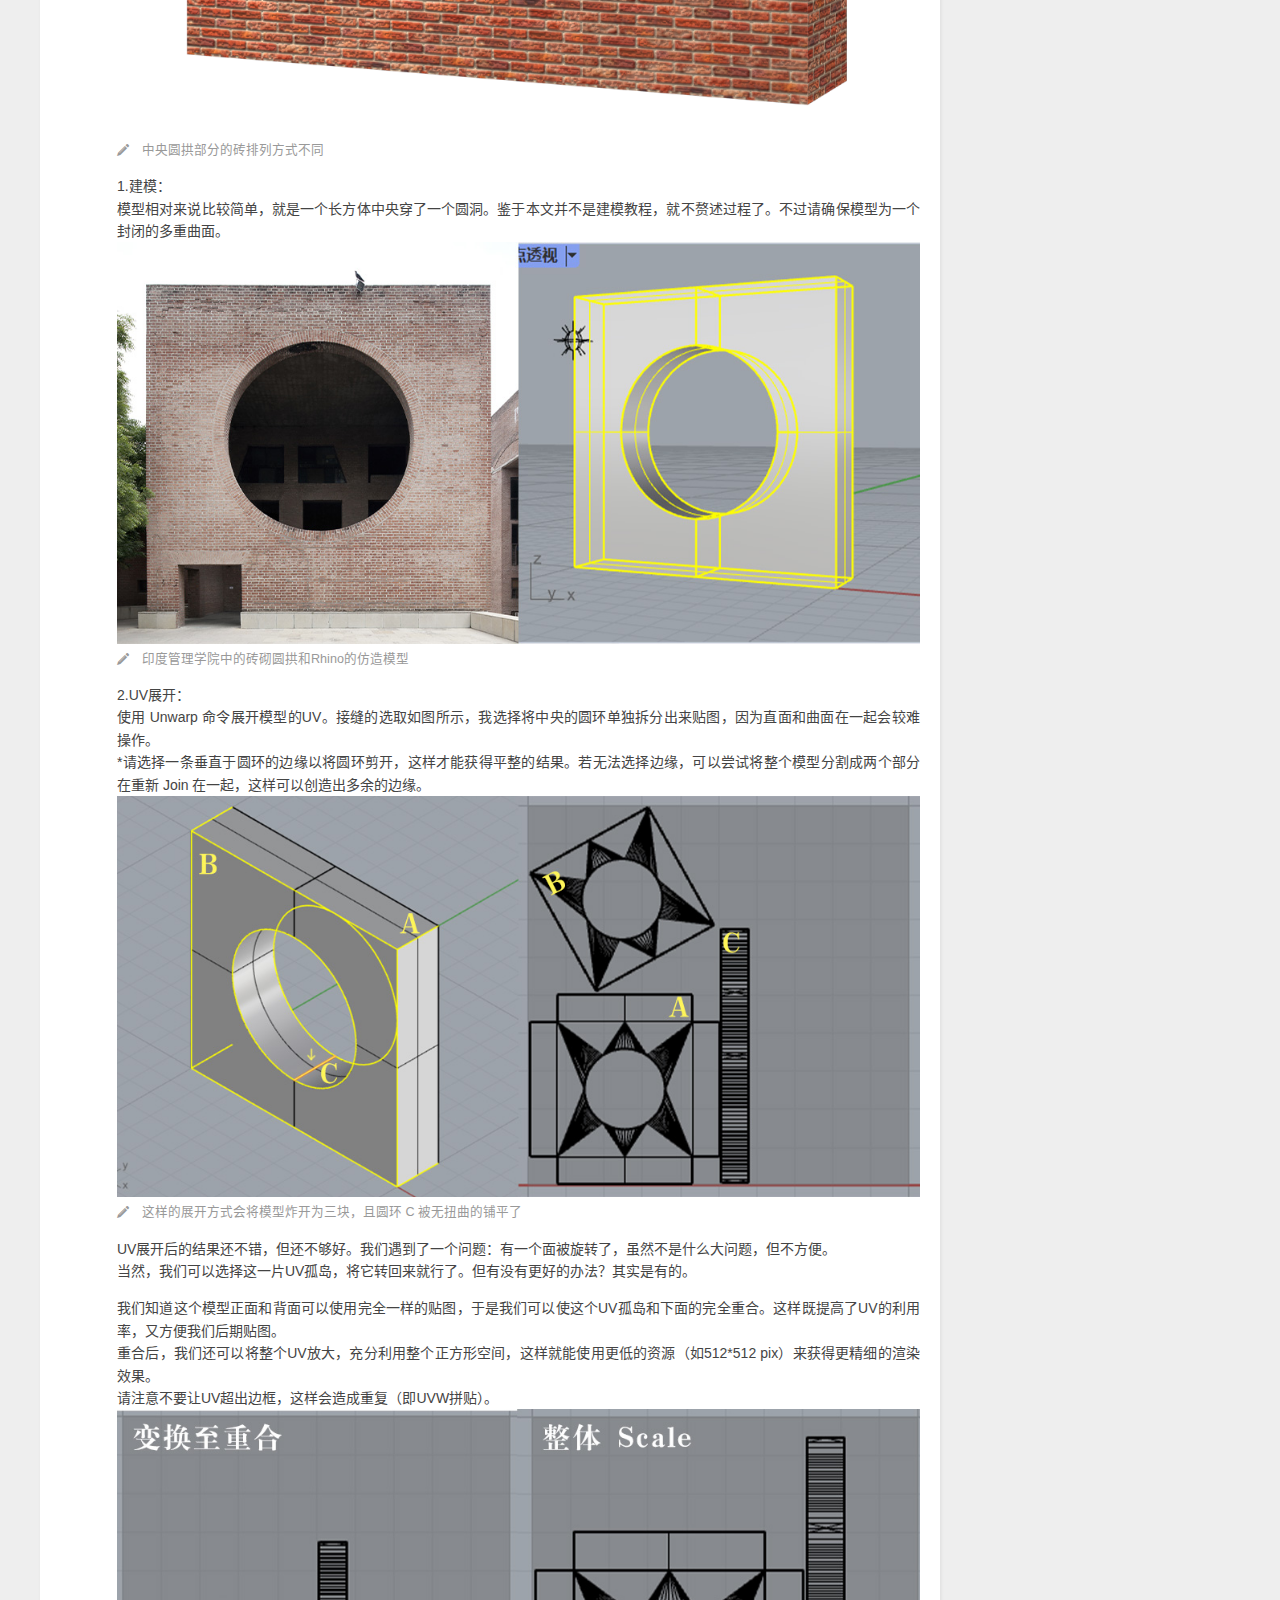
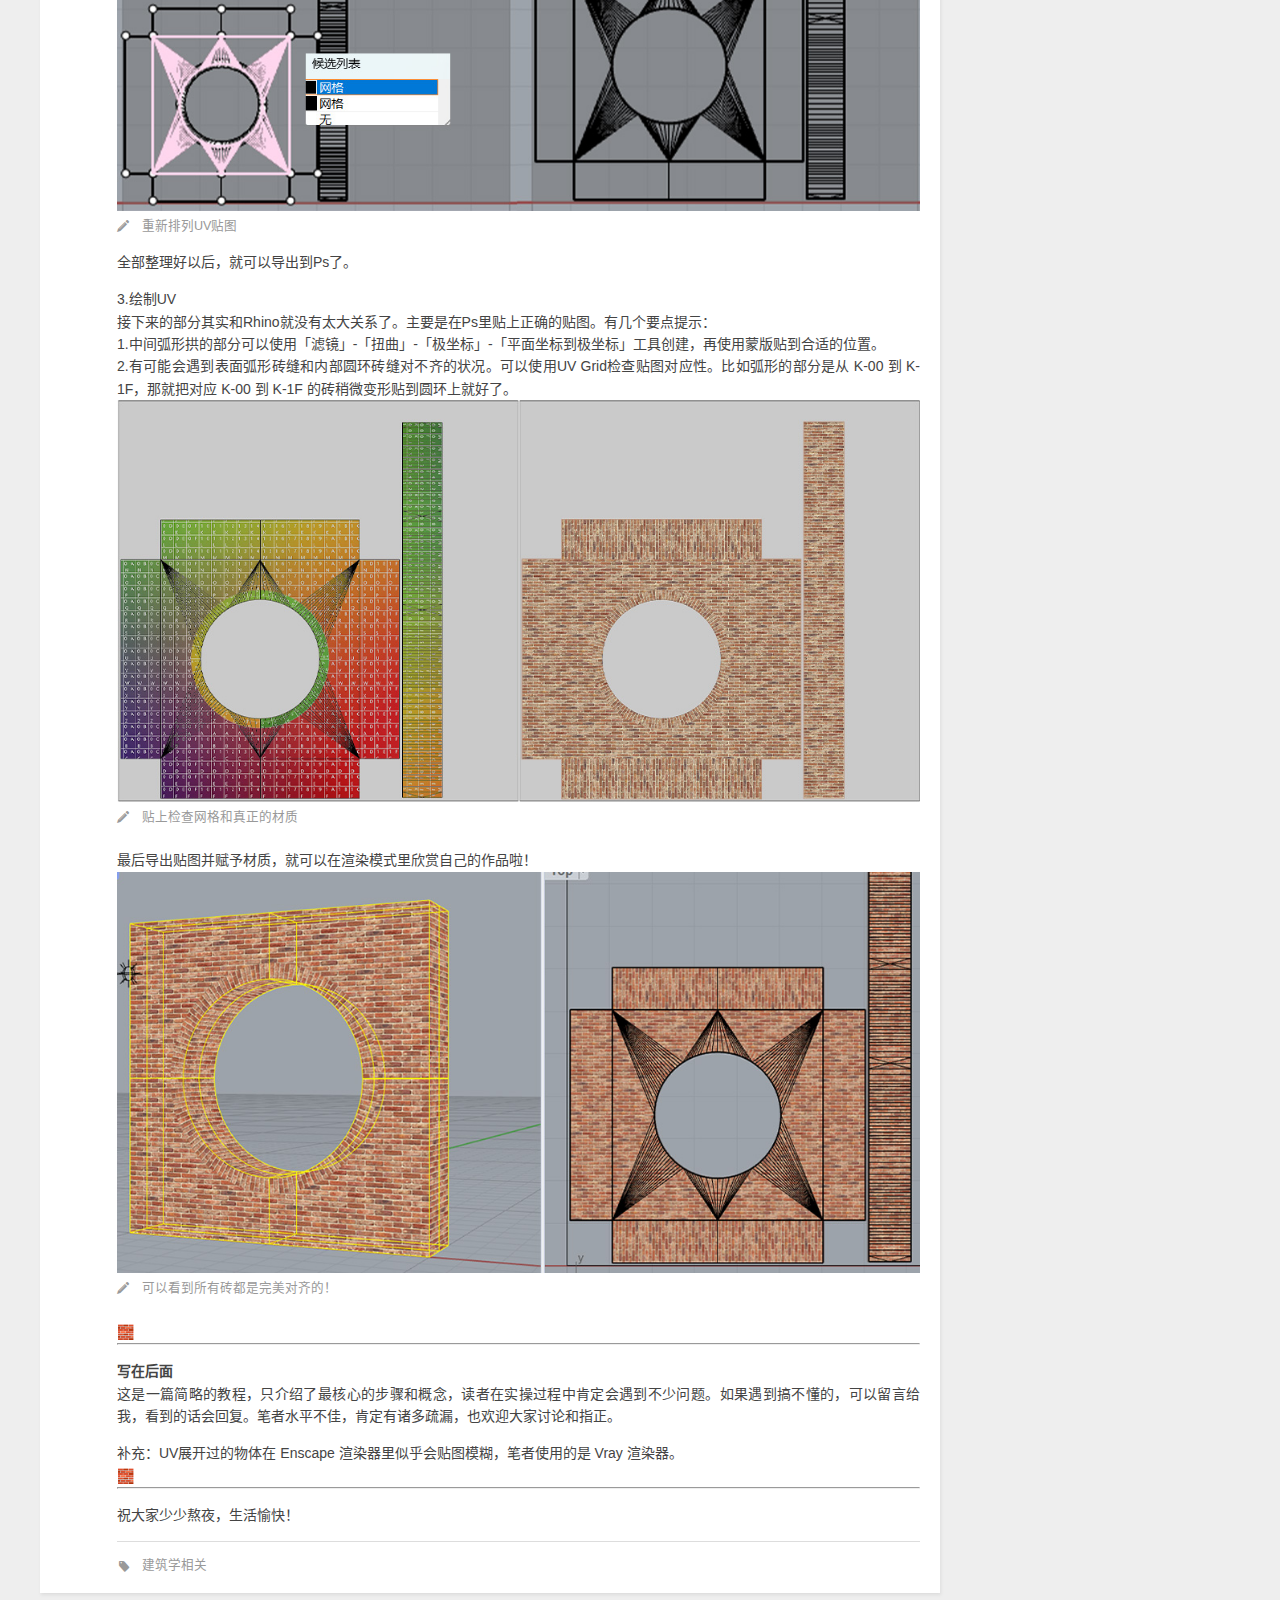
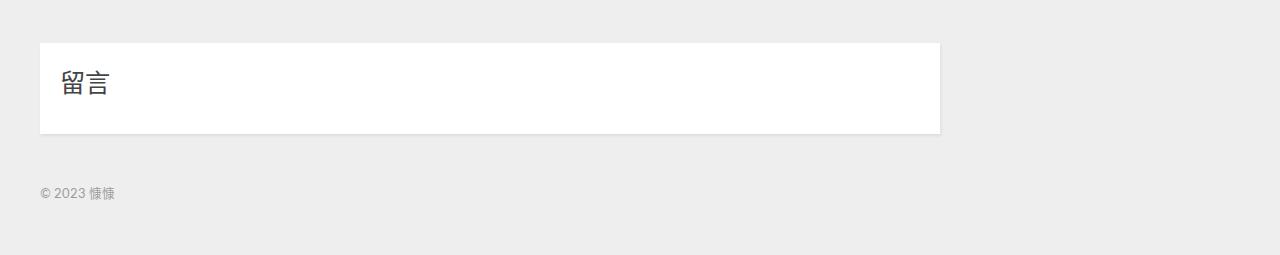
<file: 2023/04/20/Rhino渲染原理浅谈-1-UV贴图/index.html>
<!DOCTYPE HTML>
<html lang="zh-CN">
<head>
  <meta charset="utf-8">
  
  <title>Rhino渲染原理浅谈-UV贴图 | Lyk的小站</title>
  <meta name="author" content="慷慷">
  
  <meta name="description" content="写在前面简单来说，UV贴图就是把一张2维图片（材质）包裹到3维模型（建筑）的过程。为了使这个过程正常运作，我们需要进行两个步骤：
1.对模型UV展开：即将模型的所有面摊平到地面上，并合理放置在一起。2.对展开的UV进行贴图：可以使用Ps等图片处理工具，在正确的位置（模型的某个面）画上正确的贴图。
我">
  
  <meta name="viewport" content="width=device-width, initial-scale=1, maximum-scale=1">

  <meta property="og:title" content="Rhino渲染原理浅谈-UV贴图"/>
  <meta property="og:site_name" content="Lyk的小站"/>

  
    <meta property="og:image" content=""/>
  

  <link rel="shortcut icon" href="/favicon.png">
  
  
<link rel="stylesheet" href="/css/style.css">

  <!--[if lt IE 9]><script src="https://cdn.jsdelivr.net/npm/html5shiv@3.7.3/dist/html5shiv.min.js"></script><![endif]-->
  

<meta name="generator" content="Hexo 6.3.0"></head>


<body>
  <header id="header" class="inner"><div class="alignleft">
  <h1><a href="/">Lyk的小站</a></h1>
  <h2><a href="/">ヾ(≧▽≦*)o 请点进文章多多评论！</a></h2>
</div>
<nav id="main-nav" class="alignright">
  <ul>
    
      <li><a href="/archives">Archives</a></li>
    
  </ul>
  <div class="clearfix"></div>
</nav>
<div class="clearfix"></div>
</header>
  <div id="content" class="inner">
    <div id="main-col" class="alignleft"><div id="wrapper"><article id="post-Rhino渲染原理浅谈-1-UV贴图" class="h-entry post" itemprop="blogPost" itemscope itemtype="https://schema.org/BlogPosting">
  
  <div class="post-content">
    <header>
      
        <div class="icon"></div>
        <time class="dt-published" datetime="2023-04-20T11:02:54.000Z"><a href="/2023/04/20/Rhino%E6%B8%B2%E6%9F%93%E5%8E%9F%E7%90%86%E6%B5%85%E8%B0%88-1-UV%E8%B4%B4%E5%9B%BE/">2023-04-20</a></time>
      
      
  
    <h1 class="p-name title" itemprop="headline name">Rhino渲染原理浅谈-UV贴图</h1>
  

    </header>
    <div class="e-content entry" itemprop="articleBody">
      
        <p><strong>写在前面</strong><br>简单来说，UV贴图就是把一张2维图片（材质）包裹到3维模型（建筑）的过程。为了使这个过程正常运作，我们需要进行两个步骤：</p>
<p>1.对模型UV展开：即将模型的所有面摊平到地面上，并合理放置在一起。<br>2.对展开的UV进行贴图：可以使用Ps等图片处理工具，在正确的位置（模型的某个面）画上正确的贴图。</p>
<p>我使用的是Rhino 7，据说在Rhino 8里，UV贴图工作流会有巨大改进。不过目前Rhino 8仍然是WIP（Work In Progress）版本，不稳定且极其难以安装。故本篇文章使用Rhino 7作为例子。</p>
<p>🧱</p>
<hr>
<p><strong>UV展开</strong><br>首先再回顾一下UV展开的概念，这里有一张图帮助理解。<br><img src="/images/UV1.jpg" alt="将UV想象为小心剪开礼盒包装的过程" width="1000" height="250" align="middle" /><br>在Rhino里，UV展开的结果基本上取决于接缝（即将两个面剪开的地方）的选取。UV展开应该尽量做到：</p>
<p>1.展开的面拉伸、扭曲等变形在很小的可以接受的范围内。<br>2.接缝选取在正常视角下难以注意到的地方。</p>
<p>我们可以使用 Unwarp 命令展开模型的UV，Rhino会要求选取接缝。个人认为的好方法是思考折纸如何创造你的模型。总之，多尝试。</p>
<p>展开成功后使用 UVEditor 命令查看结果，Rhino会让你在你喜欢的地方画一个正方形，来显示展开的UV。<br>*如果Rhino让你画一个矩形（长宽不等），可能是接缝的选取有问题，请尽量让它成为正方形。</p>
<p>这里是一个立方体的UV接缝选择(黄色亮边)和展开结果：<br><img src="/images/UV2.jpg" alt="小时候都做过骰子吧？其实是一样的原理" width="1000" height="500" align="middle" /></p>
<p>到此，你已经成功展开了立方体的UV！可喜可贺，可喜可贺~<br>接下来我们学习如何给UV贴图。</p>
<p>🧱</p>
<hr>
<p><strong>绘制UV</strong><br>使用任何你喜欢的方式导出那个有UV贴图的正方形，我使用的是日常导出线稿的模式。理想的大小是512*512、1024*1024、2048*2048等以此类推。也就是常说的0.5k、1k、2k贴图。取决于你渲染时该物体的重要性和里摄像机的距离。一般来说，远景和配景贴图可以较小，而主要的建筑或近景则需要稍微大一些。</p>
<p>接下来我们进入Ps里，刚才导出的正方形可以作为参考线。请在你的UV贴图上任意作画（记得分图层），任何在展开的面范围内的东西最后都会体现在你的模型上，而在范围外的东西则会被忽略。这里我贴了一个骰子。<br>*你可以在右侧UV编辑器中选择「⚪使用贴图」，可以看到每个面和UV图的对应关系。<br><img src="/images/UV3.jpg" alt="在Ps中利用线稿对齐贴图" width="1500" height="500" align="middle" /></p>
<p>贴好UV后导出为JPG或者PNG格式，记得关掉线稿图层。在Rhino里创建一个新材质，并将「贴图」下「颜色」一栏指定为你导出的贴图。选中物体后右键材质-赋予给物件，到此就大功告成啦！<br><img src="/images/UV4.jpg" alt="小时候都做过骰子吧？其实是一样的原理" width="1000" height="300" align="middle" /></p>
<p>将视窗调整为渲染模式或在右侧UV编辑器中选择「⚪使用材质」，就可以看到结果了。透明、凹凸等通道也可以如法炮制。</p>
<p>🧱</p>
<hr>
<p><strong>一个例子</strong><br>UV贴图常用于拥有复杂表面的物体，如接下来演示的这个案例。<br>使用砖砌筑拱形结构的时候，为了合理的受力，中间一圈靠近圆弧的部分会将砖沿圆心的放射线排列。在路易斯·康的「印度管理学院」中常见这样的结构。本案例将介绍如何使用UV贴图的技巧来进行正确的渲染。<br><img src="/images/UV0.png" alt="中央圆拱部分的砖排列方式不同" width="1024" height="1024" align="middle" /></p>
<p>1.建模：<br>模型相对来说比较简单，就是一个长方体中央穿了一个圆洞。鉴于本文并不是建模教程，就不赘述过程了。不过请确保模型为一个封闭的多重曲面。<br><img src="/images/UV5.jpg" alt="印度管理学院中的砖砌圆拱和Rhino的仿造模型" width="1000" height="500" align="middle" /></p>
<p>2.UV展开：<br>使用 Unwarp 命令展开模型的UV。接缝的选取如图所示，我选择将中央的圆环单独拆分出来贴图，因为直面和曲面在一起会较难操作。<br>*请选择一条垂直于圆环的边缘以将圆环剪开，这样才能获得平整的结果。若无法选择边缘，可以尝试将整个模型分割成两个部分在重新 Join 在一起，这样可以创造出多余的边缘。<br><img src="/images/UV6.jpg" alt="这样的展开方式会将模型炸开为三块，且圆环 C 被无扭曲的铺平了" width="1000" height="500" align="middle" /></p>
<p>UV展开后的结果还不错，但还不够好。我们遇到了一个问题：有一个面被旋转了，虽然不是什么大问题，但不方便。<br>当然，我们可以选择这一片UV孤岛，将它转回来就行了。但有没有更好的办法？其实是有的。</p>
<p>我们知道这个模型正面和背面可以使用完全一样的贴图，于是我们可以使这个UV孤岛和下面的完全重合。这样既提高了UV的利用率，又方便我们后期贴图。<br>重合后，我们还可以将整个UV放大，充分利用整个正方形空间，这样就能使用更低的资源（如512*512 pix）来获得更精细的渲染效果。<br>请注意不要让UV超出边框，这样会造成重复（即UVW拼贴）。</p>
<img src="/images/UV7.jpg" alt="重新排列UV贴图" width="1000" height="500" align="middle" />

<p>全部整理好以后，就可以导出到Ps了。</p>
<p>3.绘制UV<br>接下来的部分其实和Rhino就没有太大关系了。主要是在Ps里贴上正确的贴图。有几个要点提示：<br>1.中间弧形拱的部分可以使用「滤镜」-「扭曲」-「极坐标」-「平面坐标到极坐标」工具创建，再使用蒙版贴到合适的位置。<br>2.有可能会遇到表面弧形砖缝和内部圆环砖缝对不齐的状况。可以使用UV Grid检查贴图对应性。比如弧形的部分是从 K-00 到 K-1F，那就把对应 K-00 到 K-1F 的砖稍微变形贴到圆环上就好了。<br><img src="/images/UV8.jpg" alt="贴上检查网格和真正的材质" width="1000" height="500" align="middle" /><br>最后导出贴图并赋予材质，就可以在渲染模式里欣赏自己的作品啦！<br><img src="/images/UV9.jpg" alt="可以看到所有砖都是完美对齐的！" width="1000" height="500" align="middle" /><br>🧱</p>
<hr>
<p><strong>写在后面</strong><br>这是一篇简略的教程，只介绍了最核心的步骤和概念，读者在实操过程中肯定会遇到不少问题。如果遇到搞不懂的，可以留言给我，看到的话会回复。笔者水平不佳，肯定有诸多疏漏，也欢迎大家讨论和指正。</p>
<p>补充：UV展开过的物体在 Enscape 渲染器里似乎会贴图模糊，笔者使用的是 Vray 渲染器。<br>🧱</p>
<hr>
<p>祝大家少少熬夜，生活愉快！</p>

      
    </div>
    <footer>
      
        
        
  
  <div class="tags">
    <a href="/tags/%E5%BB%BA%E7%AD%91%E5%AD%A6%E7%9B%B8%E5%85%B3/">建筑学相关</a>
  </div>

        
      
      <div class="clearfix"></div>
    </footer>
  </div>
</article>


<section id="comment">
  <h1 class="title">留言</h1>

<div id="cusdis_thread"
  data-host="https://cusdis.com"
  data-app-id="871d6c2c-a270-4445-b6ea-8e418ce24728"
  data-page-id="2023/04/20/Rhino渲染原理浅谈-1-UV贴图/"
  data-page-url="http://example.com/2023/04/20/Rhino%E6%B8%B2%E6%9F%93%E5%8E%9F%E7%90%86%E6%B5%85%E8%B0%88-1-UV%E8%B4%B4%E5%9B%BE/"
  data-page-title="Rhino渲染原理浅谈-UV贴图"
></div>
<script async defer src="https://cusdis.com/js/cusdis.es.js"></script>
</section>

</div></div>
    <aside id="sidebar" class="alignright">
  <div class="search">
  <form action="//google.com/search" method="get" accept-charset="utf-8">
    <input type="search" name="q" results="0" placeholder="搜索">
    <input type="hidden" name="as_sitesearch" value="example.com">
  </form>
</div>


  

  
<div class="widget tag">
  <h3 class="title">标签</h3>
  <ul class="entry">
  
    <li><a href="/tags/%E5%85%AC%E5%91%8A/">公告</a><small>1</small></li>
  
    <li><a href="/tags/%E5%BB%BA%E7%AD%91%E5%AD%A6%E7%9B%B8%E5%85%B3/">建筑学相关</a><small>1</small></li>
  
    <li><a href="/tags/%E9%9A%8F%E7%AC%94/">随笔</a><small>2</small></li>
  
  </ul>
</div>

</aside>
    <div class="clearfix"></div>
  </div>
  <footer id="footer" class="inner"><div class="alignleft">
  
  &copy; 2023 慷慷
  
</div>
<div class="clearfix"></div></footer>
  
<script src="/js/jquery-3.4.1.min.js"></script>


<script src="/js/jquery.imagesloaded.min.js"></script>


<script src="/js/gallery.js"></script>





<link rel="stylesheet" href="/fancybox/jquery.fancybox.css">


<script src="/fancybox/jquery.fancybox.pack.js"></script>

<script>
(function($){
  $('.fancybox').fancybox();
})(jQuery);
</script>

</body>
</html>
</file>
<file: css/style.css>
@import url("//fonts.googleapis.com/css?family=Lato:400,400italic");
@font-face {
  font-family: 'FontAwesome';
  font-style: normal;
  font-weight: normal;
  src: url("font/fontawesome-webfont.eot?#iefix") format('embedded-opentype'), url("font/fontawesome-webfont.woff") format('woff'), url("font/fontawesome-webfont.ttf") format('truetype'), url("font/fontawesome-webfont.svg#FontAwesomeRegular") format('svg');
}
* {
  margin: 0;
  padding: 0;
}
body {
  background: #eee;
  color: #444;
  font-family: "Helvetica Neue", "Helvetica", Arial, sans-serif;
  font-size: 14px;
  text-shadow: 0 0 1px transparent;
}
@media screen and (max-width: 1260px) {
  body {
    margin: 0 30px;
  }
}
@media screen and (max-width: 600px) {
  body {
    font-size: 13px;
  }
}
h1,
h2,
h3,
h4,
h5,
h6 {
  font-family: "Lato", Helvetica Neue, Helvetica, Arial, sans-serif;
}
h1 {
  font-size: 1.8em;
}
h2 {
  font-size: 1.5em;
}
h3 {
  font-size: 1.3em;
}
a {
  text-decoration: none;
  color: #258fb8;
}
a:hover {
  text-decoration: underline;
}
.alignleft {
  float: left;
}
.alignright {
  float: right;
}
.clearfix {
  zoom: 1;
}
.clearfix:before,
.clearfix:after {
  content: "";
  display: table;
}
.clearfix:after {
  clear: both;
}
.inner {
  width: 1200px;
  margin: 0 auto;
}
@media screen and (max-width: 1260px) {
  .inner {
    width: 100%;
  }
}
#main-col {
  width: 900px;
}
@media screen and (max-width: 1260px) {
  #main-col {
    width: 100%;
    margin-right: -300px;
  }
}
@media screen and (max-width: 900px) {
  #main-col {
    margin-right: 0;
    float: none;
  }
}
@media screen and (max-width: 1260px) {
  #wrapper {
    margin-right: 300px;
  }
}
@media screen and (max-width: 900px) {
  #wrapper {
    margin-right: 0;
  }
}
#header {
  text-shadow: 0 0 1px #fff;
  margin: 50px auto;
}
#header a {
  color: #999;
}
#header a:hover {
  color: #258fb8;
  text-decoration: none;
}
#header h1 {
  font-weight: normal;
  font-size: 2.5em;
  line-height: 1;
}
#header h2 {
  font-weight: normal;
  font-size: 0.9em;
  line-height: 1;
  margin-top: 10px;
}
#header #main-nav {
  font-family: "Lato", Helvetica Neue, Helvetica, Arial, sans-serif;
  line-height: 2.5em;
}
#header #main-nav ul {
  list-style: none;
}
#header #main-nav ul li {
  float: left;
  margin-left: 30px;
}
article {
  -webkit-box-shadow: 1px 2px 3px #ddd;
  box-shadow: 1px 2px 3px #ddd;
  background: #fff;
}
article.page {
  padding-left: 20px;
}
article.page .icon {
  display: none;
}
article.post .icon:before {
  content: '\f016';
}
article.photo .icon:before {
  content: '\f030';
}
article.link .icon:before {
  content: '\f0c1';
}
article.link .title a:after {
  content: '\f08e';
  color: #999;
  font: 12px FontAwesome;
  padding-left: 10px;
  vertical-align: super;
}
article .post-content {
  padding: 20px 20px 15px 77px;
  margin-bottom: 50px;
  position: relative;
}
@media screen and (max-width: 600px) {
  article .post-content {
    padding-left: 20px;
  }
}
article .gallery {
  overflow: hidden;
  position: relative;
}
article .gallery:hover .control {
  opacity: 1;
  -ms-filter: none;
  filter: none;
}
article .gallery img {
  min-width: 100%;
  max-width: 100%;
  height: auto;
  position: absolute;
  top: 0;
  left: 0;
  opacity: 0;
  -ms-filter: "progid:DXImageTransform.Microsoft.Alpha(Opacity=0)";
  filter: alpha(opacity=0);
}
article .gallery .control {
  opacity: 0;
  -ms-filter: "progid:DXImageTransform.Microsoft.Alpha(Opacity=0)";
  filter: alpha(opacity=0);
  -webkit-transition: 0.3s;
  -moz-transition: 0.3s;
  -o-transition: 0.3s;
  -ms-transition: 0.3s;
  transition: 0.3s;
}
article .gallery .prev,
article .gallery .next {
  position: absolute;
  top: 0;
  width: 50%;
  height: 100%;
  cursor: pointer;
}
article .gallery .prev:before,
article .gallery .next:before {
  position: absolute;
  font: 24px/1 FontAwesome;
  text-align: center;
  width: 24px;
  text-shadow: 0 0 15px rgba(0,0,0,0.5);
  color: #fff;
  margin-top: -12px;
  top: 50%;
}
article .gallery .prev {
  left: 0;
}
article .gallery .prev:before {
  content: '\f053';
  left: 10px;
}
article .gallery .next {
  right: 0;
}
article .gallery .next:before {
  content: '\f054';
  right: 10px;
}
article header .icon {
  width: 32px;
  height: 32px;
  margin-right: 25px;
  position: absolute;
  top: 20px;
  left: 20px;
  color: #258fb8;
}
@media screen and (max-width: 600px) {
  article header .icon {
    display: none;
  }
}
article header .icon:before {
  position: absolute;
  font: 32px FontAwesome;
  top: 0;
  left: 0;
  width: 32px;
  text-align: center;
}
article header time {
  color: #999;
  font: 0.9em "Lato", Helvetica Neue, Helvetica, Arial, sans-serif;
  margin-bottom: 5px;
  display: block;
  line-height: 1;
}
article header .title {
  font-weight: normal;
}
article header .title a {
  color: #444;
}
article header .title a:hover {
  color: #258fb8;
  text-decoration: none;
}
article .entry {
  text-align: justify;
  line-height: 1.6;
}
article .entry p,
article .entry blockquote,
article .entry ul,
article .entry ol,
article .entry dl,
article .entry table,
article .entry iframe,
article .entry h3,
article .entry h4,
article .entry h5,
article .entry h6,
article .entry .video-container {
  margin-top: 15px;
}
article .entry table {
  border-collapse: collapse;
  border-spacing: 0;
  empty-cells: show;
  border: 1px solid #e2e2e2;
  width: 100%;
}
article .entry table th {
  white-space: nowrap;
  color: #444;
  font-weight: 600;
  background: #eee;
}
article .entry table td,
article .entry table th {
  border: 1px solid #e2e2e2;
  padding: 8px 16px;
  text-align: left;
}
article .entry figure.highlight table {
  border: none;
  width: auto;
  border-collapse: separate;
}
article .entry blockquote {
  border-top: 1px solid #ddd;
  border-bottom: 1px solid #ddd;
  font-style: italic;
  font-family: "Georgia", serif;
  font-size: 1.2em;
  padding: 0 30px 15px;
  text-align: center;
}
article .entry blockquote footer {
  border-top: none;
  font-size: 0.8em;
  line-height: 1;
  margin: 20px 0 0;
  padding-top: 0;
}
article .entry blockquote footer cite:before {
  content: '—';
  color: #ccc;
  padding: 0 0.5em;
}
article .entry code,
article .entry pre {
  font-family: Monaco, Menlo, Consolas, Courier New, monospace;
}
article .entry code {
  background: #eee;
  color: #666;
  padding: 0 5px;
  margin: 0 2px;
  font-size: 0.9em;
  border: 1px solid #ddd;
  border-radius: 3px;
}
article .entry pre {
  background: #eee;
  border: 1px solid #ddd;
  margin-top: 15px;
  overflow: auto;
  padding: 7px 15px;
  border-radius: 2px;
}
article .entry pre code {
  background: none;
  padding: 0;
  margin: 0;
  border: none;
  border-radius: 0;
}
article .entry ul,
article .entry ol,
article .entry dl {
  margin-left: 20px;
}
article .entry ul ul,
article .entry ol ul,
article .entry dl ul,
article .entry ul ol,
article .entry ol ol,
article .entry dl ol,
article .entry ul dl,
article .entry ol dl,
article .entry dl dl {
  margin-top: 0;
}
article .entry h1,
article .entry h2 {
  font-weight: normal;
  border-bottom: 1px solid #ddd;
  padding-bottom: 10px;
  margin-top: 20px;
}
article .entry h3,
article .entry h4,
article .entry h5,
article .entry h6 {
  font-weight: normal;
}
article .entry img,
article .entry video {
  max-width: 100%;
  height: auto;
  border: none;
}
article .entry iframe {
  border: none;
}
article .entry .caption {
  display: block;
  margin-top: 5px;
  color: #999;
  position: relative;
  font-size: 0.9em;
  padding-left: 25px;
}
article .entry .caption:before {
  content: '\f040';
  position: absolute;
  font: 1.3em FontAwesome;
  position: absolute;
  left: 0;
  top: 3px;
}
article .entry .video-container {
  position: relative;
  padding-bottom: 56.25%;
  padding-top: 30px;
  height: 0;
  overflow: hidden;
}
article .entry .video-container iframe,
article .entry .video-container object,
article .entry .video-container embed {
  position: absolute;
  top: 0;
  left: 0;
  width: 100%;
  height: 100%;
  margin-top: 0;
}
article .entry .pullquote {
  float: right;
  border: none;
  padding: 0;
  margin: 1em 0 0.5em 1.5em;
  text-align: left;
  width: 45%;
  font-size: 1.5em;
}
article footer {
  margin-top: 15px;
  padding-top: 10px;
  border-top: 1px solid #ddd;
  color: #999;
  font-size: 0.9em;
  line-height: 16px;
  position: relative;
  min-height: 16px;
}
article footer a {
  color: #999;
}
article footer a:hover {
  color: #258fb8;
  text-decoration: none;
}
article footer a:before {
  font: 1.1em FontAwesome;
  padding-right: 10px;
  vertical-align: middle;
}
article footer a.more-link:before {
  content: '\f054';
}
article footer a.comment-link:before {
  content: '\f075';
}
article footer .categories,
article footer .tags {
  position: relative;
  padding-left: 25px;
  margin: 5px 0;
}
article footer .categories:before,
article footer .tags:before {
  position: absolute;
  font: 1.1em FontAwesome;
}
article footer .categories:before {
  content: '\f07b';
  top: 2px;
  left: 1px;
}
article footer .tags:before {
  content: '\f02b';
  top: 3px;
  left: 2px;
}
article footer .addthis {
  margin-top: 15px;
}
article footer .addthis iframe {
  margin-top: 0;
}
#comment {
  padding: 20px;
  background: #fff;
  -webkit-box-shadow: 1px 2px 3px #ddd;
  box-shadow: 1px 2px 3px #ddd;
  margin-bottom: 50px;
}
#comment .title {
  font-weight: normal;
  margin-bottom: 15px;
}
#pagination a {
  display: block;
  padding: 5px 10px;
  background: #ddd;
  color: #999;
  font-family: "Lato", Helvetica Neue, Helvetica, Arial, sans-serif;
  text-shadow: 0 0 1px #fff;
  margin-bottom: 50px;
}
#pagination a:hover {
  background: #258fb8;
  color: #fff;
  text-decoration: none;
  text-shadow: none;
}
#pagination .prev:before {
  content: '\f053';
  padding-right: 10px;
  font-family: FontAwesome;
}
#pagination .next:after {
  content: '\f054';
  padding-left: 10px;
  font-family: FontAwesome;
}
.archive-title {
  color: #999;
  font-weight: normal;
  margin-bottom: 30px;
  text-shadow: 0 0 1px #fff;
}
.archive-title:before {
  font-family: FontAwesome;
  content: '\f073';
  padding-right: 15px;
}
.archive-title.tag:before {
  content: '\f02b';
}
.archive-title.category:before {
  content: '\f07b';
}
.archive {
  -webkit-box-shadow: 1px 2px 3px #ddd;
  box-shadow: 1px 2px 3px #ddd;
  border-bottom: 1px solid #ddd;
  margin-bottom: 50px;
}
.archive article {
  -webkit-box-shadow: none;
  box-shadow: none;
}
.archive article .post-content {
  margin-bottom: 0;
}
#sidebar {
  width: 270px;
  line-height: 1.8em;
}
@media screen and (max-width: 900px) {
  #sidebar {
    float: none;
    width: 100%;
  }
}
#sidebar .widget {
  background: #fff;
  -webkit-box-shadow: 1px 2px 3px #ddd;
  box-shadow: 1px 2px 3px #ddd;
  margin-bottom: 30px;
  word-wrap: break-word;
}
#sidebar .widget .title {
  padding: 15px 20px;
  font-size: 1em;
  border-bottom: 1px solid #ddd;
  font-weight: normal;
}
#sidebar .widget .entry {
  font-size: 0.9em;
  padding: 15px 20px;
}
#sidebar .widget ul,
#sidebar .widget ol,
#sidebar .widget dl {
  list-style: none;
}
#sidebar .widget ul ul,
#sidebar .widget ol ul,
#sidebar .widget dl ul,
#sidebar .widget ul ol,
#sidebar .widget ol ol,
#sidebar .widget dl ol,
#sidebar .widget ul dl,
#sidebar .widget ol dl,
#sidebar .widget dl dl {
  list-style: disc;
  margin-left: 20px;
}
#sidebar .search {
  margin-bottom: 30px;
}
#sidebar .search input {
  background: #fff;
  font-family: "Lato", Helvetica Neue, Helvetica, Arial, sans-serif;
  font-style: italic;
  font-size: 1em;
  padding: 10px 15px;
  border: 1px solid #ddd;
  width: 100%;
  -webkit-box-sizing: border-box;
  -moz-box-sizing: border-box;
  box-sizing: border-box;
  color: #999;
}
#sidebar .search input:focus {
  color: #444;
}
#sidebar .tag small {
  margin-left: 15px;
  color: #999;
}
#sidebar .tag small:before {
  content: '(';
}
#sidebar .tag small:after {
  content: ')';
}
#sidebar .twitter li {
  border-bottom: 1px solid #ddd;
  padding: 15px 20px;
  font-size: 0.9em;
}
#sidebar .twitter li:last-of-type {
  border-bottom: none;
}
#sidebar .twitter small {
  display: block;
  margin-top: 10px;
  color: #999;
  line-height: 1;
}
#sidebar .tagcloud .entry {
  padding-right: 5px;
}
#sidebar .tagcloud a {
  margin-right: 10px;
  display: inline-block;
}
#footer {
  color: #999;
  margin-bottom: 50px;
  font: 0.9em/1.6 "Lato", Helvetica Neue, Helvetica, Arial, sans-serif;
  text-shadow: 0 0 1px #fff;
}
.entry .gist {
  background: #eee;
  border: 1px solid #ddd;
  margin-top: 15px;
  padding: 7px 15px;
  border-radius: 2px;
  text-shadow: 0 0 1px #fff;
  line-height: 1.6;
  overflow: auto;
  color: #666;
}
.entry .gist .gist-file {
  border: none;
  font-family: inherit;
  margin: 0;
  font-size: 0.9em;
}
.entry .gist .gist-file .gist-data {
  background: none;
  border-bottom: none;
}
.entry .gist .gist-file .gist-data pre {
  padding: 0 !important;
  font-family: Monaco, Menlo, Consolas, Courier New, monospace;
}
.entry .gist .gist-file .gist-meta {
  background: none;
  color: #999;
  margin-top: 5px;
  padding: 0;
  text-shadow: 0 0 1px #fff;
  font-size: 100%;
}
.entry .gist .gist-file .gist-meta a {
  color: #258fb8;
}
.entry .gist .gist-file .gist-meta a:visited {
  color: #258fb8;
}
figure.highlight {
  background: #eee;
  border: 1px solid #ddd;
  margin-top: 15px;
  padding: 7px 15px;
  border-radius: 2px;
  text-shadow: 0 0 1px #fff;
  line-height: 1.6;
  overflow: auto;
  position: relative;
  font-size: 0.9em;
}
figure.highlight figcaption {
  color: #999;
  margin-bottom: 5px;
  text-shadow: 0 0 1px #fff;
}
figure.highlight figcaption a {
  position: absolute;
  right: 15px;
}
figure.highlight pre {
  border: none;
  padding: 0;
  margin: 0;
}
figure.highlight table {
  margin-top: 0;
  border-spacing: 0;
}
figure.highlight .gutter {
  color: #999;
  padding: 0;
  padding-right: 15px;
  border: 0;
  border-right: 1px solid #ddd;
  text-align: right;
}
figure.highlight .code {
  padding-left: 15px;
  border: 0;
  border-left: 1px solid #fff;
  color: #666;
}
figure.highlight .line {
  height: 20px;
}
figure.highlight .line.marked {
  background: #d6d6d6;
}
pre .comment,
pre .template_comment,
pre .diff .header,
pre .doctype,
pre .pi,
pre .lisp .string,
pre .javadoc {
  color: #93a1a1;
  font-style: italic;
}
pre .keyword,
pre .winutils,
pre .method,
pre .addition,
pre .css .tag,
pre .request,
pre .status,
pre .nginx .title {
  color: #859900;
}
pre .number,
pre .command,
pre .string,
pre .tag .value,
pre .phpdoc,
pre .tex .formula,
pre .regexp,
pre .hexcolor {
  color: #2aa198;
}
pre .title,
pre .localvars,
pre .chunk,
pre .decorator,
pre .built_in,
pre .identifier,
pre .vhdl,
pre .literal,
pre .id {
  color: #268bd2;
}
pre .attribute,
pre .variable,
pre .lisp .body,
pre .smalltalk .number,
pre .constant,
pre .class .title,
pre .parent,
pre .haskell .type {
  color: #b58900;
}
pre .preprocessor,
pre .preprocessor .keyword,
pre .shebang,
pre .symbol,
pre .symbol .string,
pre .diff .change,
pre .special,
pre .attr_selector,
pre .important,
pre .subst,
pre .cdata,
pre .clojure .title {
  color: #cb4b16;
}
pre .deletion {
  color: #dc322f;
}
</file>
